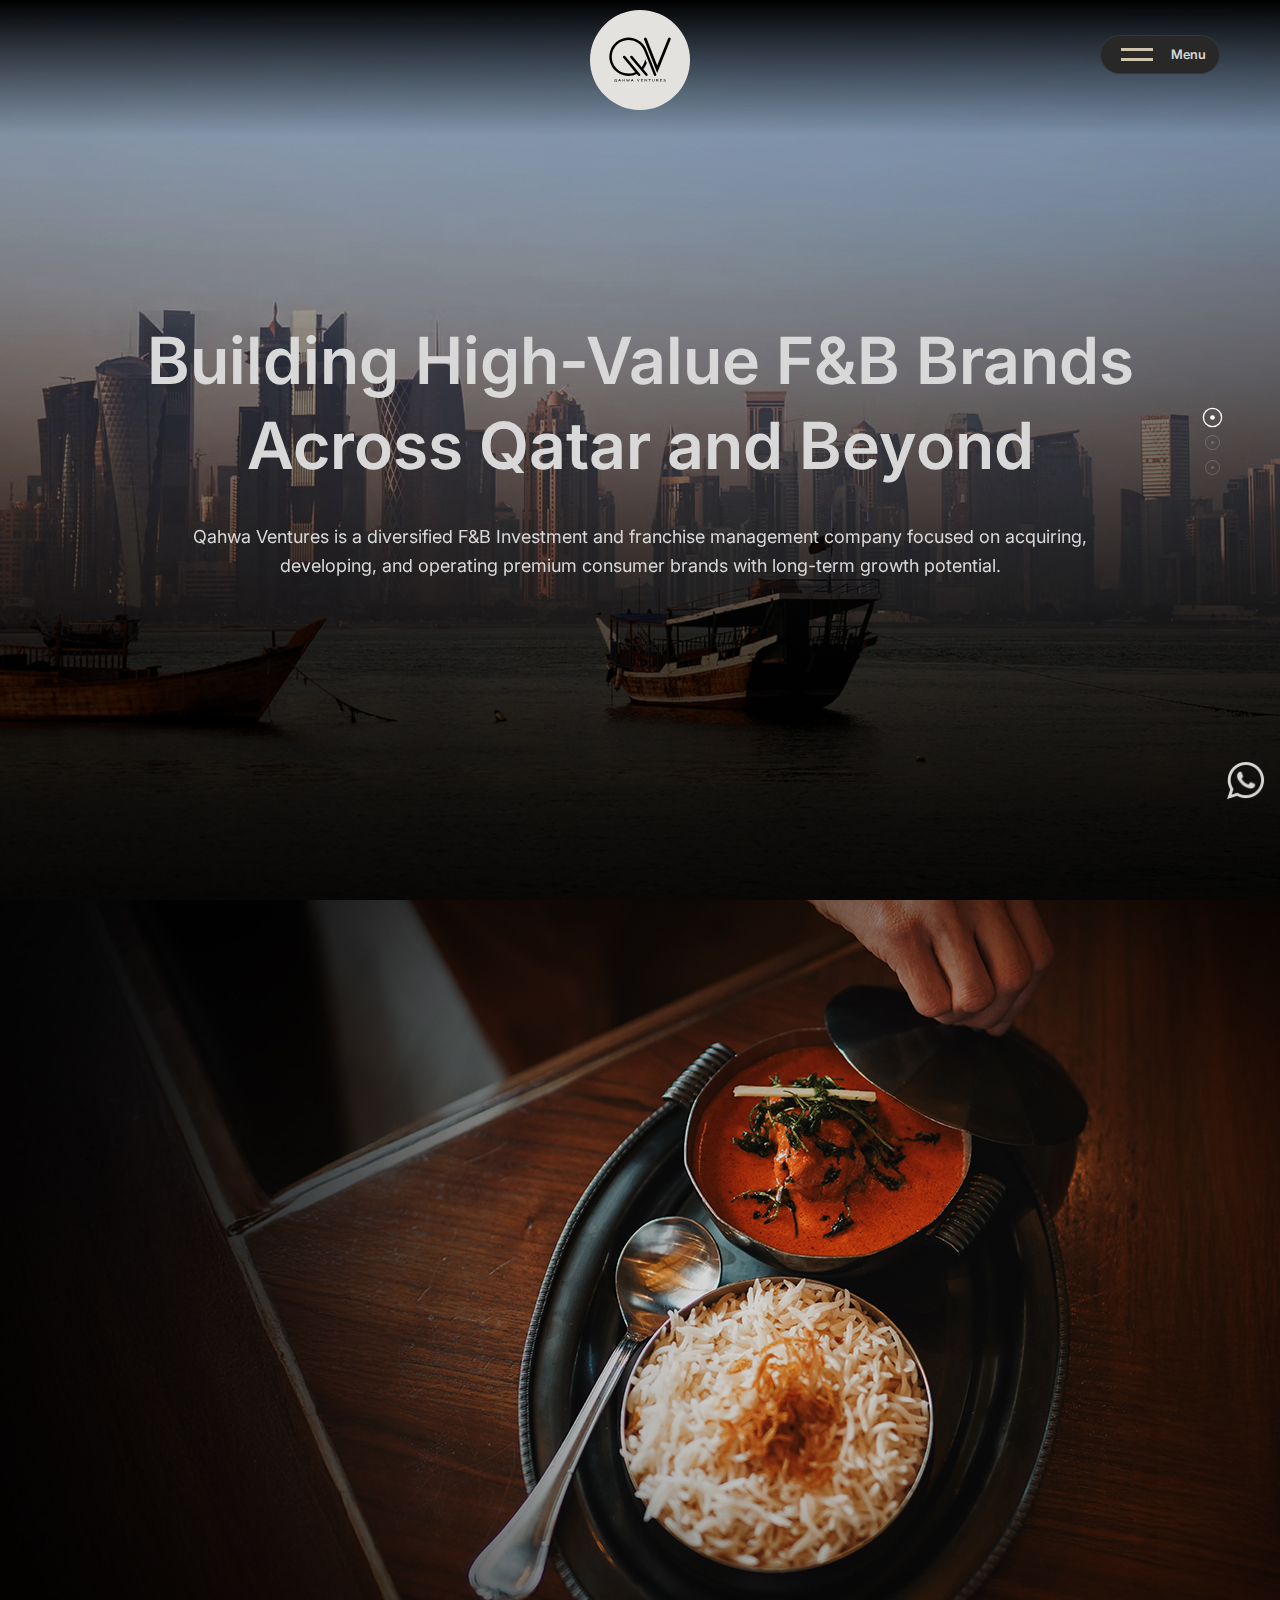
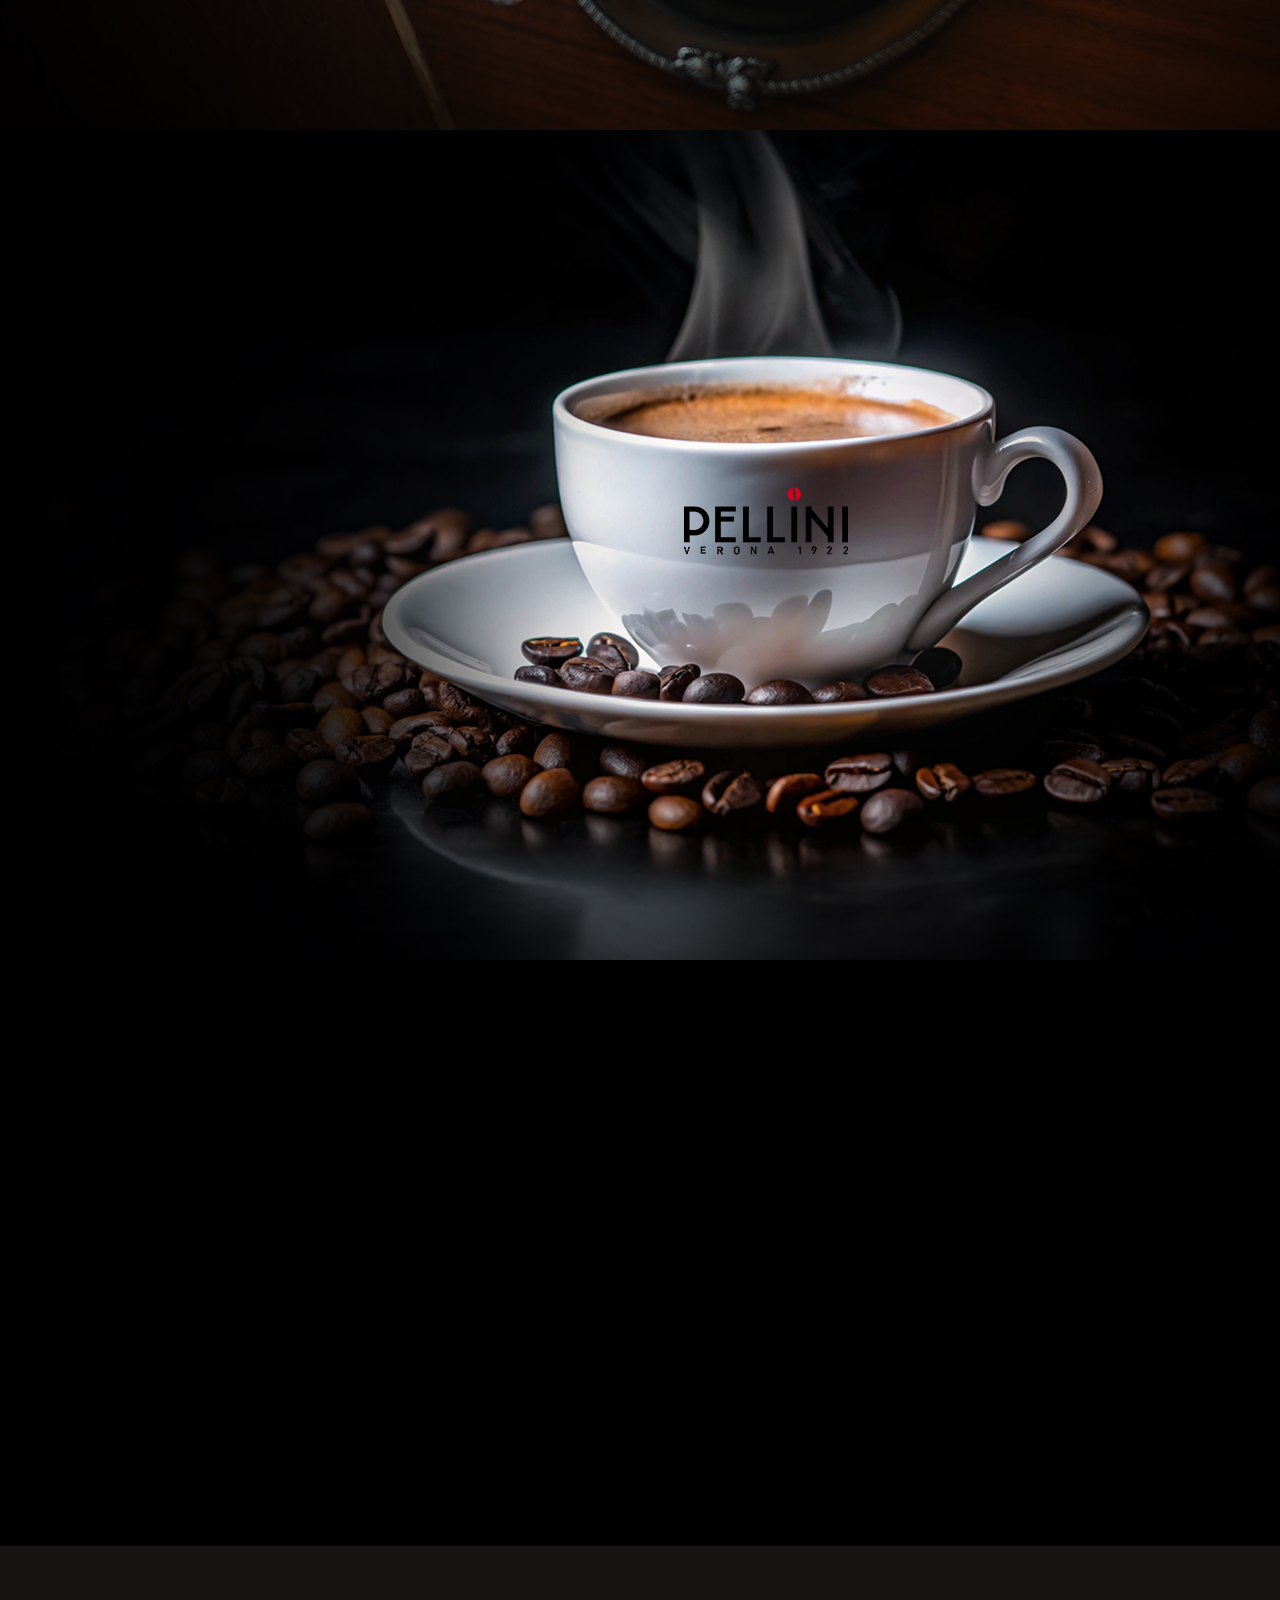
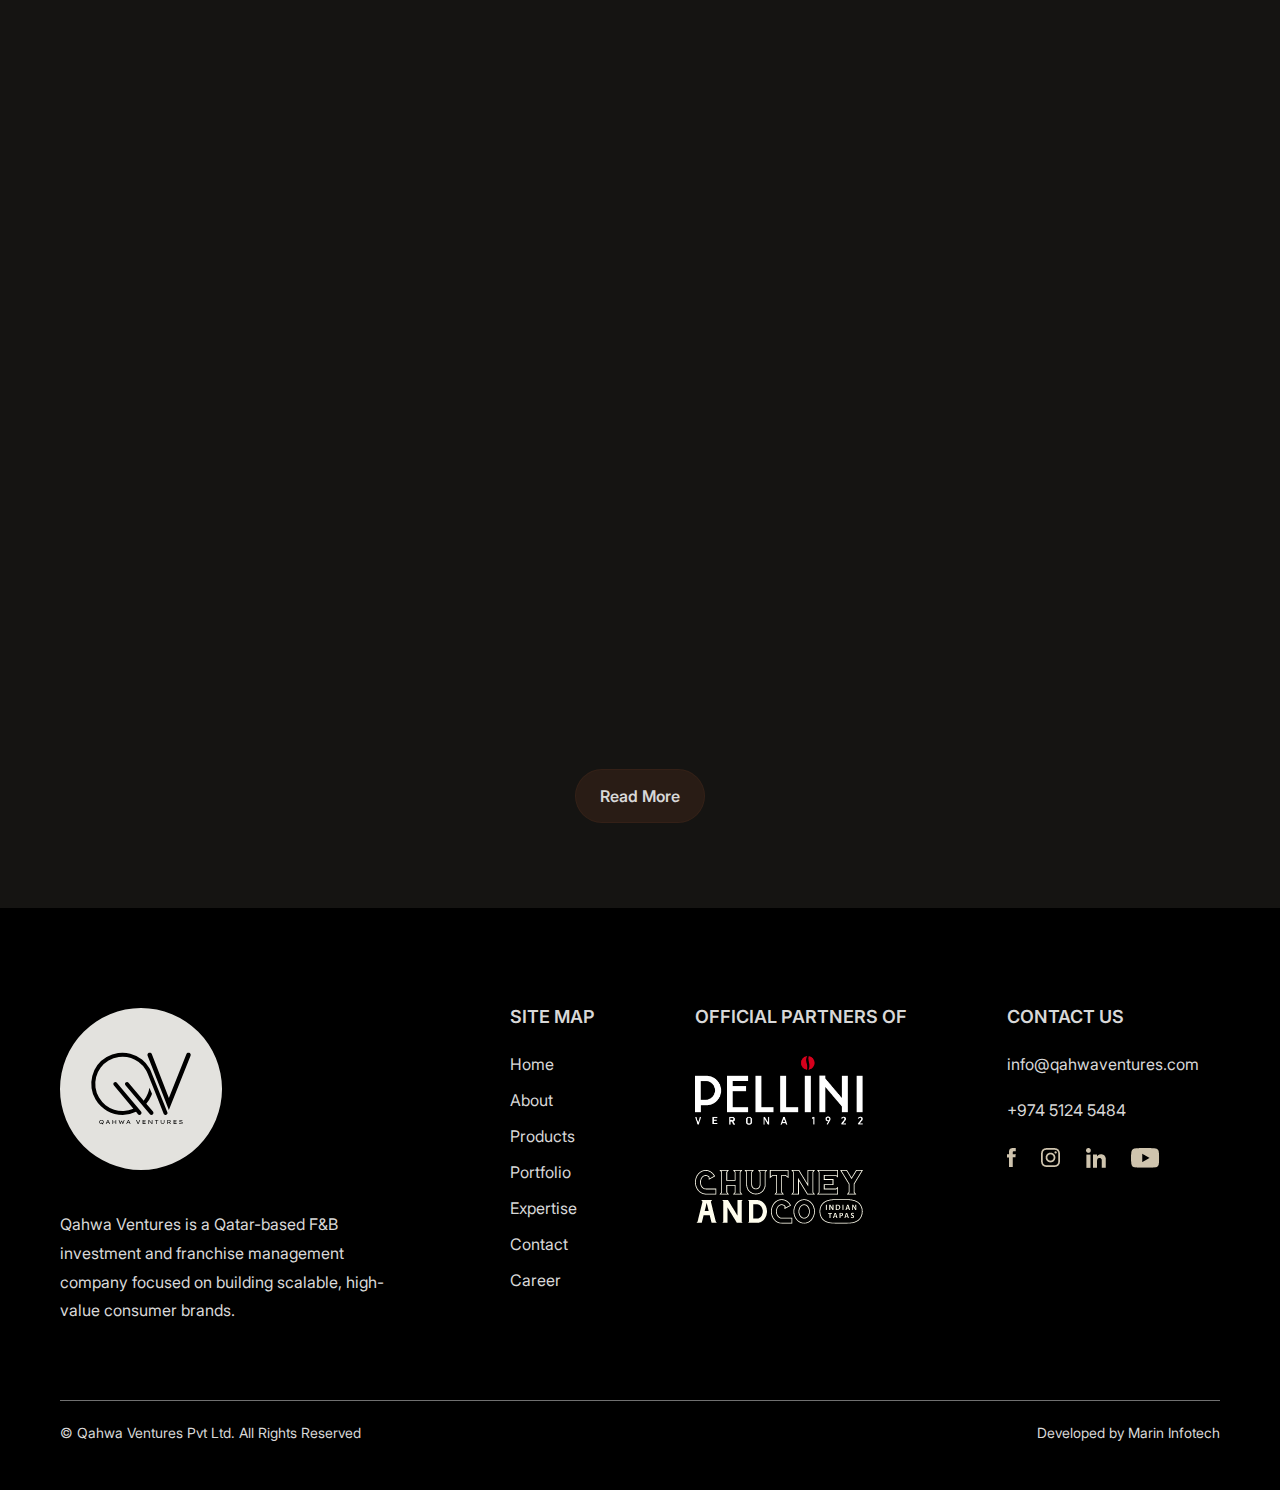
<file: index.html>
<!DOCTYPE html>
<html lang="en">

<head>
    <meta charset="UTF-8">
    <meta name="viewport" content="width=device-width, initial-scale=1.0">
    <meta name="description"
        content="Qahwa Ventures is a diversified F&B Investment and franchise management company focused on acquiring, developing, and operating premium consumer brands with long-term growth potential.">
    <title>Qahwa Ventures</title>
    <link rel="icon" type="image/svg+xml" href="assets/images/common/logo.svg">
    <link rel="stylesheet" href="assets/css/mainstyle.css">
    <link rel="stylesheet" href="assets/css/mainbreaks.css">
    <link rel="stylesheet" href="assets/css/aos.css">
    <link rel="stylesheet" href="assets/css/swiper-bundle.min.css" />
    <!-- Preload critical image -->
    <link rel="preload" as="image" href="assets/images/home/banner.png">
</head>

<body>

    <!-- Header -->
    <header class="headerWrap" id="header">
        <div class="container">
            <div class="headerSec">

                <!-- Hamburger -->
                <div class="hamburger" id="hamburger">
                    <img src="assets/images/common/hamburger.svg" width="32" loading="lazy" />
                    <span>Menu</span>
                </div>

                <!-- Logo -->
                <div class="headerNavLinks">
                    <ul class="navLinksList">
                        <li class="headerLogoSec">
                            <a href="/">
                                <img src="assets/images/common/logo.svg" width="162" height="162" class="headerLogoImg"
                                    loading="lazy" />
                            </a>
                        </li>
                        <li class="headerMenuItem"><a href="/">Home</a></li>
                        <li class="headerMenuItem"><a href="/about-us.html">About</a></li>
                        <li class="headerMenuItem"><a href="/products.html">Products</a></li>
                        <li class="headerMenuItem"><a href="/portfolio.html">Portfolio</a></li>
                        <li class="headerMenuItem"><a href="javascript://" class="expertiseLink">Expertise</a></li>
                        <li class="headerMenuItem"><a href="/contact-us.html">Contact</a></li>
                        <li class="headerMenuItem"><a href="/career.html">Career</a></li>
                    </ul>
                </div>

            </div>
        </div>
    </header>

    <!-- Mobile Sidebar -->
    <div class="mobileSidebar" id="mobileSidebar">
        <div class="sidebarOverlay" id="sidebarOverlay"></div>

        <div class="sidebarContent">
            <div class="hamburger" id="closeSidebar">
                <img src="assets/images/common/hamburger.svg" width="32" loading="lazy" />
                <span>Menu</span>
            </div>

            <nav class="sidebarNav">
                <ul class="sidebarNavList">
                    <li><a href="/">Home</a></li>
                    <li><a href="/about-us.html">About</a></li>
                    <li><a href="/products.html">Products</a></li>
                    <li><a href="/portfolio.html">Portfolio</a></li>
                    <li><a href="javascript://" class="expertiseLink">Expertise</a></li>
                    <li><a href="/contact-us.html">Contact</a></li>
                    <li><a href="/career.html">Career</a></li>
                </ul>
            </nav>
        </div>
    </div>

    <!-- WhatsApp -->
    <div class="whatsappBtnWrap">
        <a href="https://api.whatsapp.com/send?phone=97455042150" target="_blank" class="whatsappBtn">
            <img src="assets/images/common/whatsapp.png" width="38" loading="lazy" />
        </a>
    </div>

    <main>

        <!-- Banner -->
        <section class="bannerWrapper">
            <div class="bannerSwiper swiper">
                <div class="swiper-wrapper">

                    <!-- Slide 1 -->
                    <div class="bannerSlide swiper-slide"
                        style="background-image:url('assets/images/home/banner.png');">
                        <div class="bannerOverlay"></div>
                        <div class="bannerContent">
                            <h1 data-aos="fade-up">Building High-Value F&B Brands Across Qatar and Beyond</h1>
                            <p data-aos="fade-up" data-aos-delay="200">Qahwa Ventures is a diversified F&B Investment
                                and franchise management company focused
                                on
                                acquiring, developing, and operating premium consumer brands with long-term growth
                                potential.
                            </p>
                        </div>
                    </div>

                    <!-- Slide 2 -->
                    <div class="bannerSlide swiper-slide"
                        style="background-image:url('assets/images/home/banner.png');">
                        <div class="bannerOverlay"></div>
                        <div class="bannerContent">
                            <h1 data-aos="fade-up">Building High-Value F&B Brands Across Qatar and Beyond</h1>
                            <p data-aos="fade-up" data-aos-delay="200">Qahwa Ventures is a diversified F&B Investment
                                and franchise management company focused
                                on
                                acquiring, developing, and operating premium consumer brands with long-term growth
                                potential.
                            </p>
                        </div>
                    </div>

                    <!-- Slide 3 -->
                    <div class="bannerSlide swiper-slide"
                        style="background-image:url('assets/images/home/banner.png');">
                        <div class="bannerOverlay"></div>
                        <div class="bannerContent">
                            <h1 data-aos="fade-up">Building High-Value F&B Brands Across Qatar and Beyond</h1>
                            <p data-aos="fade-up" data-aos-delay="200">Qahwa Ventures is a diversified F&B Investment
                                and franchise management company focused
                                on
                                acquiring, developing, and operating premium consumer brands with long-term growth
                                potential.
                            </p>
                        </div>
                    </div>

                </div>

                <!-- Pagination (if using Swiper JS) -->
                <div class="swiper-pagination"></div>
            </div>
        </section>

        <!-- brand legacy -->
        <section class="brandLegacyWrapper">

            <div class="container">
                <div class="brandLegacyContent" data-aos="fade-up">
                    <img src="assets/images/home/Chutney-and-co-logo.svg" alt="Chutney and Co Logo" width="330"
                        height="106" class="brandLegacyImg" loading="lazy" />
                    <h2>Contemporary Indian,
                        <em></em>
                        Extraordinary Heritage
                    </h2>
                    <p>Chutney & Co. redefines modern Indian cuisine by pioneering an elevated Indian Tapas concept that
                        blends
                        rich cultural heritage with contemporary, shareable innovation.</p>
                    <div class="brandLegacyBtns">
                        <a href="https://www.socialeats.com/" target="_blank" class="brandLegacyBtn">
                            Visit Brand Legacy
                        </a>
                        <a href="/chutney-and-co.html" class="discoverBtn">
                            Discover
                        </a>
                    </div>

                </div>
            </div>

            <div class="brandLegacyRightText" data-aos="fade-up">
                <p>Under development – A flagship launch is planned for July 2026.</p>
            </div>
        </section>

        <!-- pellini -->
        <section class="pelliniSecWrap">

            <div class="container">
                <div class="pelliniSecContent" data-aos="fade-up">
                    <img src="assets/images/home/Pellini-Logo.png" alt="Pellini Logo" width="330" height="106"
                        class="pelliniSecImg" loading="lazy" />
                    <h2>Authentic Italian, Timeless Taste</h2>
                    <p>An iconic Italian coffee brand with deep heritage of over a century, globally recognised for
                        premium
                        blends and authentic café culture.</p>
                    <div class="pelliniBtns">
                        <a href="https://www.pellinicaffe.com/en/" target="_blank" class="pelliniBtn">
                            Explore Italian Heritage
                        </a>
                        <a href="/products.html" class="discoverBtn">
                            Discover
                        </a>
                    </div>
                </div>
            </div>

            <div class="pelliniSecRightText" data-aos="fade-up">
                <p>First Pellini Caffe Outlet in Abu Sidra Mall and retail sales through
                    <em></em>
                    all major hypermarkets & Supermarkets.
                </p>
            </div>
        </section>

        <!-- FAQ -->
        <section class="faqWrap">
            <div class="container">
                <div class="faqBody">

                    <!-- FAQ Item 1 -->
                    <div class="faqItem" data-aos="fade-up" data-aos-delay="0">
                        <input type="radio" name="faq" id="faq-1" class="faqInput" checked>
                        <label for="faq-1" class="faqTitle">
                            <h2>
                                Explore Our Portfolio
                                <span class="faqToggle">
                                    <img src="assets/images/home/plus-circle.svg" alt="Expand" width="38" height="38"
                                        class="faq-icon-plus" loading="lazy">
                                    <img src="assets/images/home/minus-circle.svg" alt="Collapse" width="38" height="38"
                                        class="faq-icon-minus" loading="lazy">
                                </span>
                            </h2>
                            <em></em>
                        </label>
                        <div class="faqContent">
                            <p class="faqDesc">
                                At Qahwa Ventures, our portfolio represents a curated selection of premium food &
                                beverage
                                brands, each chosen for strong brand equity, proven operating models, and regional
                                scalability.
                                We partner with globally recognized and high-growth concepts to deliver consistent
                                quality,
                                authentic experiences, and sustainable returns across our markets.
                            </p>
                            <a href="/portfolio.html" class="faqLink">Explore More +</a>
                        </div>
                    </div>

                    <!-- FAQ Item 2 -->
                    <div class="faqItem" data-aos="fade-up" data-aos-delay="100">
                        <input type="radio" name="faq" id="faq-2" class="faqInput">
                        <label for="faq-2" class="faqTitle">
                            <h2>
                                Partner With Us
                                <span class="faqToggle">
                                    <img src="assets/images/home/plus-circle.svg" alt="Expand" width="38" height="38"
                                        class="faq-icon-plus" loading="lazy">
                                    <img src="assets/images/home/minus-circle.svg" alt="Collapse" width="38" height="38"
                                        class="faq-icon-minus" loading="lazy">
                                </span>
                            </h2>
                            <em></em>
                        </label>
                        <div class="faqContent">
                            <p class="faqDesc">
                                At Qahwa Ventures, we offer strategic franchise partnership capabilities that drive
                                brand
                                expansion, operational excellence, and sustainable market penetration across Qatar
                                and
                                the GCC.
                                With deep local market expertise, strong operational infrastructure, and a
                                commitment to
                                quality
                                execution, we empower global and regional brands to scale with confidence.
                            </p>
                            <a href="/contact-us.html" class="faqLink">Explore More +</a>
                        </div>
                    </div>

                </div>
            </div>
        </section>

        <!-- news and updates -->
        <section class="blogsWrap">
            <div class="container">
                <div class="blogsHead" data-aos="fade-up">
                    <h2>News & Updates</h2>
                </div>

                <div class="blogsBody">

                    <!-- Blog Item 1 -->
                    <a href="wordress/inner.html" class="blogItemLink">
                        <div class="blogItem" data-aos="fade-up" data-aos-delay="0">
                            <div class="blogImg">
                                <img src="assets/images/home/blog-img1.png" width="410" height="258" alt="blog"
                                    loading="lazy">
                            </div>
                            <span>Sep 20, 2025</span>
                            <h5>A coffee maker is more than a gadget</h5>
                            <p>A coffee maker is a precision-designed appliance created to brew coffee with consistency,
                                convenience, and exceptional
                                flavor.</p>
                            <div class="blogLink">
                                Learn More
                                <img src="assets/images/home/arrow-right.svg" alt="arrow" width="18" height="10"
                                    loading="lazy">
                            </div>
                        </div>
                    </a>

                    <!-- Blog Item 2 -->
                    <a href="wordress/inner.html" class="blogItemLink">
                        <div class="blogItem" data-aos="fade-up" data-aos-delay="100">
                            <div class="blogImg">
                                <img src="assets/images/home/blog-img2.png" width="410" height="258" alt="blog"
                                    loading="lazy">
                            </div>
                            <span>Sep 15, 2025</span>
                            <h5>Importance of Coffee in Qatar</h5>
                            <p>Coffee holds a deep cultural, social, and economic significance in Qatar. It is more than
                                just a beverage—it is a symbol
                                of hospitality, heritage, and connection.</p>
                            <div class="blogLink">
                                Learn More
                                <img src="assets/images/home/arrow-right.svg" alt="arrow" width="18" height="10"
                                    loading="lazy">
                            </div>
                        </div>
                    </a>

                    <!-- Blog Item 3 -->
                    <a href="wordress/inner.html" class="blogItemLink">
                        <div class="blogItem" data-aos="fade-up" data-aos-delay="200">
                            <div class="blogImg">
                                <img src="assets/images/home/blog-img3.png" width="410" height="258" alt="blog"
                                    loading="lazy">
                            </div>
                            <span>Sep 10, 2025</span>
                            <h5>Qatar World Coffee Expo 2025</h5>
                            <p>While Arabic coffee remains a cultural staple, Qatar has also embraced Italian and
                                international coffee trends, making
                                cafés an integral part of modern social life. Coffee shops are now</p>
                            <div class="blogLink">
                                Learn More
                                <img src="assets/images/home/arrow-right.svg" alt="arrow" width="18" height="10"
                                    loading="lazy">
                            </div>
                        </div>
                    </a>

                    <!-- Blog Item 4 -->
                    <a href="wordress/inner.html" class="blogItemLink">
                        <div class="blogItem" data-aos="fade-up" data-aos-delay="300">
                            <div class="blogImg">
                                <img src="assets/images/home/blog-img4.png" width="410" height="258" alt="blog"
                                    loading="lazy">
                            </div>
                            <span>Sep 10, 2025</span>
                            <h5>Why is Lusail the City of the Future in Qatar?</h5>
                            <p>Qatar’s booming economy and cosmopolitan population have created a strong demand for
                                premium coffee experiences. Luxury
                                coffee brands and specialty cafés contribute</p>
                            <div class="blogLink">
                                Learn More
                                <img src="assets/images/home/arrow-right.svg" alt="arrow" width="18" height="10"
                                    loading="lazy">
                            </div>
                        </div>
                    </a>

                </div>
                <div class="blogfooter">
                    <a href="wordress/index.html" class="blogfooterLink">
                        Read More
                    </a>
                </div>
            </div>
        </section>

    </main>

    <!-- Footer Placeholder -->
    <div id="footer-placeholder"></div>

    <!-- jQuery JS -->
    <script src="assets/js/jquery.min.js"></script>
    <!-- matchHeight JS -->
    <script src="assets/js/jquery.matchHeight.js"></script>
    <!-- Swiper JS -->
    <script src="assets/js/swiper-bundle.min.js" defer></script>
    <!-- AOS JS -->
    <script src="assets/js/aos.js" defer></script>
    <!-- Main JS -->
    <script src="assets/js/header.js" defer></script>
    <script src="assets/js/main.js" defer></script>
</body>

</html>
</file>
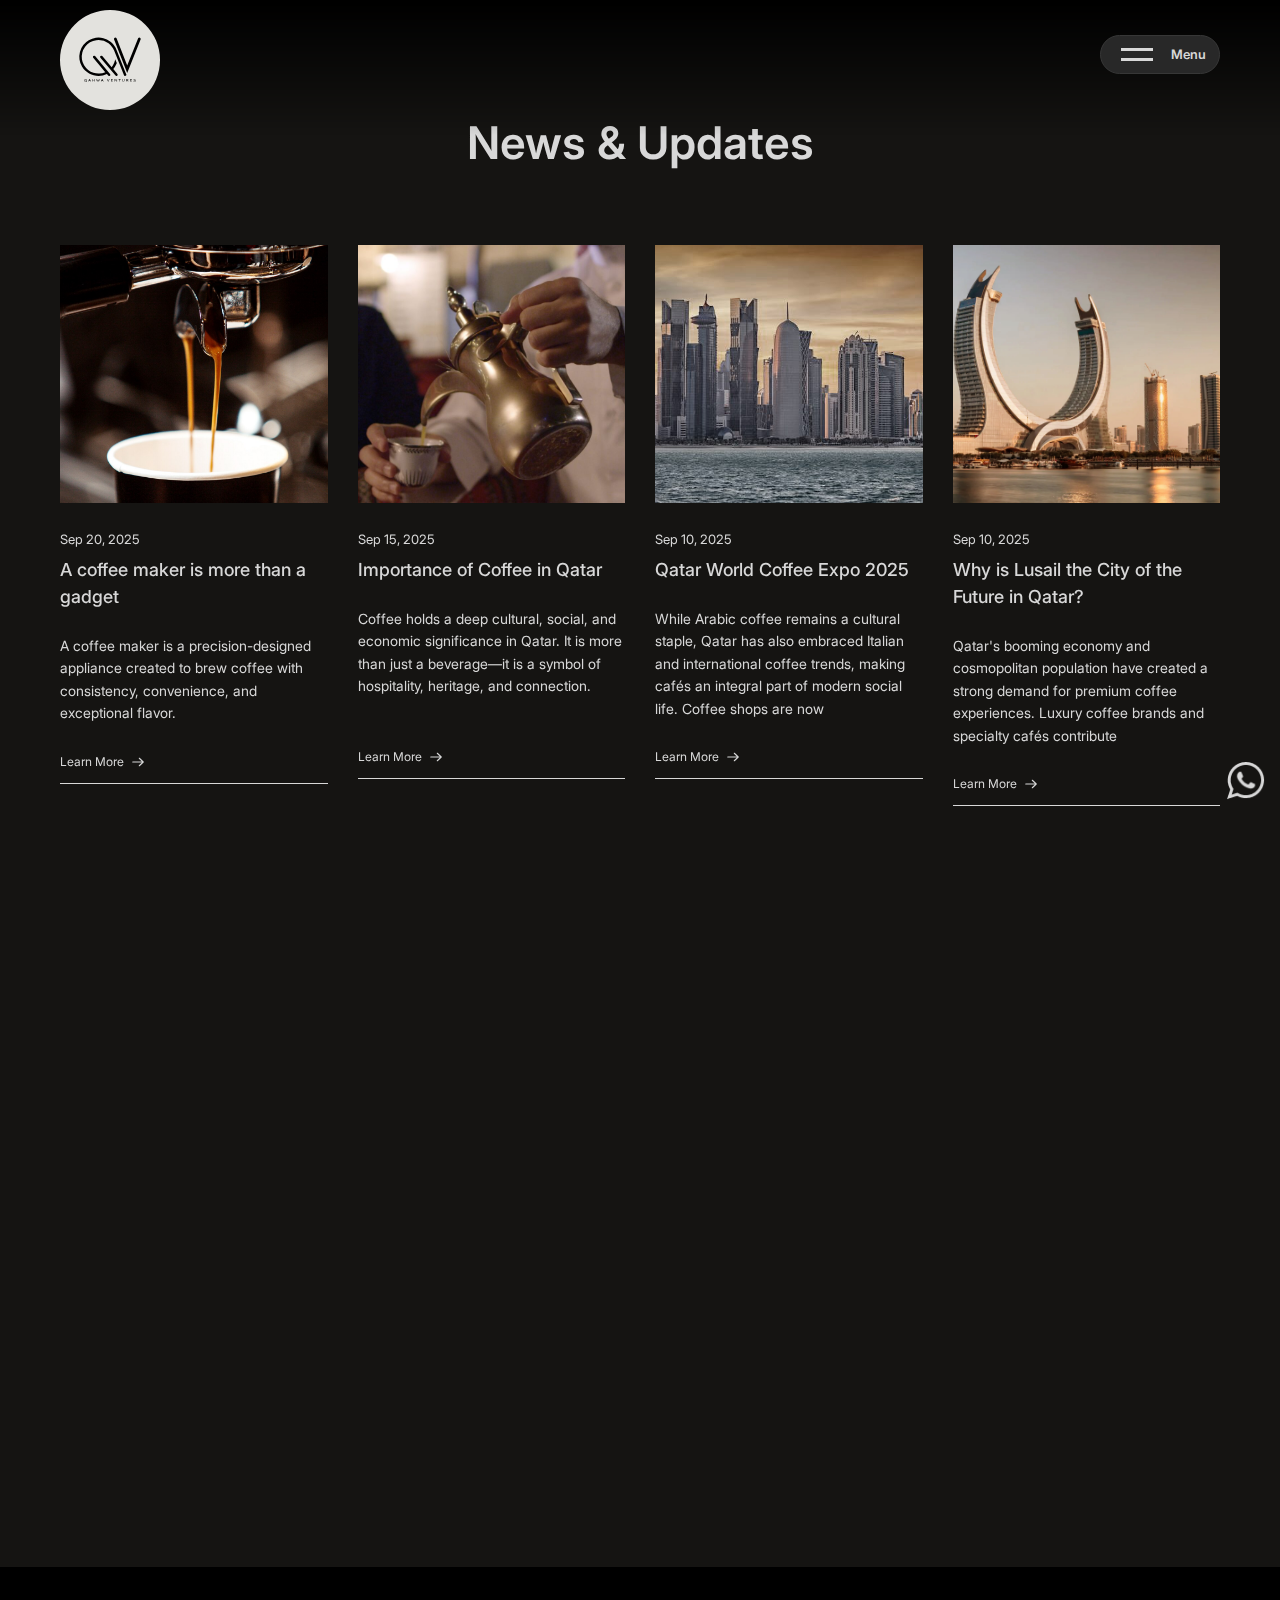
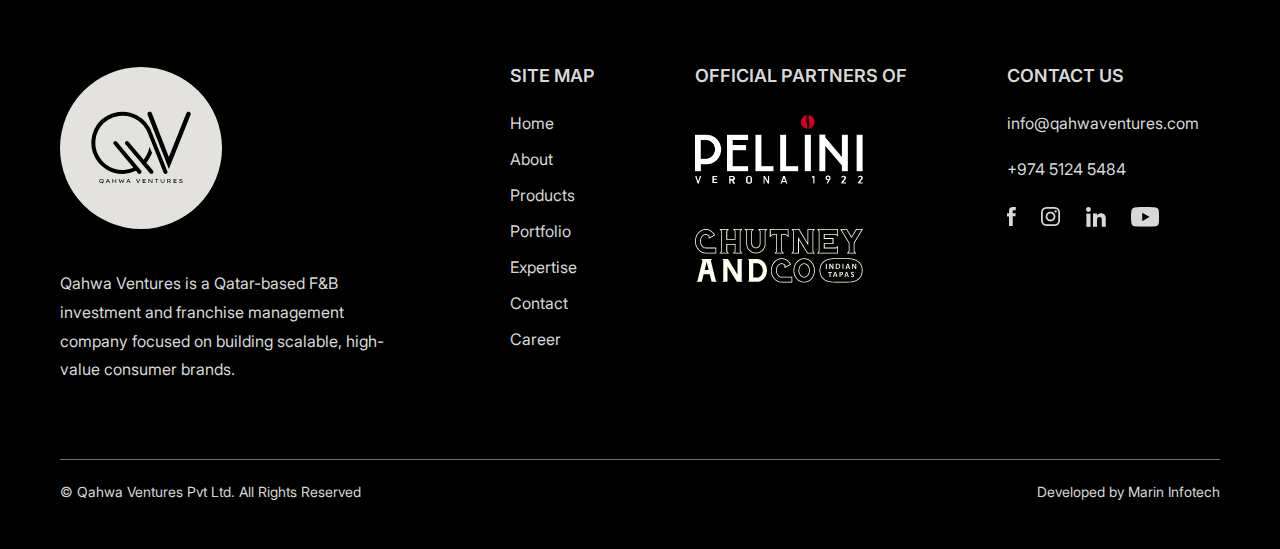
<file: wordress/index.html>
<!DOCTYPE html>
<html lang="en">

<head>
    <meta charset="UTF-8">
    <meta name="viewport" content="width=device-width, initial-scale=1.0">
    <meta name="description"
        content="Qahwa Ventures is a diversified F&B Investment and franchise management company focused on acquiring, developing, and operating premium consumer brands with long-term growth potential.">
    <title>Qahwa Ventures</title>
    <link rel="icon" type="image/svg+xml" href="assets/images/common/logo.svg">
    <!-- CSS -->
    <link rel="stylesheet" href="assets/css/header.css">
    <link rel="stylesheet" href="assets/css/footer.css">
    <link rel="stylesheet" href="assets/css/aos.css">
    <link rel="stylesheet" href="assets/css/mainstyle.css">
    <link rel="stylesheet" href="assets/css/mainbreaks.css">
</head>

<body>

    <!-- Header -->
    <header class="headerWrap staticHeaderWrap" id="header">
        <div class="container">
            <div class="headerSec">

                <!-- Hamburger -->
                <div class="hamburger" id="hamburger">
                    <img src="assets/images/common/hamburger.svg" width="32" loading="lazy" alt="Menu" />
                    <span>Menu</span>
                </div>

                <!-- Logo -->
                <div class="headerNavLinks">
                    <ul class="navLinksList">
                        <li class="headerLogoSec">
                            <a href="/">
                                <img src="assets/images/common/logo.svg" width="162" height="162" class="headerLogoImg"
                                    loading="lazy" alt="Qahwa Ventures" />
                            </a>
                        </li>
                        <li class="headerMenuItem"><a href="/">Home</a></li>
                        <li class="headerMenuItem"><a href="/about-us.html">About</a></li>
                        <li class="headerMenuItem"><a href="/portfolio.html">Portfolio</a></li>
                        <li class="headerMenuItem"><a href="javascript://" class="expertiseLink">Expertise</a></li>
                        <li class="headerMenuItem"><a href="/contact-us.html">Contact</a></li>
                        <li class="headerMenuItem"><a href="/career.html">Career</a></li>
                    </ul>
                </div>

            </div>
        </div>
    </header>

    <!-- Mobile Sidebar -->
    <div class="mobileSidebar staticMobileSidebar" id="mobileSidebar">
        <div class="sidebarOverlay" id="sidebarOverlay"></div>

        <div class="sidebarContent">
            <div class="hamburger" id="closeSidebar">
                <img src="assets/images/common/hamburger.svg" width="32" loading="lazy" alt="Close Menu" />
                <span>Menu</span>
            </div>

            <nav class="sidebarNav">
                <ul class="sidebarNavList">
                    <li><a href="/">Home</a></li>
                    <li><a href="/about-us.html">About</a></li>
                    <li><a href="/portfolio.html">Portfolio</a></li>
                    <li><a href="javascript://" class="expertiseLink">Expertise</a></li>
                    <li><a href="/contact-us.html">Contact</a></li>
                    <li><a href="/career.html">Career</a></li>
                </ul>
            </nav>
        </div>
    </div>

    <!-- WhatsApp -->
    <div class="whatsappBtnWrap">
        <a href="https://api.whatsapp.com/send?phone=97455042150&text=Hello%20Qahwa%20Ventures%20Team%2C%0AI%20recently%20visited%20your%20website%20and%20am%20interested%20in%20learning%20more%20about%20your%20F%26B%20investment%20opportunities%20and%20franchise%20development%20and%20management%20services." target="_blank" class="whatsappBtn">
            <img src="assets/images/common/whatsapp.png" width="38" loading="lazy" alt="WhatsApp" />
        </a>
    </div>
    <!-- Header -->

    <!-- Main Content -->
    <main>
        <!-- news and updates -->
        <section class="blogsWrap">
            <div class="container">
                <div class="blogsHead" data-aos="fade-up">
                    <h2>News &amp; Updates</h2>
                </div>

                <div class="blogsBody">

                    <!-- Blog Item 1 -->
                    <a href="inner.html" class="blogItemLink">
                        <div class="blogItem" data-aos="fade-up" data-aos-delay="0">
                            <div class="blogImg">
                                <img src="assets/images/home/blog-img1.png" width="410" height="258" alt="blog"
                                    loading="lazy">
                            </div>
                            <span>Sep 20, 2025</span>
                            <h5>A coffee maker is more than a gadget</h5>
                            <p>A coffee maker is a precision-designed appliance created to brew coffee with consistency,
                                convenience, and exceptional
                                flavor.</p>
                            <div class="blogLink">
                                Learn More
                                <img src="assets/images/home/arrow-right.svg" alt="arrow" width="18" height="10"
                                    loading="lazy">
                            </div>
                        </div>
                    </a>

                    <!-- Blog Item 2 -->
                    <a href="inner.html" class="blogItemLink">
                        <div class="blogItem" data-aos="fade-up" data-aos-delay="100">
                            <div class="blogImg">
                                <img src="assets/images/home/blog-img2.png" width="410" height="258" alt="blog"
                                    loading="lazy">
                            </div>
                            <span>Sep 15, 2025</span>
                            <h5>Importance of Coffee in Qatar</h5>
                            <p>Coffee holds a deep cultural, social, and economic significance in Qatar. It is more than
                                just a beverage—it is a symbol
                                of hospitality, heritage, and connection.</p>
                            <div class="blogLink">
                                Learn More
                                <img src="assets/images/home/arrow-right.svg" alt="arrow" width="18" height="10"
                                    loading="lazy">
                            </div>
                        </div>
                    </a>

                    <!-- Blog Item 3 -->
                    <a href="inner.html" class="blogItemLink">
                        <div class="blogItem" data-aos="fade-up" data-aos-delay="200">
                            <div class="blogImg">
                                <img src="assets/images/home/blog-img3.png" width="410" height="258" alt="blog"
                                    loading="lazy">
                            </div>
                            <span>Sep 10, 2025</span>
                            <h5>Qatar World Coffee Expo 2025</h5>
                            <p>While Arabic coffee remains a cultural staple, Qatar has also embraced Italian and
                                international coffee trends, making
                                cafés an integral part of modern social life. Coffee shops are now</p>
                            <div class="blogLink">
                                Learn More
                                <img src="assets/images/home/arrow-right.svg" alt="arrow" width="18" height="10"
                                    loading="lazy">
                            </div>
                        </div>
                    </a>

                    <!-- Blog Item 4 -->
                    <a href="inner.html" class="blogItemLink">
                        <div class="blogItem" data-aos="fade-up" data-aos-delay="300">
                            <div class="blogImg">
                                <img src="assets/images/home/blog-img4.png" width="410" height="258" alt="blog"
                                    loading="lazy">
                            </div>
                            <span>Sep 10, 2025</span>
                            <h5>Why is Lusail the City of the Future in Qatar?</h5>
                            <p>Qatar's booming economy and cosmopolitan population have created a strong demand for
                                premium coffee experiences. Luxury
                                coffee brands and specialty cafés contribute</p>
                            <div class="blogLink">
                                Learn More
                                <img src="assets/images/home/arrow-right.svg" alt="arrow" width="18" height="10"
                                    loading="lazy">
                            </div>
                        </div>
                    </a>

                    <!-- Blog Item 5 (row 2) -->
                    <a href="inner.html" class="blogItemLink">
                        <div class="blogItem" data-aos="fade-up" data-aos-delay="400">
                            <div class="blogImg">
                                <img src="assets/images/home/blog-img1.png" width="410" height="258" alt="blog"
                                    loading="lazy">
                            </div>
                            <span>Sep 20, 2025</span>
                            <h5>A coffee maker is more than a gadget</h5>
                            <p>A coffee maker is a precision-designed appliance created to brew coffee with consistency,
                                convenience, and exceptional
                                flavor.</p>
                            <div class="blogLink">
                                Learn More
                                <img src="assets/images/home/arrow-right.svg" alt="arrow" width="18" height="10"
                                    loading="lazy">
                            </div>
                        </div>
                    </a>

                    <!-- Blog Item 6 (row 2) -->
                    <a href="inner.html" class="blogItemLink">
                        <div class="blogItem" data-aos="fade-up" data-aos-delay="500">
                            <div class="blogImg">
                                <img src="assets/images/home/blog-img2.png" width="410" height="258" alt="blog"
                                    loading="lazy">
                            </div>
                            <span>Sep 15, 2025</span>
                            <h5>Importance of Coffee in Qatar</h5>
                            <p>Coffee holds a deep cultural, social, and economic significance in Qatar. It is more than
                                just a beverage—it is a symbol
                                of hospitality, heritage, and connection.</p>
                            <div class="blogLink">
                                Learn More
                                <img src="assets/images/home/arrow-right.svg" alt="arrow" width="18" height="10"
                                    loading="lazy">
                            </div>
                        </div>
                    </a>

                    <!-- Blog Item 7 (row 2) -->
                    <a href="inner.html" class="blogItemLink">
                        <div class="blogItem" data-aos="fade-up" data-aos-delay="600">
                            <div class="blogImg">
                                <img src="assets/images/home/blog-img3.png" width="410" height="258" alt="blog"
                                    loading="lazy">
                            </div>
                            <span>Sep 10, 2025</span>
                            <h5>Qatar World Coffee Expo 2025</h5>
                            <p>While Arabic coffee remains a cultural staple, Qatar has also embraced Italian and
                                international coffee trends, making
                                cafés an integral part of modern social life. Coffee shops are now</p>
                            <div class="blogLink">
                                Learn More
                                <img src="assets/images/home/arrow-right.svg" alt="arrow" width="18" height="10"
                                    loading="lazy">
                            </div>
                        </div>
                    </a>

                    <!-- Blog Item 8 (row 2) -->
                    <a href="inner.html" class="blogItemLink">
                        <div class="blogItem" data-aos="fade-up" data-aos-delay="700">
                            <div class="blogImg">
                                <img src="assets/images/home/blog-img4.png" width="410" height="258" alt="blog"
                                    loading="lazy">
                            </div>
                            <span>Sep 10, 2025</span>
                            <h5>Why is Lusail the City of the Future in Qatar?</h5>
                            <p>Qatar's booming economy and cosmopolitan population have created a strong demand for
                                premium coffee experiences. Luxury
                                coffee brands and specialty cafés contribute</p>
                            <div class="blogLink">
                                Learn More
                                <img src="assets/images/home/arrow-right.svg" alt="arrow" width="18" height="10"
                                    loading="lazy">
                            </div>
                        </div>
                    </a>

                </div>
            </div>
        </section>
    </main>

    <!-- Footer -->
    <footer class="footerWrap">
        <div class="container">

            <div class="footerContent">

                <!-- Logo Section -->
                <div class="footerLogoSec">

                    <img src="assets/images/common/logo.svg" alt="Qahwa Ventures" class="mainLogo" width="162"
                        height='162'>

                    <p>
                        Qahwa Ventures is a Qatar-based F&amp;B investment and franchise management
                        company focused on building scalable, high-value consumer brands.
                    </p>

                </div>

                <!-- Links & Contact -->
                <div class="footerContactSec">

                    <!-- Navigation -->
                    <div class="sitemapSec">
                        <h4>Site Map</h4>
                        <ul class="footerLinkNav">
                            <li><a href="/">Home</a></li>
                            <li><a href="/about-us.html">About</a></li>
                            <li><a href="/products.html">Products</a></li>
                            <li><a href="/portfolio.html">Portfolio</a></li>
                            <li><a href="javascript://" class="expertiseLink">Expertise</a></li>
                            <li><a href="/contact-us.html">Contact</a></li>
                            <li><a href="/career.html">Career</a></li>
                        </ul>
                    </div>

                    <div class="officialPartnerSec">
                        <h4>official partners of</h4>
                        <div class="officialPartnerImgSec">
                            <a href="https://www.pellinicaffe.com/en/" target="_blank">
                                <img src="assets/images/common/Pellini-Logo.png" alt="Official Partner" width="168"
                                    height="53" />
                            </a>
                            <a href="https://www.socialeats.com/" target="_blank">
                                <img src="assets/images/common/chutney-co-logo.png" alt="Official Partner" width="168"
                                    height="53" />
                            </a>
                        </div>
                    </div>

                    <!-- Contact us -->
                    <div class="footerContact">
                        <h4 class="footerTitle">Contact Us</h4>
                        <div class="phoneSec">
                            <a href="mailto:info@qahwaventures.com">info@qahwaventures.com</a>
                            <a href="tel:+97451245484">+974 5124 5484</a>
                        </div>
                        <div class="socialMediaLinks">
                            <a href="javascript://"><img src="assets/images/common/facebook.png" alt="Facebook"
                                    class="socialMediaLogo"></a>
                            <a href="javascript://"><img src="assets/images/common/instagram.png" alt="Instagram"
                                    class="socialMediaLogo"></a>
                            <a href="javascript://"><img src="assets/images/common/linkedin.png" alt="LinkedIn"
                                    class="socialMediaLogo"></a>
                            <a href="javascript://"><img src="assets/images/common/youtube.png" alt="YouTube"
                                    class="socialMediaLogo"></a>
                        </div>
                    </div>

                </div>
            </div>

            <!-- Bottom Bar -->
            <div class="footerBottomSec">
                <span>&copy; Qahwa Ventures Pvt Ltd. All Rights Reserved</span>
                <span>
                    Developed by
                    <a href="https://marininfotech.in/" target="_blank">Marin Infotech</a>
                </span>
            </div>

        </div>
    </footer>
    <!-- Footer -->

    <!-- jQuery -->
    <script src="assets/js/jquery.min.js"></script>
    <!-- matchHeight -->
    <script src="assets/js/jquery.matchHeight.js"></script>
    <!-- AOS -->
    <script src="assets/js/aos.js"></script>
    <!-- Page JS (component loader + header logic + page logic) -->
    <script src="assets/js/main.js"></script>
</body>

</html>
</file>
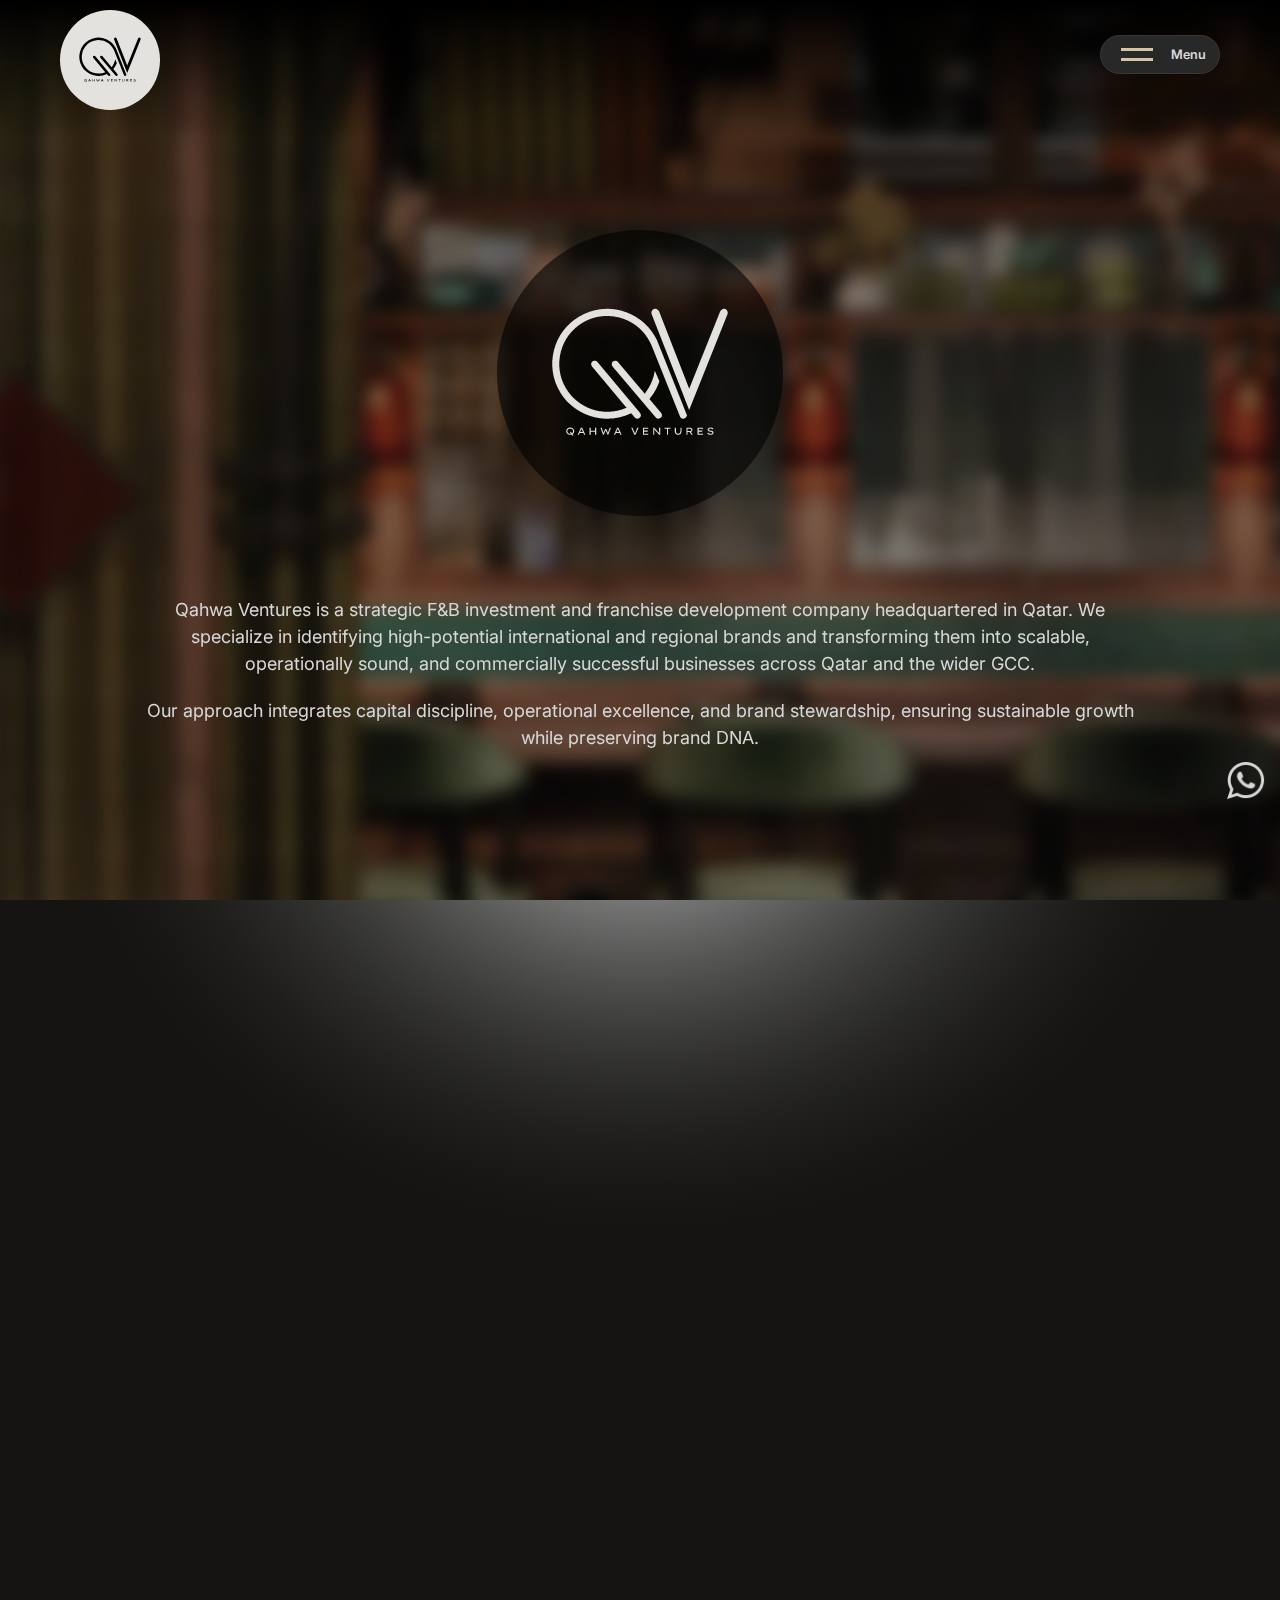
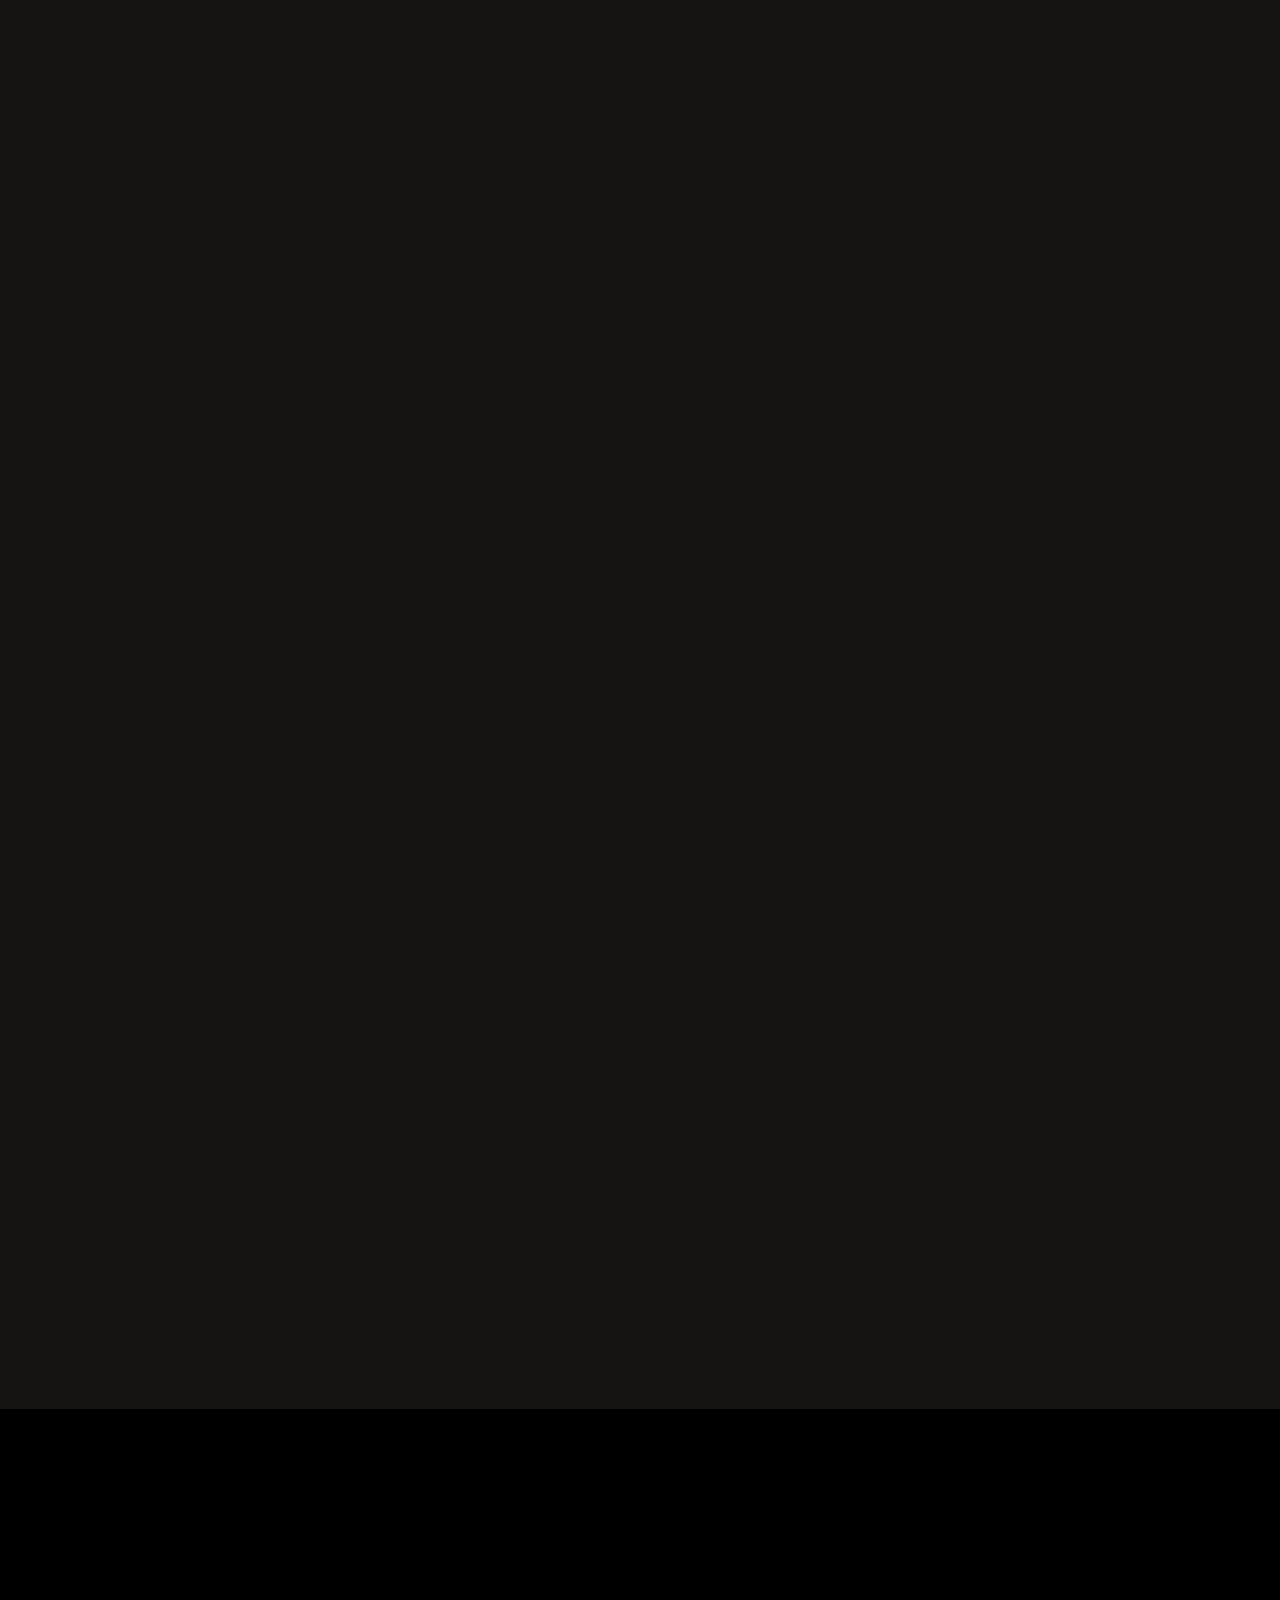
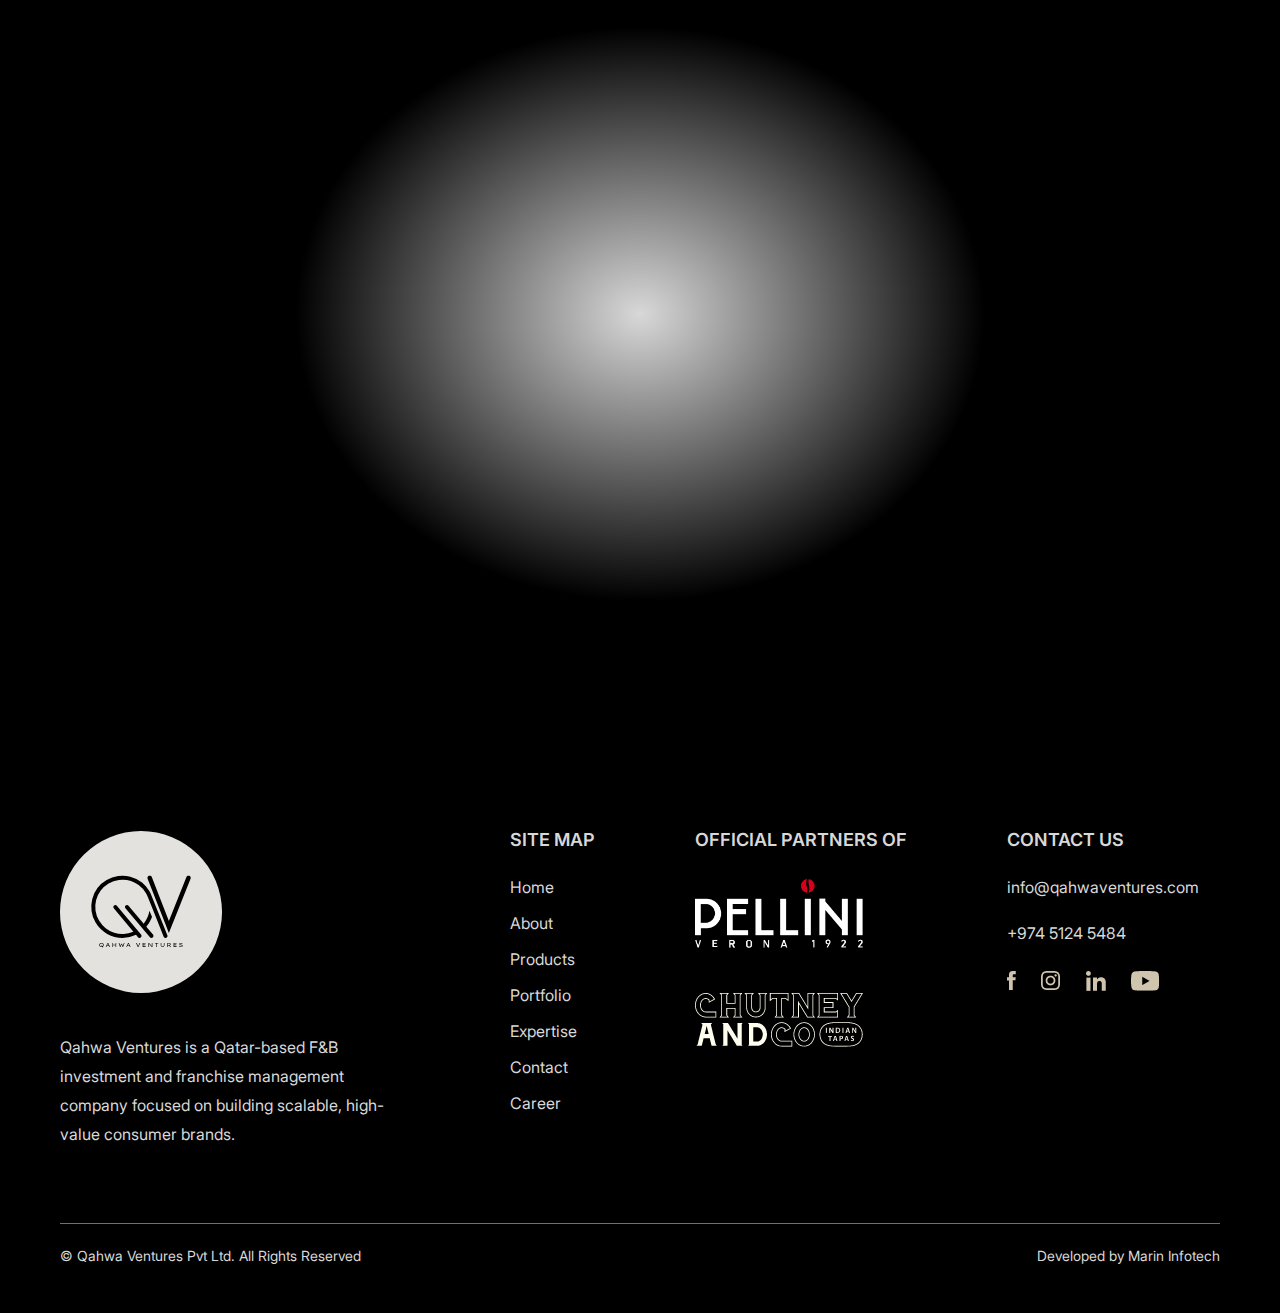
<file: about-us.html>
<!DOCTYPE html>
<html lang="en">

<head>
    <meta charset="UTF-8">
    <meta name="viewport" content="width=device-width, initial-scale=1.0">
    <meta name="description"
        content="Learn more about Qahwa Ventures, a diversified F&B Investment and franchise management company.">
    <title>About Us - Qahwa Ventures</title>
    <link rel="icon" type="image/svg+xml" href="assets/images/common/logo.svg">
    <link rel="stylesheet" href="assets/css/mainstyle.css">
    <link rel="stylesheet" href="assets/css/mainbreaks.css">
    <link rel="stylesheet" href="assets/css/static.css">
    <link rel="stylesheet" href="assets/css/staticbreaks.css">
    <link rel="stylesheet" href="assets/css/aos.css">
</head>

<body>

    <!-- Header -->
    <header class="headerWrap staticHeaderWrap" id="header">
        <div class="container">
            <div class="headerSec">

                <!-- Hamburger -->
                <div class="hamburger" id="hamburger">
                    <img src="assets/images/common/hamburger.svg" width="32" loading="lazy" />
                    <span>Menu</span>
                </div>

                <!-- Logo -->
                <div class="headerNavLinks">
                    <ul class="navLinksList">
                        <li class="headerLogoSec">
                            <a href="/">
                                <img src="assets/images/common/logo.svg" width="162" height="162" class="headerLogoImg"
                                    loading="lazy" />
                            </a>
                        </li>
                        <li class="headerMenuItem"><a href="/">Home</a></li>
                        <li class="headerMenuItem"><a href="/about-us.html" class="active">About</a></li>
                        <li class="headerMenuItem"><a href="/products.html">Products</a></li>
                        <li class="headerMenuItem"><a href="/portfolio.html">Portfolio</a></li>
                        <li class="headerMenuItem"><a href="javascript://" class="expertiseLink">Expertise</a></li>
                        <li class="headerMenuItem"><a href="/contact-us.html">Contact</a></li>
                        <li class="headerMenuItem"><a href="/career.html">Career</a></li>
                    </ul>
                </div>

            </div>
        </div>
    </header>

    <!-- Mobile Sidebar -->
    <div class="mobileSidebar staticMobileSidebar" id="mobileSidebar">
        <div class="sidebarOverlay" id="sidebarOverlay"></div>

        <div class="sidebarContent">
            <div class="hamburger" id="closeSidebar">
                <img src="assets/images/common/hamburger.svg" width="32" loading="lazy" />
                <span>Menu</span>
            </div>

            <nav class="sidebarNav">
                <ul class="sidebarNavList">
                    <li><a href="/">Home</a></li>
                    <li><a href="/about-us.html" class="active">About</a></li>
                    <li><a href="/products.html">Products</a></li>
                    <li><a href="/portfolio.html">Portfolio</a></li>
                    <li><a href="javascript://" class="expertiseLink">Expertise</a></li>
                    <li><a href="/contact-us.html">Contact</a></li>
                    <li><a href="/career.html">Career</a></li>
                </ul>
            </nav>
        </div>
    </div>

    <!-- WhatsApp -->
    <div class="whatsappBtnWrap">
        <a href="https://api.whatsapp.com/send?phone=97455042150&text=Hello%20Qahwa%20Ventures%20Team%2C%0AI%20recently%20visited%20your%20website%20and%20am%20interested%20in%20learning%20more%20about%20your%20F%26B%20investment%20opportunities%20and%20franchise%20development%20and%20management%20services." target="_blank" class="whatsappBtn">
            <img src="assets/images/common/whatsapp.png" width="38" loading="lazy" />
        </a>
    </div>

    <main>

        <!-- Banner -->
        <section class="aboutBannerwrap">
            <div class="container">
                <div class="aboutBannerContent">
                    <h1 data-aos="fade-up">
                        <img src="assets/images/about/Qv-logo.png" alt="About Us" width="286" height="286">
                    </h1>
                    <p data-aos="fade-up" data-aos-delay="100">
                        Qahwa Ventures is a strategic F&B investment and franchise development company headquartered
                        in Qatar. We specialize in
                        identifying high-potential international and regional brands and transforming them into
                        scalable, operationally sound,
                        and commercially successful businesses across Qatar and the wider GCC.
                    </p>
                    <p data-aos="fade-up" data-aos-delay="200">
                        Our approach integrates capital discipline, operational excellence, and brand stewardship,
                        ensuring sustainable growth
                        while preserving brand DNA.
                    </p>
                </div>
            </div>
        </section>

        <!-- Our Expertise -->
        <section class="ourExpertiseWrap" id="our-expertise">
            <div class="expertiseLine line1">
                <!-- <img src="assets/images/about/expertise-line1.svg" width="486" height="750"> -->
                <svg xmlns="http://www.w3.org/2000/svg" width="486" height="750" viewBox="0 0 638 953.549">
                    <g id="Group_3640" data-name="Group 3640" transform="translate(-584 -1278)">
                        <path id="Path_3591" data-name="Path 3591"
                            d="M-14084-493s503.664,107.019,314.314,516.669,74.646,473.373,289.485,384.16"
                            transform="translate(14685 1788)" fill="none" stroke="#707070" stroke-width="1" />
                        <g id="Ellipse_26" data-name="Ellipse 26" transform="translate(584 1278)" fill="#424241"
                            stroke="#707070" stroke-width="1">
                            <circle cx="17.5" cy="17.5" r="17.5" stroke="none" />
                            <circle cx="17.5" cy="17.5" r="17" fill="none" />
                        </g>
                        <g id="Ellipse_27" data-name="Ellipse 27" transform="translate(1187 2180)" fill="#424241"
                            stroke="#707070" stroke-width="1">
                            <circle cx="17.5" cy="17.5" r="17.5" stroke="none" />
                            <circle cx="17.5" cy="17.5" r="17" fill="none" />
                        </g>
                    </g>
                </svg>

            </div>
            <div class="expertiseLine line2">
                <!-- <img src="assets/images/about/expertise-line2.svg" width="486" height="750"> -->
                <svg xmlns="http://www.w3.org/2000/svg" width="486" height="750" viewBox="0 0 660 860.729">
                    <g id="Group_3641" data-name="Group 3641" transform="translate(-584 -2225)">
                        <path id="Path_3592" data-name="Path 3592"
                            d="M-13445.8-493s-532.359,97.062-332.223,468.6-78.9,429.33-305.978,348.418"
                            transform="translate(14678.8 2729.271)" fill="none" stroke="#707070" stroke-width="1" />
                        <g id="Ellipse_29" data-name="Ellipse 29" transform="translate(1209 2225)" fill="#424241"
                            stroke="#707070" stroke-width="1">
                            <circle cx="17.5" cy="17.5" r="17.5" stroke="none" />
                            <circle cx="17.5" cy="17.5" r="17" fill="none" />
                        </g>
                        <g id="Ellipse_28" data-name="Ellipse 28" transform="translate(584 3038)" fill="#424241"
                            stroke="#707070" stroke-width="1">
                            <circle cx="17.5" cy="17.5" r="17.5" stroke="none" />
                            <circle cx="17.5" cy="17.5" r="17" fill="none" />
                        </g>
                    </g>
                </svg>

            </div>
            <div class="container">
                <div class="ourExpertiseTitle">
                    <h2 data-aos="fade-up">Our Expertise</h2>
                </div>
                <div class="ourExpertiseContent">
                    <!-- item 1 -->
                    <div class="ourExpertiseContentItem item1">
                        <h3 data-aos="fade-up">Franchise Acquisition <em></em>& Development</h3>
                        <p data-aos="fade-up" data-aos-delay="100">We partner with established brands to manage market
                            entry, localization,
                            <em></em> regulatory
                            approvals, and full franchise
                            rollout.
                        </p>
                        <div class="ourExpertiseImgGrid">
                            <div class="ourExpertiseImgGridItem" data-aos="fade-up" data-aos-delay="0">
                                <div class="ourExpertiseImgGridItemImg">
                                    <img src="assets/images/about/Market-analysis.png" alt="Our Expertise" width="55"
                                        height="55">
                                </div>
                                <div class="ourExpertiseImgGridItemContent">
                                    <h4>Market analysis</h4>
                                </div>
                            </div>
                            <div class="ourExpertiseImgGridItem" data-aos="fade-up" data-aos-delay="100">
                                <div class="ourExpertiseImgGridItemImg">
                                    <img src="assets/images/about/Site-Selection.png" alt="Our Expertise" width="55"
                                        height="55">
                                </div>
                                <div class="ourExpertiseImgGridItemContent">
                                    <h4>Site Selection</h4>
                                </div>
                            </div>
                            <div class="ourExpertiseImgGridItem" data-aos="fade-up" data-aos-delay="200">
                                <div class="ourExpertiseImgGridItemImg">
                                    <img src="assets/images/about/Approvals-&-Fit-out.png" alt="Our Expertise"
                                        width="55" height="55">
                                </div>
                                <div class="ourExpertiseImgGridItemContent">
                                    <h4>Approvals & Fit out</h4>
                                </div>
                            </div>
                            <div class="ourExpertiseImgGridItem" data-aos="fade-up" data-aos-delay="300">
                                <div class="ourExpertiseImgGridItemImg">
                                    <img src="assets/images/about/Launch-&-Stabilization.png" alt="Our Expertise"
                                        width="55" height="55">
                                </div>
                                <div class="ourExpertiseImgGridItemContent">
                                    <h4>Launch & Stabilization</h4>
                                </div>
                            </div>
                        </div>
                    </div>

                    <!-- item 2 -->
                    <div class="ourExpertiseContentItem item2">
                        <span data-aos="fade-up">Our Development Model</span>
                        <p data-aos="fade-up" data-aos-delay="100">We manage the complete franchise lifecycle:</p>
                        <ul>
                            <li data-aos="fade-up" data-aos-delay="200"><span><img src="assets/images/about/qv-icon.png"
                                        width="20" height="12"></span>Market &
                                feasibility analysis</li>
                            <li data-aos="fade-up" data-aos-delay="300"><span><img src="assets/images/about/qv-icon.png"
                                        width="20" height="12"></span>Site
                                selection and commercial evaluation</li>
                            <li data-aos="fade-up" data-aos-delay="400"><span><img src="assets/images/about/qv-icon.png"
                                        width="20" height="12"></span>Concept
                                localization and authority approvals</li>
                            <li data-aos="fade-up" data-aos-delay="500"><span><img src="assets/images/about/qv-icon.png"
                                        width="20" height="12"></span>Design
                                coordination and fit-out oversight</li>
                            <li data-aos="fade-up" data-aos-delay="600"><span><img src="assets/images/about/qv-icon.png"
                                        width="20" height="12"></span>Pre-opening recruitment and training</li>
                            <li data-aos="fade-up" data-aos-delay="700"><span><img src="assets/images/about/qv-icon.png"
                                        width="20" height="12"></span>Launch
                                execution and stabilization</li>
                        </ul>
                        <em data-aos="fade-up" data-aos-delay="800">Our objective is to ensure speed-to-market without
                            compromising brand standards or financial
                            discipline.</em>
                    </div>

                    <!-- item 3 -->
                    <div class="ourExpertiseContentItem item3">
                        <span data-aos="fade-up">Operational Excellence Framework</span>
                        <p data-aos="fade-up" data-aos-delay="100">Qahwa Ventures operates as an active operator, not a
                            passive investor.</p>
                        <ul>
                            <li data-aos="fade-up" data-aos-delay="200"><span><img src="assets/images/about/qv-icon.png"
                                        width="20" height="12"></span>SOP
                                development and enforcement</li>
                            <li data-aos="fade-up" data-aos-delay="300"><span><img src="assets/images/about/qv-icon.png"
                                        width="20" height="12"></span>Centralized procurement and vendor control</li>
                            <li data-aos="fade-up" data-aos-delay="400"><span><img src="assets/images/about/qv-icon.png"
                                        width="20" height="12"></span>Cost
                                management and margin optimization</li>
                            <li data-aos="fade-up" data-aos-delay="500"><span><img src="assets/images/about/qv-icon.png"
                                        width="20" height="12"></span>Quality
                                assurance and compliance</li>
                            <li data-aos="fade-up" data-aos-delay="600"><span><img src="assets/images/about/qv-icon.png"
                                        width="20" height="12"></span>Performance dashboards and KPI tracking</li>
                        </ul>
                        <em data-aos="fade-up" data-aos-delay="700">Our objective is to ensure speed-to-market without
                            compromising brand standards or financial
                            discipline.</em>
                    </div>

                    <!-- item 4 -->
                    <div class="ourExpertiseContentItem item4">
                        <h3 data-aos="fade-up">Operations & Governance</h3>
                        <p data-aos="fade-up">We provide end-to-end operational control, ensuring consistency,
                            quality,<em></em>
                            compliance, and
                            profitability across all
                            touchpoints.</p>
                        <div class="ourExpertiseImgGrid">
                            <div class="ourExpertiseImgGridItem" data-aos="fade-up" data-aos-delay="0">
                                <div class="ourExpertiseImgGridItemImg">
                                    <img src="assets/images/about/SOP's-Quality-Control.png" alt="SOP's Quality Control"
                                        width="55" height="55">
                                </div>
                                <div class="ourExpertiseImgGridItemContent">
                                    <h4>SOP's Quality Control</h4>
                                </div>
                            </div>
                            <div class="ourExpertiseImgGridItem" data-aos="fade-up" data-aos-delay="100">
                                <div class="ourExpertiseImgGridItemImg">
                                    <img src="assets/images/about/Supply-Chain-Management.png"
                                        alt="Supply Chain Management" width="55" height="55">
                                </div>
                                <div class="ourExpertiseImgGridItemContent">
                                    <h4>Supply Chain Management</h4>
                                </div>
                            </div>
                            <div class="ourExpertiseImgGridItem" data-aos="fade-up" data-aos-delay="200">
                                <div class="ourExpertiseImgGridItemImg">
                                    <img src="assets/images/about/Cost-Optimization.png" alt="Cost Optimization"
                                        width="55" height="55">
                                </div>
                                <div class="ourExpertiseImgGridItemContent">
                                    <h4>Cost Optimization</h4>
                                </div>
                            </div>
                            <div class="ourExpertiseImgGridItem" data-aos="fade-up" data-aos-delay="300">
                                <div class="ourExpertiseImgGridItemImg">
                                    <img src="assets/images/about/Performance-Monitoring.png"
                                        alt="Performance Monitoring" width="55" height="55">
                                </div>
                                <div class="ourExpertiseImgGridItemContent">
                                    <h4>Performance Monitoring</h4>
                                </div>
                            </div>
                        </div>
                    </div>

                    <!-- item 5 -->
                    <div class="ourExpertiseContentItem item5">
                        <h3 data-aos="fade-up">Strategic Investment & <em></em> Growth</h3>
                        <p data-aos="fade-up">We structure investments to maximize long-term value through disciplined
                            <em></em> expansion,
                            performance optimization, and scalable systems.
                        </p>
                        <div class="ourExpertiseImgGrid threeItem">
                            <div class="ourExpertiseImgGridItem" data-aos="fade-up" data-aos-delay="0">
                                <div class="ourExpertiseImgGridItemImg">
                                    <img src="assets/images/about/Joint-ventures.png" alt="Joint ventures" width="55"
                                        height="55">
                                </div>
                                <div class="ourExpertiseImgGridItemContent">
                                    <h4>Joint ventures</h4>
                                </div>
                            </div>
                            <div class="ourExpertiseImgGridItem" data-aos="fade-up" data-aos-delay="100">
                                <div class="ourExpertiseImgGridItemImg">
                                    <img src="assets/images/about/Master-franchise-agreements.png"
                                        alt="Master franchise agreements" width="55" height="55">
                                </div>
                                <div class="ourExpertiseImgGridItemContent">
                                    <h4>Master franchise agreements</h4>
                                </div>
                            </div>
                            <div class="ourExpertiseImgGridItem" data-aos="fade-up" data-aos-delay="200">
                                <div class="ourExpertiseImgGridItemImg">
                                    <img src="assets/images/about/Strategic-equity-participation.png"
                                        alt="Strategic equity participation" width="55" height="55">
                                </div>
                                <div class="ourExpertiseImgGridItemContent">
                                    <h4>Strategic equity participation</h4>
                                </div>
                            </div>
                        </div>
                    </div>

                    <!-- item 6 -->
                    <div class="ourExpertiseContentItem item6">
                        <span data-aos="fade-up">Value Creation Levers</span>
                        <p data-aos="fade-up" data-aos-delay="100">Qahwa Ventures operates as an active operator, not a
                            passive investor.</p>
                        <ul>
                            <li data-aos="fade-up" data-aos-delay="200"><span><img src="assets/images/about/qv-icon.png"
                                        width="20" height="12"></span>Controlled expansion</li>
                            <li data-aos="fade-up" data-aos-delay="300"><span><img src="assets/images/about/qv-icon.png"
                                        width="20" height="12"></span>Operational
                                efficiency</li>
                            <li data-aos="fade-up" data-aos-delay="400"><span><img src="assets/images/about/qv-icon.png"
                                        width="20" height="12"></span>Brand
                                equity growth</li>
                            <li data-aos="fade-up" data-aos-delay="500"><span><img src="assets/images/about/qv-icon.png"
                                        width="20" height="12"></span>Long-term
                                asset value appreciation</li>
                        </ul>
                        <em data-aos="fade-up" data-aos-delay="600">Our objective is to ensure speed-to-market without
                            compromising brand standards or financial
                            discipline.</em>
                    </div>

                </div>
            </div>
        </section>

        <!-- Map -->
        <section class="aboutMapWrap">
            <div class="container">
                <div class="aboutMapContent">
                    <h2 data-aos="fade-up">Geographic Focus</h2>
                    <div class="aboutMapImg" data-aos="fade-up" data-aos-delay="200">
                        <img src="assets/images/static/map.png" alt="About Map" width="100%" height="100%">
                    </div>
                    <div class="aboutMapContentLft" data-aos="fade-up">
                        <span>Expansion Strategy:</span>
                        <p>GCC & select regional markets</p>
                    </div>
                    <div class="aboutMapContentRgt" data-aos="fade-up">
                        <span>Primary Market:</span>
                        <p>Qatar</p>
                    </div>
                    <div class="aboutMapContentFull" data-aos="fade-up">
                        <span>Our expansion roadmap is data-driven, paced, and aligned with operational readiness rather
                            than aggressive footprint
                            growth.</span>
                    </div>
                </div>

            </div>
        </section>

    </main>

    <!-- Footer Placeholder -->
    <div id="footer-placeholder"></div>

    <!-- jQuery JS -->
    <script src="assets/js/jquery.min.js"></script>
    <!-- matchHeight JS -->
    <script src="assets/js/jquery.matchHeight.js"></script>
    <!-- AOS JS -->
    <script src="assets/js/aos.js" defer></script>
    <!-- Main JS -->
    <script src="assets/js/header.js" defer></script>
    <script src="assets/js/main.js" defer></script>
</body>

</html>
</file>
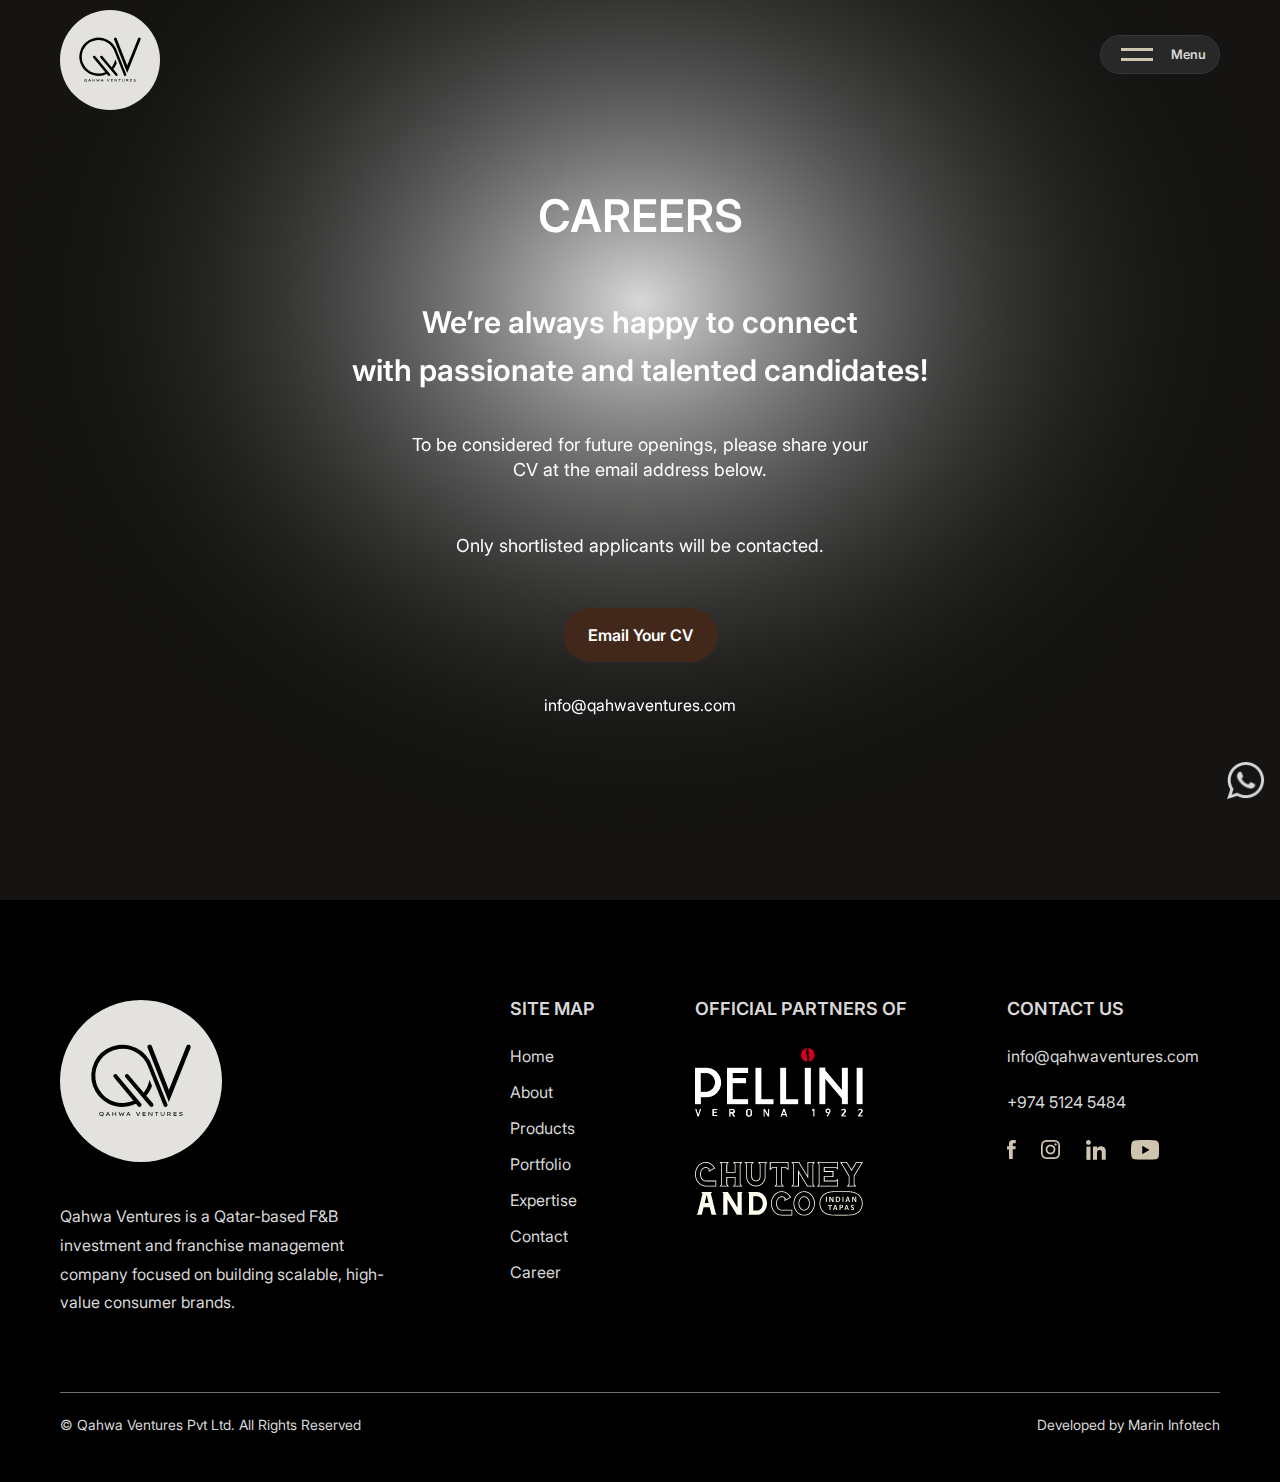
<file: career.html>
<!DOCTYPE html>
<html lang="en">

<head>
    <meta charset="UTF-8">
    <meta name="viewport" content="width=device-width, initial-scale=1.0">
    <meta name="description"
        content="Qahwa Ventures is a diversified F&B Investment and franchise management company focused on acquiring, developing, and operating premium consumer brands with long-term growth potential.">
    <title>Career - Qahwa Ventures</title>
    <link rel="icon" type="image/svg+xml" href="assets/images/common/logo.svg">
    <link rel="stylesheet" href="assets/css/mainstyle.css">
    <link rel="stylesheet" href="assets/css/mainbreaks.css">
    <link rel="stylesheet" href="assets/css/static.css">
    <link rel="stylesheet" href="assets/css/staticbreaks.css">
    <link rel="stylesheet" href="assets/css/aos.css">
</head>

<body>

    <!-- Header -->
    <header class="headerWrap staticHeaderWrap careerHeader" id="header">
        <div class="container">
            <div class="headerSec">

                <!-- Hamburger -->
                <div class="hamburger" id="hamburger">
                    <img src="assets/images/common/hamburger.svg" width="32" loading="lazy" />
                    <span>Menu</span>
                </div>

                <!-- Logo -->
                <div class="headerNavLinks">
                    <ul class="navLinksList">
                        <li class="headerLogoSec">
                            <a href="/">
                                <img src="assets/images/common/logo.svg" width="162" height="162" class="headerLogoImg"
                                    loading="lazy" />
                            </a>
                        </li>
                        <li class="headerMenuItem"><a href="/">Home</a></li>
                        <li class="headerMenuItem"><a href="/about-us.html">About</a></li>
                        <li class="headerMenuItem"><a href="/products.html">Products</a></li>
                        <li class="headerMenuItem"><a href="/portfolio.html">Portfolio</a></li>
                        <li class="headerMenuItem"><a href="javascript://" class="expertiseLink">Expertise</a></li>
                        <li class="headerMenuItem"><a href="/contact-us.html">Contact</a></li>
                        <li class="headerMenuItem"><a href="/career.html">Career</a></li>
                    </ul>
                </div>

            </div>
        </div>
    </header>

    <!-- Mobile Sidebar -->
    <div class="mobileSidebar staticMobileSidebar" id="mobileSidebar">
        <div class="sidebarOverlay" id="sidebarOverlay"></div>

        <div class="sidebarContent">
            <div class="hamburger" id="closeSidebar">
                <img src="assets/images/common/hamburger.svg" width="32" loading="lazy" />
                <span>Menu</span>
            </div>

            <nav class="sidebarNav">
                <ul class="sidebarNavList">
                    <li><a href="/">Home</a></li>
                    <li><a href="/about-us.html">About</a></li>
                    <li><a href="/products.html">Products</a></li>
                    <li><a href="/portfolio.html">Portfolio</a></li>
                    <li><a href="javascript://" class="expertiseLink">Expertise</a></li>
                    <li><a href="/contact-us.html">Contact</a></li>
                    <li><a href="/career.html">Career</a></li>
                </ul>
            </nav>
        </div>
    </div>

    <!-- WhatsApp -->
    <div class="whatsappBtnWrap">
        <a href="https://api.whatsapp.com/send?phone=97455042150&text=Hello%20Qahwa%20Ventures%20Team%2C%0AI%20recently%20visited%20your%20website%20and%20am%20interested%20in%20learning%20more%20about%20your%20F%26B%20investment%20opportunities%20and%20franchise%20development%20and%20management%20services." target="_blank" class="whatsappBtn">
            <img src="assets/images/common/whatsapp.png" width="38" loading="lazy" />
        </a>
    </div>

    <main>
        <!-- Career Banner -->
        <section class="careerBannerWrapper">
            <div class="container">
                <div class="careerBannerSec">
                    <h1 data-aos="fade-up">Careers</h1>
                    <span data-aos="fade-up" data-aos-delay="100">We’re always happy to connect
                        <em></em>
                        with passionate and talented candidates!</span>
                    <p data-aos="fade-up" data-aos-delay="200">
                        To be considered for future openings, please share your
                        <em></em>
                        CV at the email address below.
                    </p>
                    <p data-aos="fade-up" data-aos-delay="300">Only shortlisted applicants will be contacted.</p>
                    <a href="mailto:info@qahwaventures.com " data-aos="fade-up" data-aos-delay="400">Email Your CV</a>
                    <p data-aos="fade-up" data-aos-delay="500">
                        <a href="mailto:info@qahwaventures.com ">info@qahwaventures.com</a>
                    </p>
                </div>
            </div>
        </section>


    </main>

    <!-- Footer Placeholder -->
    <div id="footer-placeholder"></div>

    <!-- jQuery JS -->
    <script src="assets/js/jquery.min.js"></script>
    <!-- matchHeight JS -->
    <script src="assets/js/jquery.matchHeight.js"></script>
    <!-- AOS JS -->
    <script src="assets/js/aos.js" defer></script>
    <!-- Main JS -->
    <script src="assets/js/header.js" defer></script>
    <script src="assets/js/main.js" defer></script>
</body>

</html>
</file>
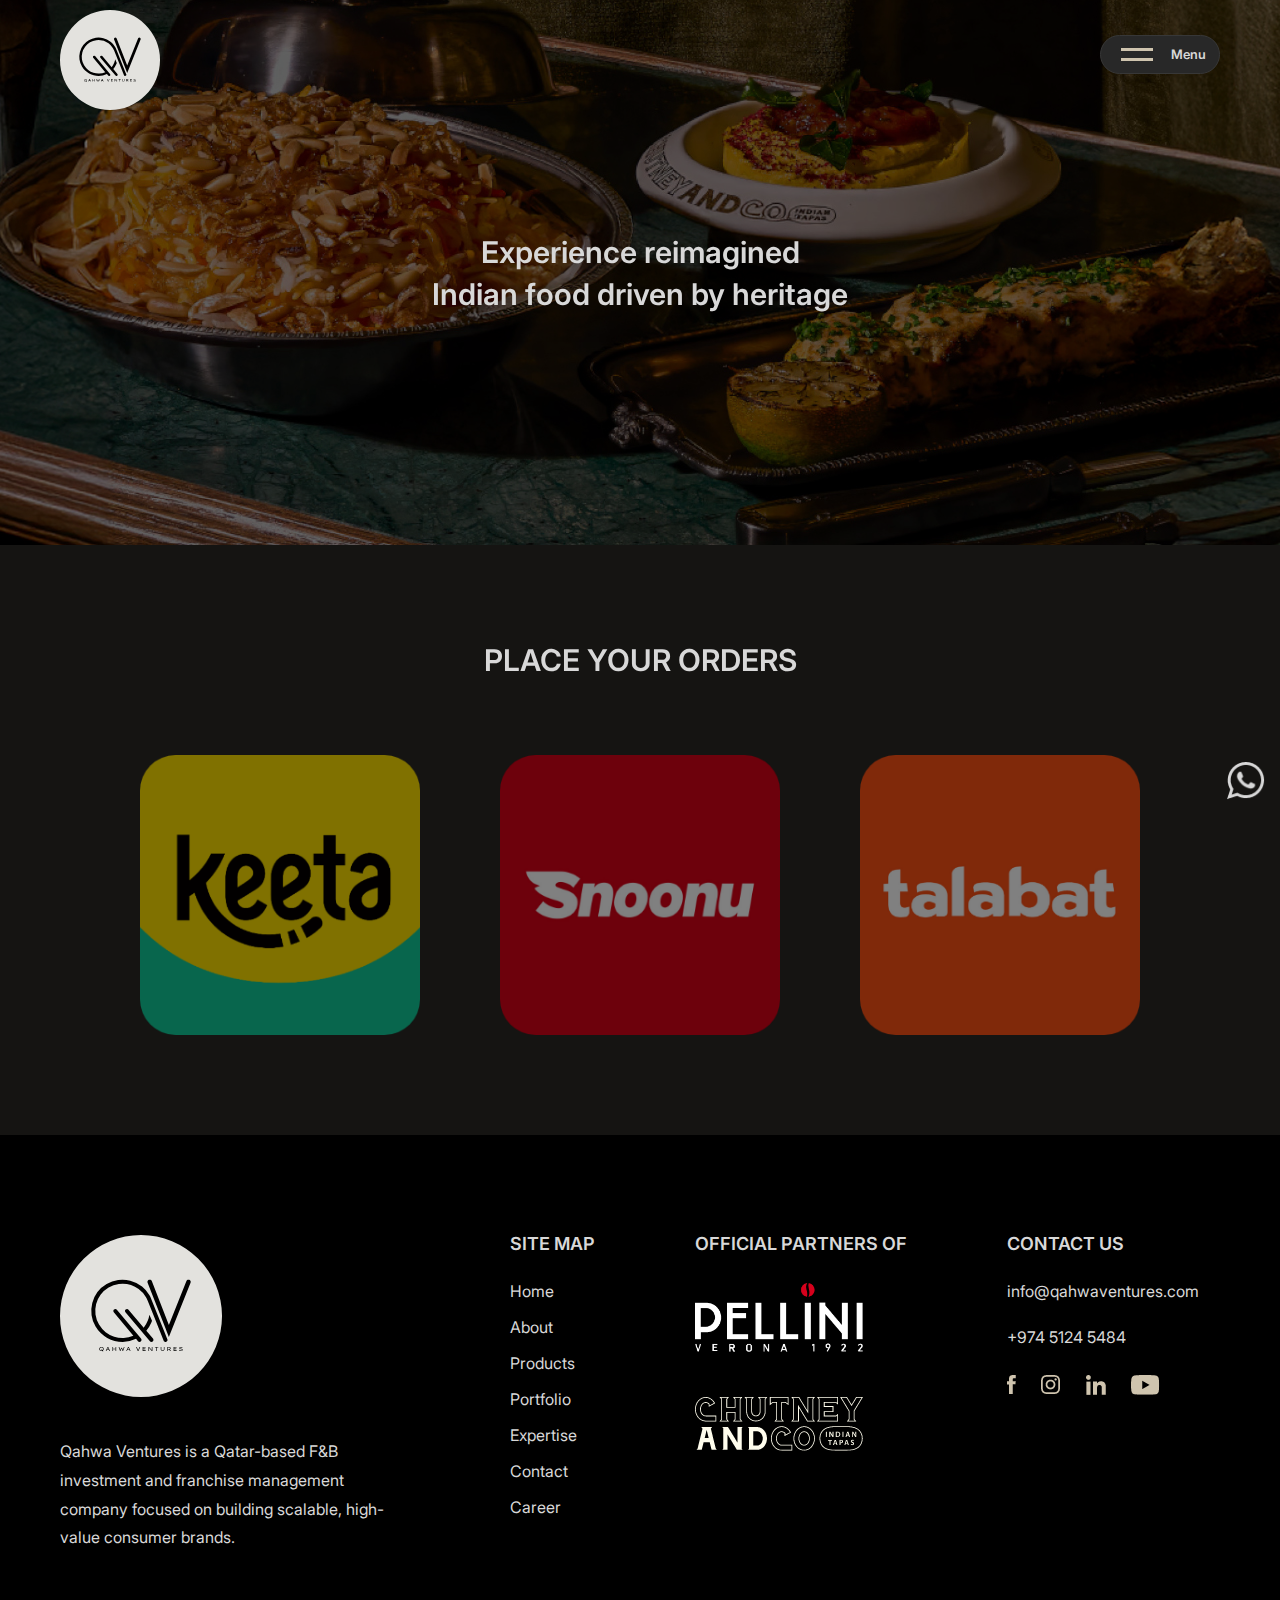
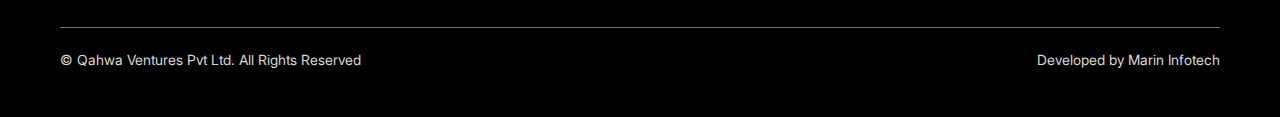
<file: chutney-and-co.html>
<!DOCTYPE html>
<html lang="en">

<head>
    <meta charset="UTF-8">
    <meta name="viewport" content="width=device-width, initial-scale=1.0">
    <meta name="description"
        content="Chutney & Co. redefines modern Indian cuisine by pioneering an elevated Indian Tapas concept that blends rich cultural heritage with contemporary, shareable innovation.">
    <title>Chutney & Co - Qahwa Ventures</title>
    <link rel="icon" type="image/svg+xml" href="assets/images/common/logo.svg">
    <link rel="stylesheet" href="assets/css/mainstyle.css">
    <link rel="stylesheet" href="assets/css/mainbreaks.css">
    <link rel="stylesheet" href="assets/css/static.css">
    <link rel="stylesheet" href="assets/css/staticbreaks.css">
    <link rel="stylesheet" href="assets/css/aos.css">
</head>

<body>

    <!-- Header -->
    <header class="headerWrap staticHeaderWrap careerHeader" id="header">
        <div class="container">
            <div class="headerSec">

                <!-- Hamburger -->
                <div class="hamburger" id="hamburger">
                    <img src="assets/images/common/hamburger.svg" width="32" loading="lazy" />
                    <span>Menu</span>
                </div>

                <!-- Logo -->
                <div class="headerNavLinks">
                    <ul class="navLinksList">
                        <li class="headerLogoSec">
                            <a href="/">
                                <img src="assets/images/common/logo.svg" width="162" height="162" class="headerLogoImg"
                                    loading="lazy" />
                            </a>
                        </li>
                        <li class="headerMenuItem"><a href="/">Home</a></li>
                        <li class="headerMenuItem"><a href="/about-us.html">About</a></li>
                        <li class="headerMenuItem"><a href="/products.html">Products</a></li>
                        <li class="headerMenuItem"><a href="/portfolio.html">Portfolio</a></li>
                        <li class="headerMenuItem"><a href="javascript://" class="expertiseLink">Expertise</a></li>
                        <li class="headerMenuItem"><a href="/contact-us.html">Contact</a></li>
                        <li class="headerMenuItem"><a href="/career.html">Career</a></li>
                    </ul>
                </div>

            </div>
        </div>
    </header>

    <!-- Mobile Sidebar -->
    <div class="mobileSidebar staticMobileSidebar" id="mobileSidebar">
        <div class="sidebarOverlay" id="sidebarOverlay"></div>

        <div class="sidebarContent">
            <div class="hamburger" id="closeSidebar">
                <img src="assets/images/common/hamburger.svg" width="32" loading="lazy" />
                <span>Menu</span>
            </div>

            <nav class="sidebarNav">
                <ul class="sidebarNavList">
                    <li><a href="/">Home</a></li>
                    <li><a href="/about-us.html">About</a></li>
                    <li><a href="/products.html">Products</a></li>
                    <li><a href="/portfolio.html">Portfolio</a></li>
                    <li><a href="javascript://" class="expertiseLink">Expertise</a></li>
                    <li><a href="/contact-us.html">Contact</a></li>
                    <li><a href="/career.html">Career</a></li>
                </ul>
            </nav>
        </div>
    </div>

    <!-- WhatsApp -->
    <div class="whatsappBtnWrap">
        <a href="https://api.whatsapp.com/send?phone=97455042150" target="_blank" class="whatsappBtn">
            <img src="assets/images/common/whatsapp.png" width="38" loading="lazy" />
        </a>
    </div>

    <main>

        <!-- Banner -->
        <section class="chutneyBannerWrap">
            <div class="container">
                <div class="chutneyBannerContent">
                    <p data-aos="fade-up">
                        Experience reimagined
                        <em></em>
                        Indian food driven by heritage
                    </p>
                </div>
            </div>
        </section>

        <!-- Order -->
        <section class="orderWrap">
            <div class="container">
                <div class="orderHeading">
                    <h2 data-aos="fade-up">Place Your Orders</h2>
                </div>
                <div class="orderGrid">
                    <a href="https://www.keeta-global.com/QA/en" target="_blank" class="orderGridItem"
                        data-aos="fade-up" data-aos-delay="0">
                        <img src="assets/images/static/order1.png" alt="Order">
                    </a>
                    <a href="https://snoonu.com/" target="_blank" class="orderGridItem" data-aos="fade-up"
                        data-aos-delay="100">
                        <img src="assets/images/static/order2.png" alt="Order">
                    </a>
                    <a href="https://www.talabat.com/qatar/" target="_blank" class="orderGridItem" data-aos="fade-up"
                        data-aos-delay="200">
                        <img src="assets/images/static/order3.png" alt="Order">
                    </a>
                </div>
            </div>
        </section>


    </main>

    <!-- Footer Placeholder -->
    <div id="footer-placeholder"></div>

    <!-- jQuery JS -->
    <script src="assets/js/jquery.min.js"></script>
    <!-- matchHeight JS -->
    <script src="assets/js/jquery.matchHeight.js"></script>
    <!-- AOS JS -->
    <script src="assets/js/aos.js" defer></script>
    <!-- Main JS -->
    <script src="assets/js/header.js" defer></script>
    <script src="assets/js/main.js" defer></script>
</body>

</html>
</file>
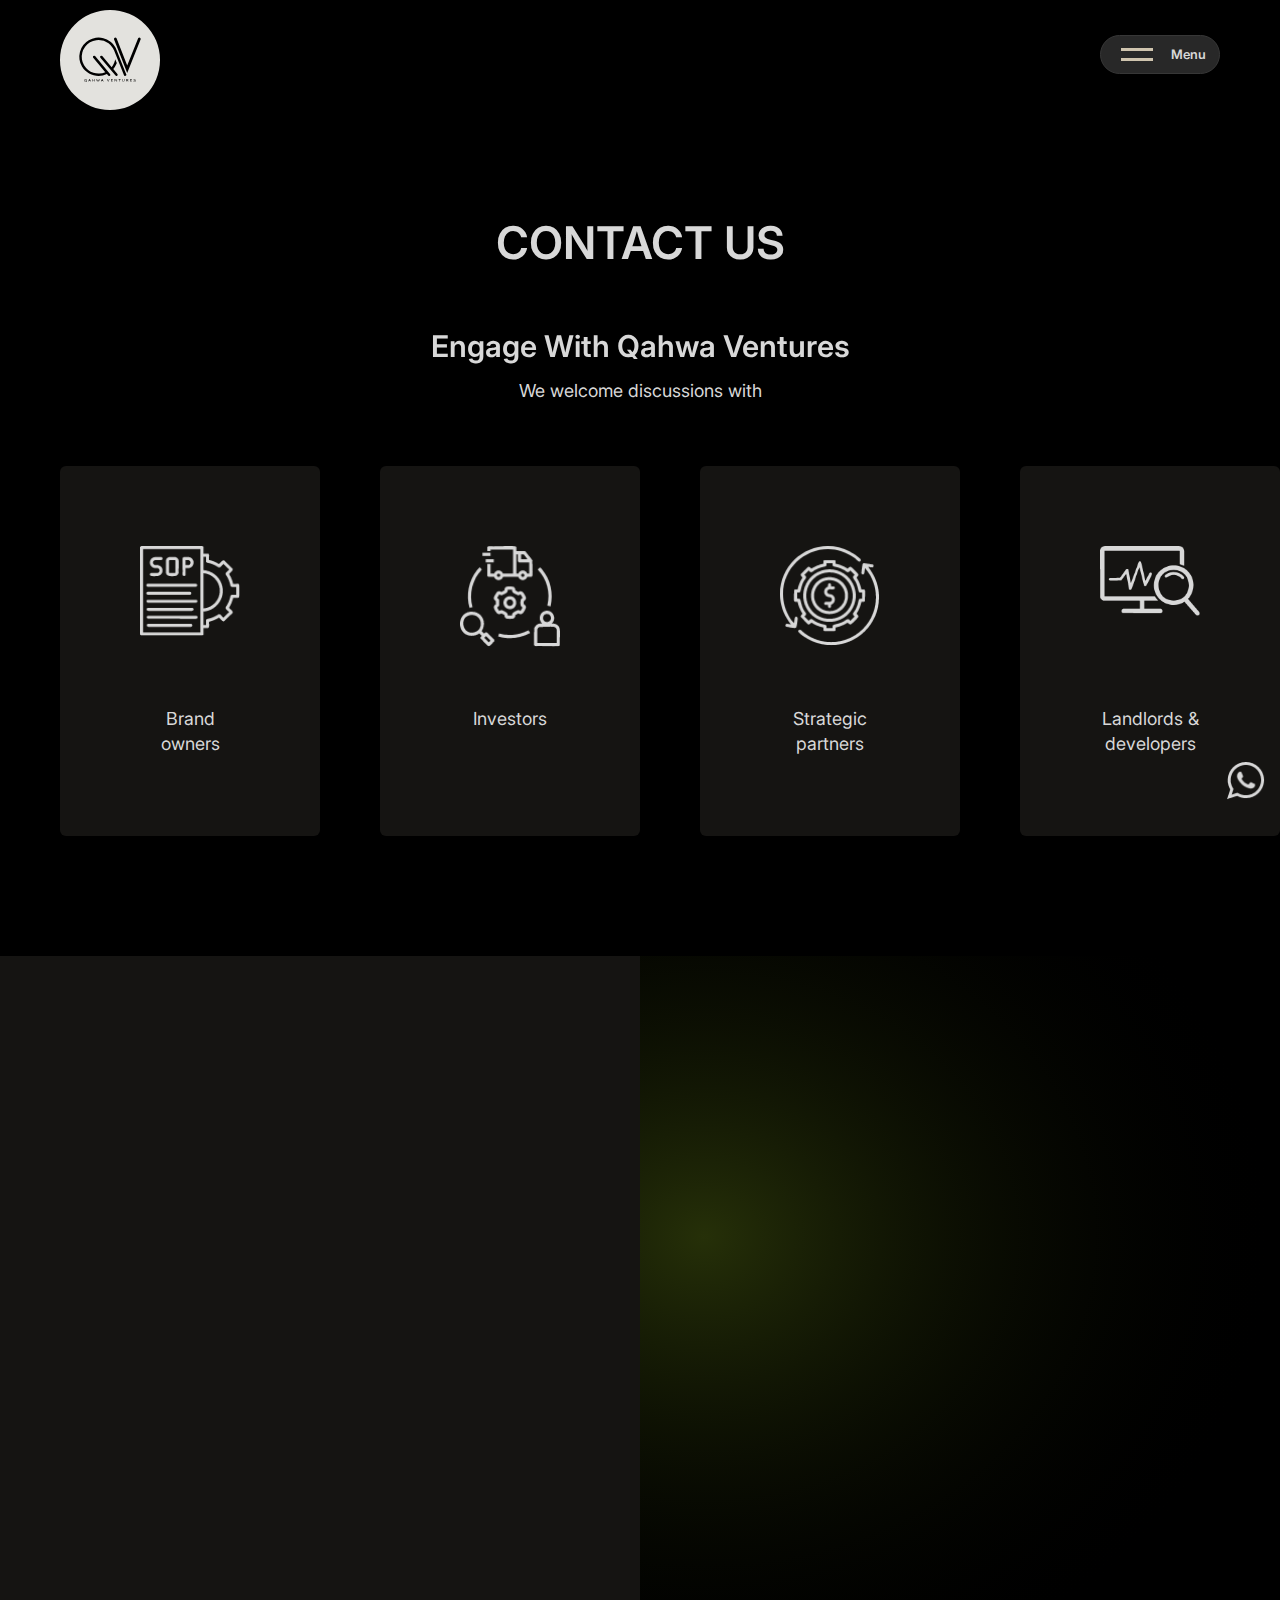
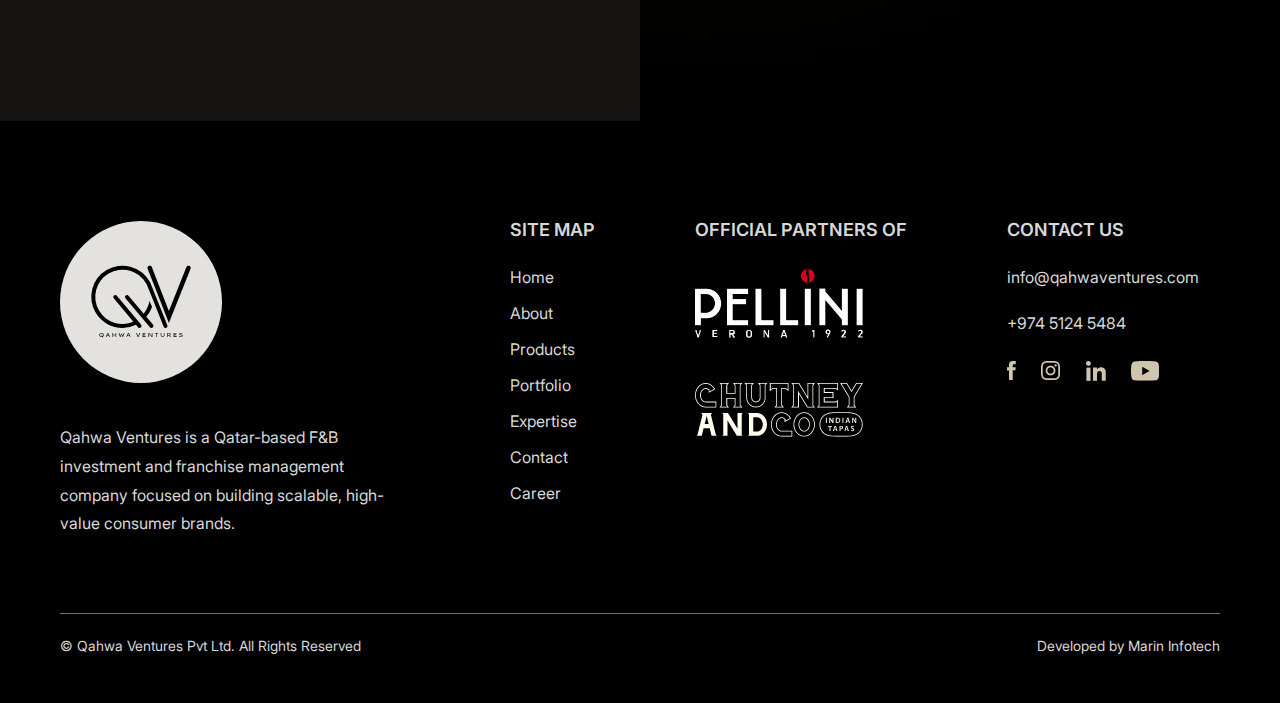
<file: contact-us.html>
<!DOCTYPE html>
<html lang="en">

<head>
    <meta charset="UTF-8">
    <meta name="viewport" content="width=device-width, initial-scale=1.0">
    <meta name="description"
        content="Contact Qahwa Ventures for inquiries about our F&B Investment and franchise management opportunities.">
    <title>Contact Us - Qahwa Ventures</title>
    <link rel="icon" type="image/svg+xml" href="assets/images/common/logo.svg">
    <link rel="stylesheet" href="assets/css/mainstyle.css">
    <link rel="stylesheet" href="assets/css/mainbreaks.css">
    <link rel="stylesheet" href="assets/css/static.css">
    <link rel="stylesheet" href="assets/css/staticbreaks.css">
    <link rel="stylesheet" href="assets/css/aos.css">
</head>

<body>

    <!-- Header -->
    <header class="headerWrap staticHeaderWrap" id="header">
        <div class="container">
            <div class="headerSec">

                <!-- Hamburger -->
                <div class="hamburger" id="hamburger">
                    <img src="assets/images/common/hamburger.svg" width="32" loading="lazy" />
                    <span>Menu</span>
                </div>

                <!-- Logo -->
                <div class="headerNavLinks">
                    <ul class="navLinksList">
                        <li class="headerLogoSec">
                            <a href="/">
                                <img src="assets/images/common/logo.svg" width="162" height="162" class="headerLogoImg"
                                    loading="lazy" />
                            </a>
                        </li>
                        <li class="headerMenuItem"><a href="/">Home</a></li>
                        <li class="headerMenuItem"><a href="/about-us.html">About</a></li>
                        <li class="headerMenuItem"><a href="/products.html">Products</a></li>
                        <li class="headerMenuItem"><a href="/portfolio.html">Portfolio</a></li>
                        <li class="headerMenuItem"><a href="javascript://" class="expertiseLink">Expertise</a></li>
                        <li class="headerMenuItem"><a href="/contact-us.html">Contact</a></li>
                        <li class="headerMenuItem"><a href="/career.html">Career</a></li>
                    </ul>
                </div>

            </div>
        </div>
    </header>

    <!-- Mobile Sidebar -->
    <div class="mobileSidebar staticMobileSidebar" id="mobileSidebar">
        <div class="sidebarOverlay" id="sidebarOverlay"></div>

        <div class="sidebarContent">
            <div class="hamburger" id="closeSidebar">
                <img src="assets/images/common/hamburger.svg" width="32" loading="lazy" />
                <span>Menu</span>
            </div>

            <nav class="sidebarNav">
                <ul class="sidebarNavList">
                    <li><a href="/">Home</a></li>
                    <li><a href="/about-us.html">About</a></li>
                    <li><a href="/products.html">Products</a></li>
                    <li><a href="/portfolio.html">Portfolio</a></li>
                    <li><a href="javascript://" class="expertiseLink">Expertise</a></li>
                    <li><a href="/contact-us.html">Contact</a></li>
                    <li><a href="/career.html">Career</a></li>
                </ul>
            </nav>
        </div>
    </div>

    <!-- WhatsApp -->
    <div class="whatsappBtnWrap">
        <a href="https://api.whatsapp.com/send?phone=97455042150" target="_blank" class="whatsappBtn">
            <img src="assets/images/common/whatsapp.png" width="38" loading="lazy" />
        </a>
    </div>

    <main>

        <section class="contactBannerWrapper">
            <div class="container">
                <div class="contactTitle">
                    <h1 data-aos="fade-up">Contact us</h1>
                    <p data-aos="fade-up" data-aos-delay="100">Engage With Qahwa Ventures</p>
                    <span data-aos="fade-up" data-aos-delay="300">We welcome discussions with</span>
                </div>
                <div class="contactGrid">
                    <div class="contactGridItem" data-aos="fade-up" data-aos-delay="300">
                        <em>
                            <img src="assets/images/static/Brand-owners.png" width="100" height="100" loading="lazy" />
                        </em>
                        <p>Brand owners</p>
                    </div>
                    <div class="contactGridItem" data-aos="fade-up" data-aos-delay="400">
                        <em>
                            <img src="assets/images/static/Investors.png" width="100" height="100" loading="lazy" />
                        </em>
                        <p>Investors</p>
                    </div>
                    <div class="contactGridItem" data-aos="fade-up" data-aos-delay="500">
                        <em>
                            <img src="assets/images/static/Strategic-partners.png" width="100" height="100"
                                loading="lazy" />
                        </em>
                        <p>Strategic partners</p>
                    </div>
                    <div class="contactGridItem" data-aos="fade-up" data-aos-delay="600">
                        <em>
                            <img src="assets/images/static/Landlords&developers.png" width="100" height="100"
                                loading="lazy" />
                        </em>
                        <p>Landlords & developers</p>
                    </div>
                </div>
            </div>
        </section>

        <section class="contactFormWrapper">
            <div class="contactFormSec">
                <div class="container">
                    <div class="contactFormTitle">
                        <h2 data-aos="fade-up">Enquiry</h2>
                        <p data-aos="fade-up" data-aos-delay="100">Have a question or need support? We’re here to assist
                            you.</p>
                        <p data-aos="fade-up" data-aos-delay="200">Complete the form below, and our team will respond at
                            the earliest.</p>
                    </div>
                    <form action="" id="contactForm" novalidate data-aos="fade-up" data-aos-delay="300">
                        <div class="contactFormGrid">
                            <div class="contactFormGridItem">
                                <input type="text" id="name" name="name" placeholder=" " />
                                <label for="name">Name<span>*</span></label>
                                <span class="error-msg"></span>
                            </div>
                            <div class="contactFormGridItem">
                                <input type="tel" id="phone" name="phone" placeholder=" " />
                                <label for="phone">Phone<span>*</span></label>
                                <span class="error-msg"></span>
                            </div>
                            <div class="contactFormGridItem">
                                <input type="email" id="email" name="email" placeholder=" " />
                                <label for="email">Email<span>*</span></label>
                                <span class="error-msg"></span>
                            </div>
                            <div class="contactFormGridItem">
                                <input type="text" id="subject" name="subject" placeholder=" " />
                                <label for="subject">Organization<span>*</span></label>
                                <span class="error-msg"></span>
                            </div>
                            <div class="contactFormGridItem">
                                <input type="text" id="interest" name="interest" placeholder=" " />
                                <label for="interest">Interest Type</label>
                            </div>
                            <div class="contactFormGridItem msgItem">
                                <label for="message">Message</label>
                                <input type="checkbox" id="investor" name="investor" />
                                <span>Investor</span>
                                <input type="checkbox" id="brand" name="brand" />
                                <span>Brand</span>
                                <input type="checkbox" id="General" name="General" />
                                <span>General</span>
                            </div>
                        </div>
                        <button type="submit" class="enquiryFormBtn">Submit <img
                                src="assets/images/static/arrow-right.png" width="19" height="10"
                                loading="lazy" /></button>
                    </form>
                </div>
            </div>
            <div class="contactDetailsSec">
                <div class="container">
                    <div class="contactDetailsGrid">
                        <div class="contactDetailsGridItem" data-aos="fade-up">
                            <img src="assets/images/static/phone-icon.png" width="36" height="36" loading="lazy" />
                            <a href="tel:97451245484">
                                <em>Phone</em>
                                +974 5124 5484
                            </a>
                        </div>
                        <div class="contactDetailsGridItem" data-aos="fade-up" data-aos-delay="100">
                            <img src="assets/images/static/msg-icon.png" width="36" height="36" loading="lazy" />
                            <a href="mailto: info@qahwaventures.com">
                                <em>Email</em>
                                info@qahwaventures.com
                            </a>
                        </div>
                    </div>
                </div>
            </div>
        </section>

    </main>

    <!-- Footer Placeholder -->
    <div id="footer-placeholder"></div>

    <!-- jQuery JS -->
    <script src="assets/js/jquery.min.js"></script>
    <!-- matchHeight JS -->
    <script src="assets/js/jquery.matchHeight.js"></script>
    <!-- AOS JS -->
    <script src="assets/js/aos.js" defer></script>
    <!-- Main JS -->
    <script src="assets/js/header.js" defer></script>
    <script src="assets/js/main.js" defer></script>
</body>

</html>
</file>
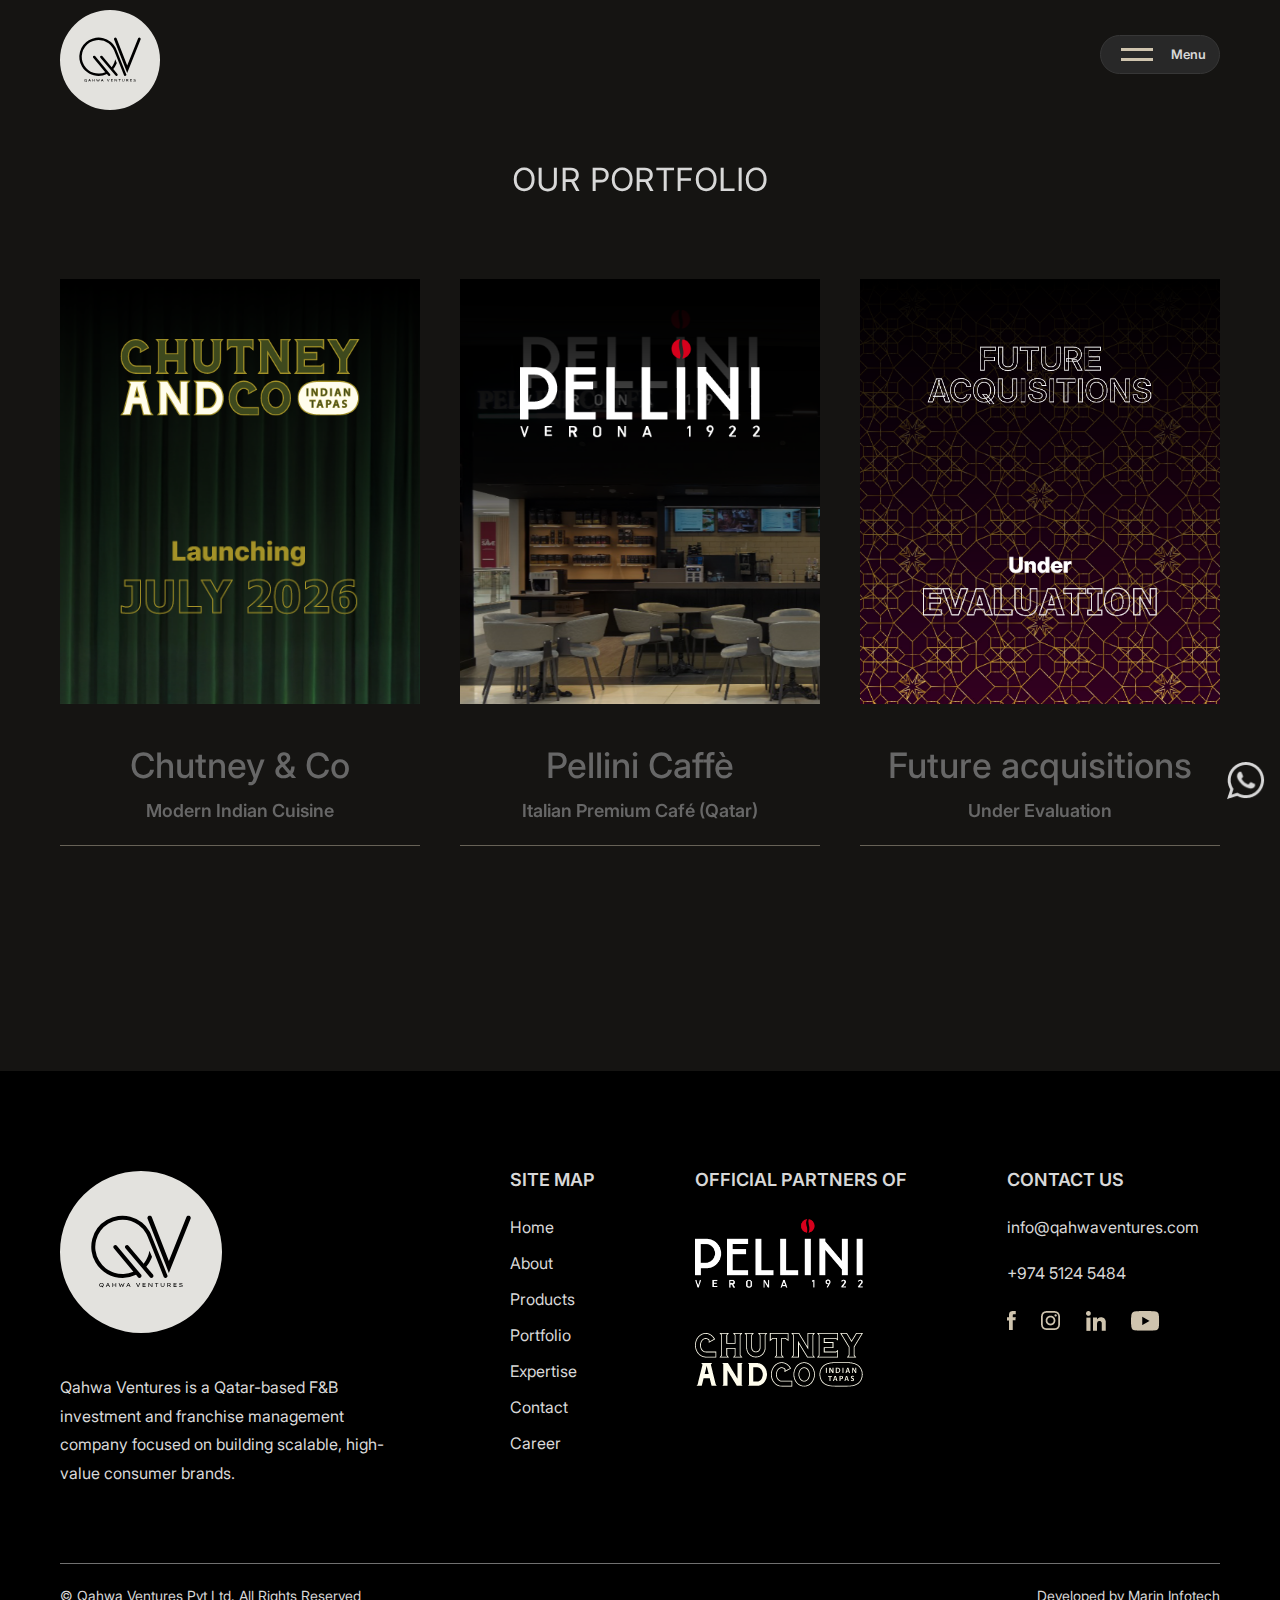
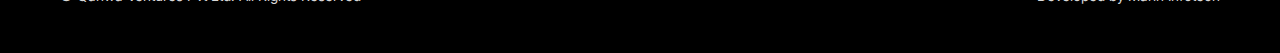
<file: portfolio copy.html>
<!DOCTYPE html>
<html lang="en">

<head>
    <meta charset="UTF-8">
    <meta name="viewport" content="width=device-width, initial-scale=1.0">
    <meta name="description"
        content="Qahwa Ventures is a diversified F&B Investment and franchise management company focused on acquiring, developing, and operating premium consumer brands with long-term growth potential.">
    <title>Portfolio - Qahwa Ventures</title>
    <link rel="icon" type="image/svg+xml" href="assets/images/common/logo.svg">
    <link rel="stylesheet" href="assets/css/mainstyle.css">
    <link rel="stylesheet" href="assets/css/mainbreaks.css">
    <link rel="stylesheet" href="assets/css/static.css">
    <link rel="stylesheet" href="assets/css/staticbreaks.css">
    <link rel="stylesheet" href="assets/css/aos.css">
</head>

<body>

    <!-- Header -->
    <header class="headerWrap staticHeaderWrap careerHeader" id="header">
        <div class="container">
            <div class="headerSec">

                <!-- Hamburger -->
                <div class="hamburger" id="hamburger">
                    <img src="assets/images/common/hamburger.svg" width="32" loading="lazy" />
                    <span>Menu</span>
                </div>

                <!-- Logo -->
                <div class="headerNavLinks">
                    <ul class="navLinksList">
                        <li class="headerLogoSec">
                            <a href="/">
                                <img src="assets/images/common/logo.svg" width="162" height="162" class="headerLogoImg"
                                    loading="lazy" />
                            </a>
                        </li>
                        <li class="headerMenuItem"><a href="/">Home</a></li>
                        <li class="headerMenuItem"><a href="/about-us.html">About</a></li>
                        <li class="headerMenuItem"><a href="/portfolio.html">Portfolio</a></li>
                        <li class="headerMenuItem"><a href="javascript://" class="expertiseLink">Expertise</a></li>
                        <li class="headerMenuItem"><a href="/contact-us.html">Contact</a></li>
                        <li class="headerMenuItem"><a href="/career.html">Career</a></li>
                    </ul>
                </div>

            </div>
        </div>
    </header>

    <!-- Mobile Sidebar -->
    <div class="mobileSidebar staticMobileSidebar" id="mobileSidebar">
        <div class="sidebarOverlay" id="sidebarOverlay"></div>

        <div class="sidebarContent">
            <div class="hamburger" id="closeSidebar">
                <img src="assets/images/common/hamburger.svg" width="32" loading="lazy" />
                <span>Menu</span>
            </div>

            <nav class="sidebarNav">
                <ul class="sidebarNavList">
                    <li><a href="/">Home</a></li>
                    <li><a href="/about-us.html">About</a></li>
                    <li><a href="/portfolio.html">Portfolio</a></li>
                    <li><a href="javascript://" class="expertiseLink">Expertise</a></li>
                    <li><a href="/contact-us.html">Contact</a></li>
                    <li><a href="/career.html">Career</a></li>
                </ul>
            </nav>
        </div>
    </div>

    <!-- WhatsApp -->
    <div class="whatsappBtnWrap">
        <a href="javascript://" class="whatsappBtn">
            <img src="assets/images/common/whatsapp.png" width="38" loading="lazy" />
        </a>
    </div>

    <main>

        <section class="portfolioWrapper">
            <div class="container">
                <div class="portfolioTitle">
                    <h1 data-aos="fade-up">OUR PORTFOLIO</h1>
                </div>
                <div class="portfolioGrid">
                    <a href="javascript://" class="portfolioItemLink">
                        <div class="portfolioItem" data-aos="fade-up" data-aos-delay="0">
                            <div class="portfolioImg img1">
                                <img src="assets/images/static/Chutney&Co-img1.png" alt="Chutney & Co" loading="lazy">
                                <img src="assets/images/static/Chutney&Co-img2.png" alt="Chutney & Co" loading="lazy">
                            </div>
                            <h5>Chutney & Co</h5>
                            <span>Modern Indian Cuisine</span>
                        </div>
                    </a>
                    <a href="javascript://" class="portfolioItemLink">
                        <div class="portfolioItem" data-aos="fade-up" data-aos-delay="100">
                            <div class="portfolioImg img2">
                                <img src="assets/images/static/portfolio-PelliniCaffe-img1.png" alt="Pellini Caffè"
                                    loading="lazy">
                            </div>
                            <h5>Pellini Caffè</h5>
                            <span>Italian Premium Café (Qatar)</span>
                        </div>
                    </a>
                    <a href="javascript://" class="portfolioItemLink">
                        <div class="portfolioItem" data-aos="fade-up" data-aos-delay="200">
                            <div class="portfolioImg img3">
                                <img src="assets/images/static/portfolio-FutureAcquisitions-img1.png"
                                    alt="Future acquisitions" loading="lazy">
                                <img src="assets/images/static/portfolio-FutureAcquisitions-img2.png" alt="Chutney & Co"
                                    loading="lazy">
                            </div>
                            <h5>Future acquisitions</h5>
                            <span>Under Evaluation</span>
                        </div>
                    </a>
                </div>
                <div class="portfolioFooter">
                    <p data-aos="fade-up">
                        We maintain a focused portfolio, prioritizing brand strength, operational scalability, and
                        long-term market relevance
                        over volume.
                    </p>
                </div>
            </div>
        </section>
    </main>

    <!-- Footer Placeholder -->
    <div id="footer-placeholder"></div>

    <!-- jQuery JS -->
    <script src="assets/js/jquery.min.js"></script>
    <!-- matchHeight JS -->
    <script src="assets/js/jquery.matchHeight.js"></script>
    <!-- AOS JS -->
    <script src="assets/js/aos.js" defer></script>
    <!-- Main JS -->
    <script src="assets/js/main.js" defer></script>
</body>

</html>
</file>
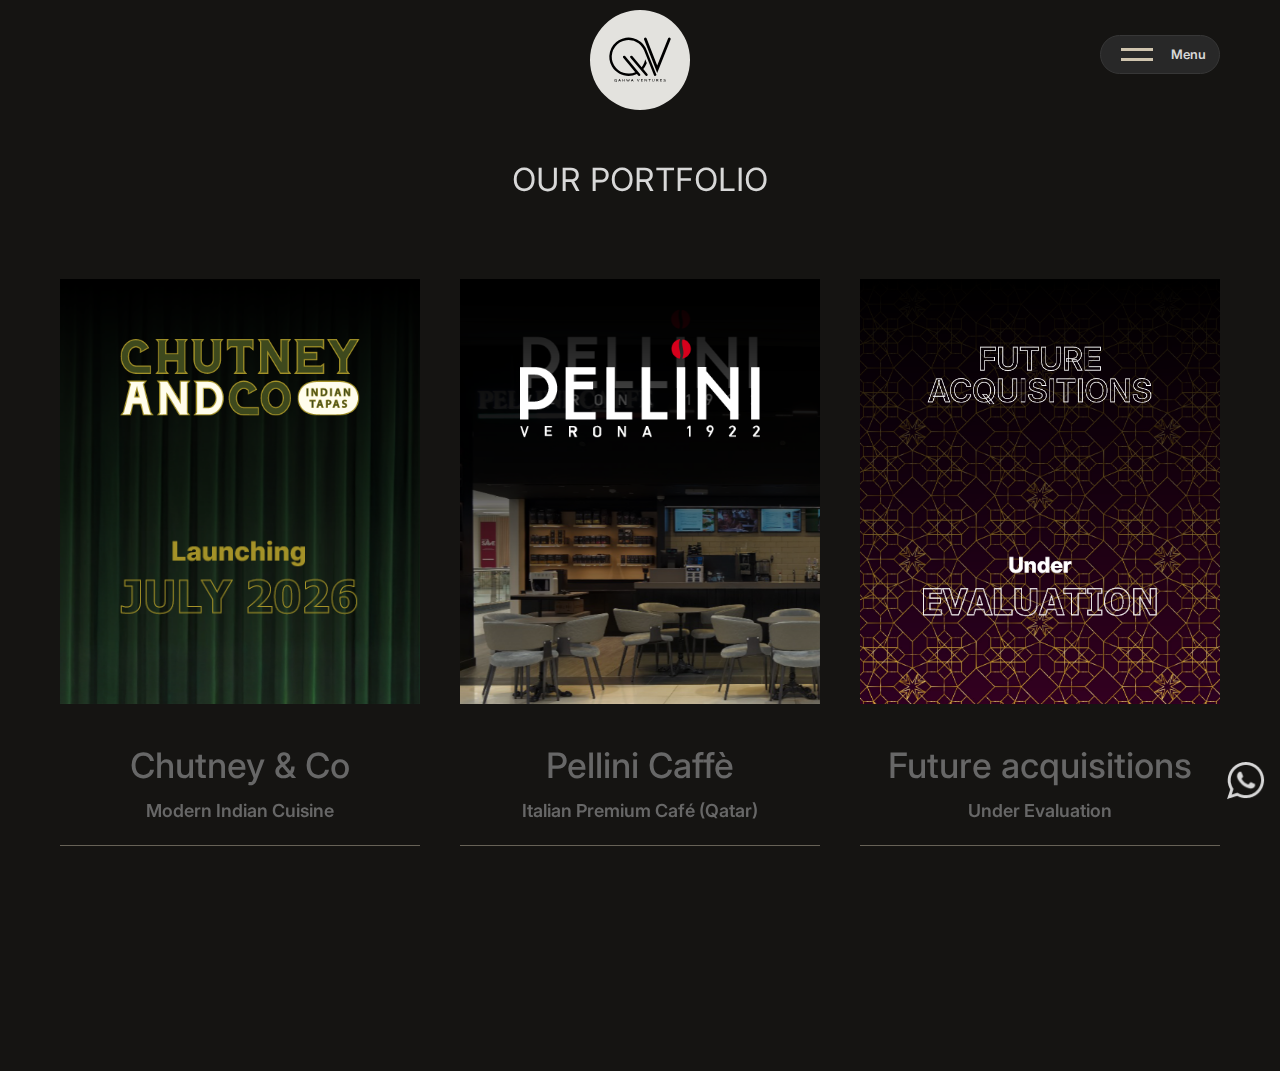
<file: Portfolio.html>
<!DOCTYPE html>
<html lang="en">

<head>
    <meta charset="UTF-8">
    <meta name="viewport" content="width=device-width, initial-scale=1.0">
    <meta name="description"
        content="Qahwa Ventures is a diversified F&B Investment and franchise management company focused on acquiring, developing, and operating premium consumer brands with long-term growth potential.">
    <title>Portfolio - Qahwa Ventures</title>
    <link rel="icon" type="image/svg+xml" href="assets/images/common/logo.svg">
    <link rel="stylesheet" href="assets/css/mainstyle.css">
    <link rel="stylesheet" href="assets/css/mainbreaks.css">
    <link rel="stylesheet" href="assets/css/static.css">
    <link rel="stylesheet" href="assets/css/staticbreaks.css">
    <link rel="stylesheet" href="assets/css/aos.css">
</head>

<body>

    <!-- Header -->
    <header class="headerWrap careerHeader" id="header">
        <div class="container">
            <div class="headerSec">

                <!-- Hamburger -->
                <div class="hamburger" id="hamburger">
                    <img src="assets/images/common/hamburger.svg" width="32" loading="lazy" />
                    <span>Menu</span>
                </div>

                <!-- Logo -->
                <div class="headerNavLinks">
                    <ul class="navLinksList">
                        <li class="headerLogoSec">
                            <a href="/">
                                <img src="assets/images/common/logo.svg" width="162" height="162" class="headerLogoImg"
                                    loading="lazy" />
                            </a>
                        </li>
                        <li class="headerMenuItem"><a href="/">Home</a></li>
                        <li class="headerMenuItem"><a href="/about-us.html">About</a></li>
                        <li class="headerMenuItem"><a href="/portfolio.html">Portfolio</a></li>
                        <li class="headerMenuItem"><a href="javascript://" class="expertiseLink">Expertise</a></li>
                        <li class="headerMenuItem"><a href="/contact-us.html">Contact</a></li>
                        <li class="headerMenuItem"><a href="/career.html">Career</a></li>
                    </ul>
                </div>

            </div>
        </div>
    </header>

    <!-- Mobile Sidebar -->
    <div class="mobileSidebar" id="mobileSidebar">
        <div class="sidebarOverlay" id="sidebarOverlay"></div>

        <div class="sidebarContent">
            <div class="hamburger" id="closeSidebar">
                <img src="assets/images/common/hamburger.svg" width="32" loading="lazy" />
                <span>Menu</span>
            </div>

            <nav class="sidebarNav">
                <ul class="sidebarNavList">
                    <li><a href="/">Home</a></li>
                    <li><a href="/about-us.html">About</a></li>
                    <li><a href="/portfolio.html">Portfolio</a></li>
                    <li><a href="javascript://" class="expertiseLink">Expertise</a></li>
                    <li><a href="/contact-us.html">Contact</a></li>
                    <li><a href="/career.html">Career</a></li>
                </ul>
            </nav>
        </div>
    </div>

    <!-- WhatsApp -->
    <div class="whatsappBtnWrap">
        <a href="javascript://" class="whatsappBtn">
            <img src="assets/images/common/whatsapp.png" width="38" loading="lazy" />
        </a>
    </div>

    <main>

        <section class="portfolioWrapper">
            <div class="container">
                <div class="portfolioTitle">
                    <h1 data-aos="fade-up">OUR PORTFOLIO</h1>
                </div>
                <div class="portfolioGrid">
                    <a href="javascript://" class="portfolioItemLink">
                        <div class="portfolioItem" data-aos="fade-up" data-aos-delay="0">
                            <div class="portfolioImg img1">
                                <img src="assets/images/static/Chutney&Co-img1.png" alt="Chutney & Co" loading="lazy">
                                <img src="assets/images/static/Chutney&Co-img2.png" alt="Chutney & Co" loading="lazy">
                            </div>
                            <h5>Chutney & Co</h5>
                            <span>Modern Indian Cuisine</span>
                        </div>
                    </a>
                    <a href="javascript://" class="portfolioItemLink">
                        <div class="portfolioItem" data-aos="fade-up" data-aos-delay="100">
                            <div class="portfolioImg img2">
                                <img src="assets/images/static/portfolio-PelliniCaffe-img1.png" alt="Pellini Caffè"
                                    loading="lazy">
                            </div>
                            <h5>Pellini Caffè</h5>
                            <span>Italian Premium Café (Qatar)</span>
                        </div>
                    </a>
                    <a href="javascript://" class="portfolioItemLink">
                        <div class="portfolioItem" data-aos="fade-up" data-aos-delay="200">
                            <div class="portfolioImg img3">
                                <img src="assets/images/static/portfolio-FutureAcquisitions-img1.png"
                                    alt="Future acquisitions" loading="lazy">
                                <img src="assets/images/static/portfolio-FutureAcquisitions-img2.png" alt="Chutney & Co"
                                    loading="lazy">
                            </div>
                            <h5>Future acquisitions</h5>
                            <span>Under Evaluation</span>
                        </div>
                    </a>
                </div>
                <div class="portfolioFooter">
                    <p data-aos="fade-up">
                        We maintain a focused portfolio, prioritizing brand strength, operational scalability, and
                        long-term market relevance
                        over volume.
                    </p>
                </div>
            </div>
        </section>
    </main>

    <!-- Footer Placeholder -->
    <div id="footer-placeholder"></div>

    <!-- AOS JS -->
    <script src="assets/js/aos.js" defer></script>
    <!-- Main JS -->
    <script src="assets/js/main.js" defer></script>
</body>

</html>
</file>
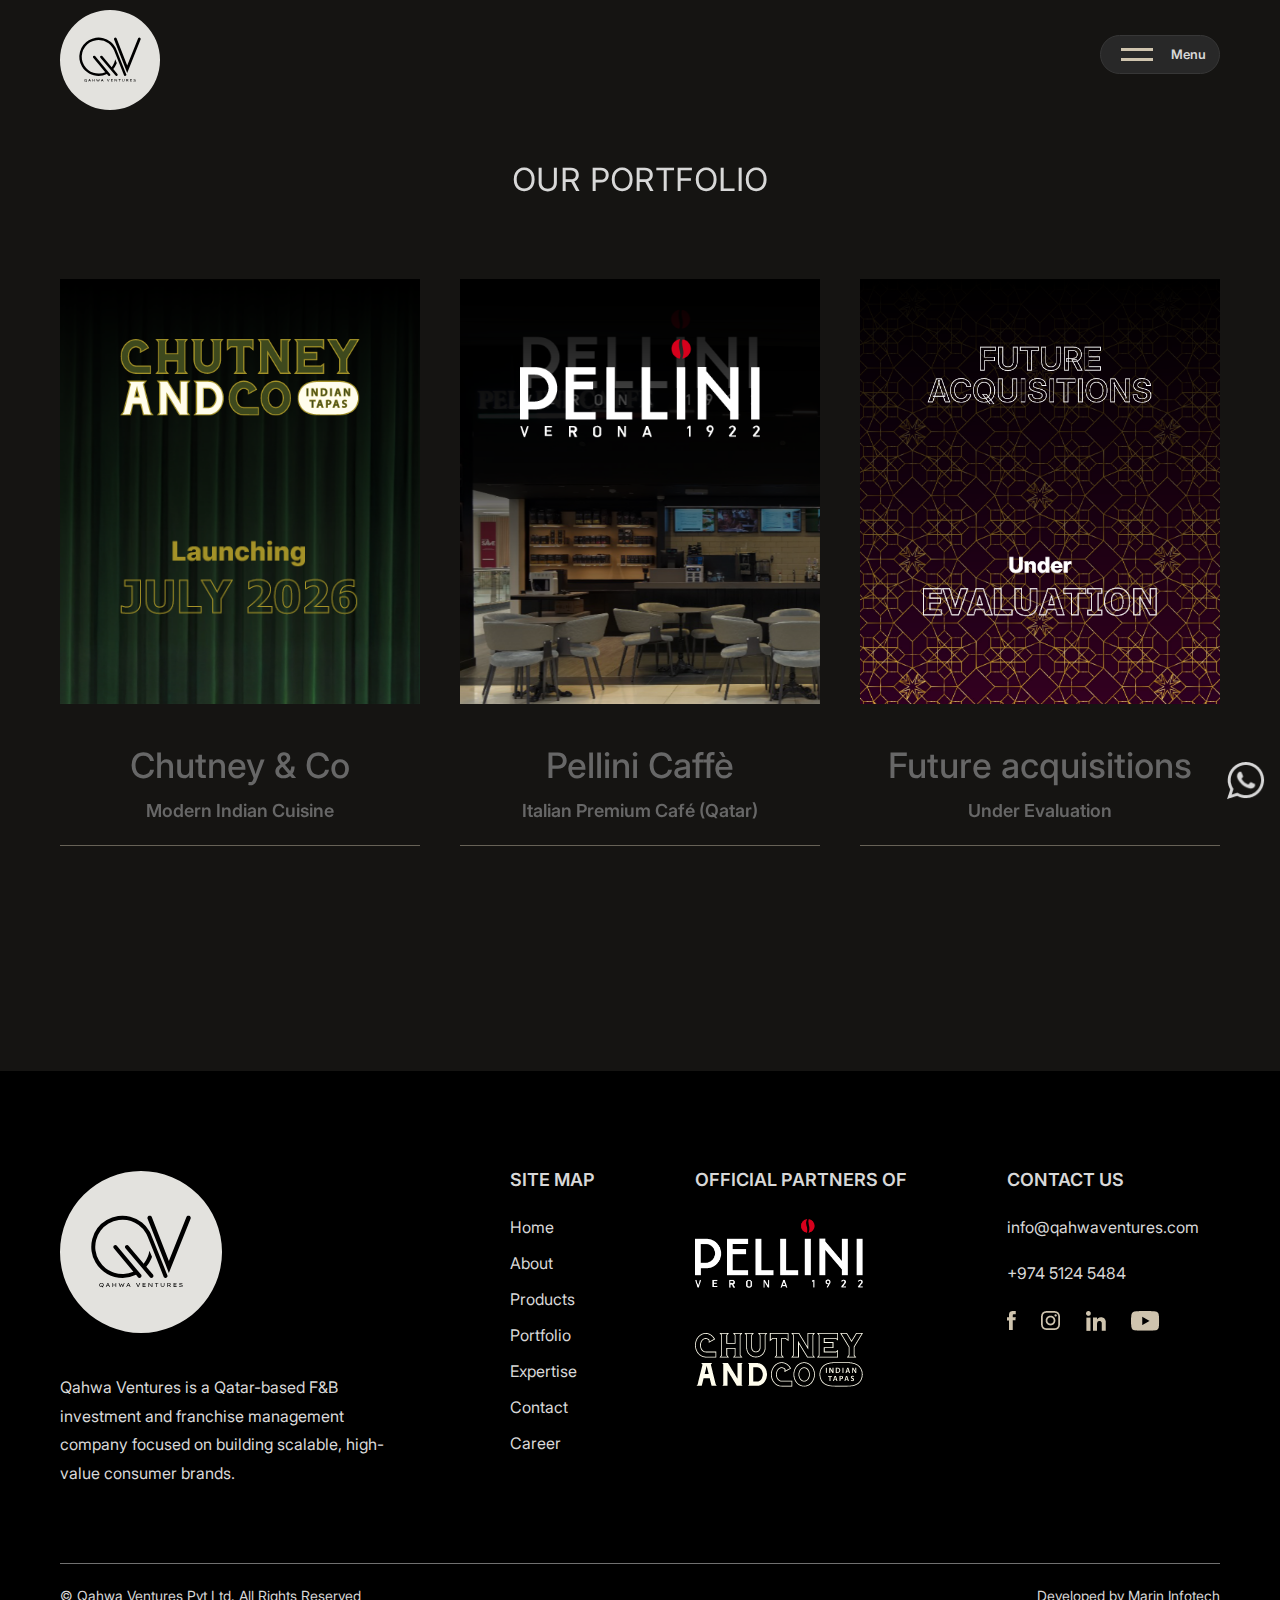
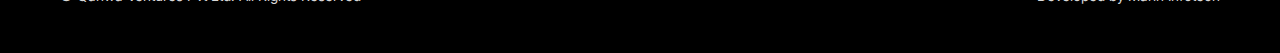
<file: portfolio.html>
<!DOCTYPE html>
<html lang="en">

<head>
    <meta charset="UTF-8">
    <meta name="viewport" content="width=device-width, initial-scale=1.0">
    <meta name="description"
        content="Qahwa Ventures is a diversified F&B Investment and franchise management company focused on acquiring, developing, and operating premium consumer brands with long-term growth potential.">
    <title>Portfolio - Qahwa Ventures</title>
    <link rel="icon" type="image/svg+xml" href="assets/images/common/logo.svg">
    <link rel="stylesheet" href="assets/css/mainstyle.css">
    <link rel="stylesheet" href="assets/css/mainbreaks.css">
    <link rel="stylesheet" href="assets/css/static.css">
    <link rel="stylesheet" href="assets/css/staticbreaks.css">
    <link rel="stylesheet" href="assets/css/aos.css">
</head>

<body>

    <!-- Header -->
    <header class="headerWrap staticHeaderWrap careerHeader" id="header">
        <div class="container">
            <div class="headerSec">

                <!-- Hamburger -->
                <div class="hamburger" id="hamburger">
                    <img src="assets/images/common/hamburger.svg" width="32" loading="lazy" />
                    <span>Menu</span>
                </div>

                <!-- Logo -->
                <div class="headerNavLinks">
                    <ul class="navLinksList">
                        <li class="headerLogoSec">
                            <a href="/">
                                <img src="assets/images/common/logo.svg" width="162" height="162" class="headerLogoImg"
                                    loading="lazy" />
                            </a>
                        </li>
                        <li class="headerMenuItem"><a href="/">Home</a></li>
                        <li class="headerMenuItem"><a href="/about-us.html">About</a></li>
                        <li class="headerMenuItem"><a href="/products.html">Products</a></li>
                        <li class="headerMenuItem"><a href="/portfolio.html">Portfolio</a></li>
                        <li class="headerMenuItem"><a href="javascript://" class="expertiseLink">Expertise</a></li>
                        <li class="headerMenuItem"><a href="/contact-us.html">Contact</a></li>
                        <li class="headerMenuItem"><a href="/career.html">Career</a></li>
                    </ul>
                </div>

            </div>
        </div>
    </header>

    <!-- Mobile Sidebar -->
    <div class="mobileSidebar staticMobileSidebar" id="mobileSidebar">
        <div class="sidebarOverlay" id="sidebarOverlay"></div>

        <div class="sidebarContent">
            <div class="hamburger" id="closeSidebar">
                <img src="assets/images/common/hamburger.svg" width="32" loading="lazy" />
                <span>Menu</span>
            </div>

            <nav class="sidebarNav">
                <ul class="sidebarNavList">
                    <li><a href="/">Home</a></li>
                    <li><a href="/about-us.html">About</a></li>
                    <li><a href="/products.html">Products</a></li>
                    <li><a href="/portfolio.html">Portfolio</a></li>
                    <li><a href="javascript://" class="expertiseLink">Expertise</a></li>
                    <li><a href="/contact-us.html">Contact</a></li>
                    <li><a href="/career.html">Career</a></li>
                </ul>
            </nav>
        </div>
    </div>

    <!-- WhatsApp -->
    <div class="whatsappBtnWrap">
        <a href="https://api.whatsapp.com/send?phone=97455042150&text=Hello%20Qahwa%20Ventures%20Team%2C%0AI%20recently%20visited%20your%20website%20and%20am%20interested%20in%20learning%20more%20about%20your%20F%26B%20investment%20opportunities%20and%20franchise%20development%20and%20management%20services." target="_blank" class="whatsappBtn">
            <img src="assets/images/common/whatsapp.png" width="38" loading="lazy" />
        </a>
    </div>

    <main>

        <section class="portfolioWrapper">
            <div class="container">
                <div class="portfolioTitle">
                    <h1 data-aos="fade-up">OUR PORTFOLIO</h1>
                </div>
                <div class="portfolioGrid">
                    <a href="https://www.socialeats.com/" target="_blank" class="portfolioItemLink">
                        <div class="portfolioItem" data-aos="fade-up" data-aos-delay="0">
                            <div class="portfolioImg img1">
                                <img src="assets/images/static/Chutney&Co-img1.png" alt="Chutney & Co" loading="lazy">
                                <img src="assets/images/static/Chutney&Co-img2.png" alt="Chutney & Co" loading="lazy">
                            </div>
                            <h5>Chutney & Co</h5>
                            <span>Modern Indian Cuisine</span>
                        </div>
                    </a>
                    <a href="https://www.pellinicaffe.com/en/" target="_blank" class="portfolioItemLink">
                        <div class="portfolioItem" data-aos="fade-up" data-aos-delay="100">
                            <div class="portfolioImg img2">
                                <img src="assets/images/static/portfolio-PelliniCaffe-img1.png" alt="Pellini Caffè"
                                    loading="lazy">
                            </div>
                            <h5>Pellini Caffè</h5>
                            <span>Italian Premium Café (Qatar)</span>
                        </div>
                    </a>
                    <a href="javascript://" class="portfolioItemLink">
                        <div class="portfolioItem" data-aos="fade-up" data-aos-delay="200">
                            <div class="portfolioImg img3">
                                <img src="assets/images/static/portfolio-FutureAcquisitions-img1.png"
                                    alt="Future acquisitions" loading="lazy">
                                <img src="assets/images/static/portfolio-FutureAcquisitions-img2.png" alt="Chutney & Co"
                                    loading="lazy">
                            </div>
                            <h5>Future acquisitions</h5>
                            <span>Under Evaluation</span>
                        </div>
                    </a>
                </div>
                <div class="portfolioFooter">
                    <p data-aos="fade-up">
                        We maintain a focused portfolio, prioritizing brand strength, operational scalability, and
                        long-term market relevance
                        over volume.
                    </p>
                </div>
            </div>
        </section>
    </main>

    <!-- Footer Placeholder -->
    <div id="footer-placeholder"></div>

    <!-- jQuery JS -->
    <script src="assets/js/jquery.min.js"></script>
    <!-- matchHeight JS -->
    <script src="assets/js/jquery.matchHeight.js"></script>
    <!-- AOS JS -->
    <script src="assets/js/aos.js" defer></script>
    <!-- Main JS -->
    <script src="assets/js/header.js" defer></script>
    <script src="assets/js/main.js" defer></script>
</body>

</html>
</file>
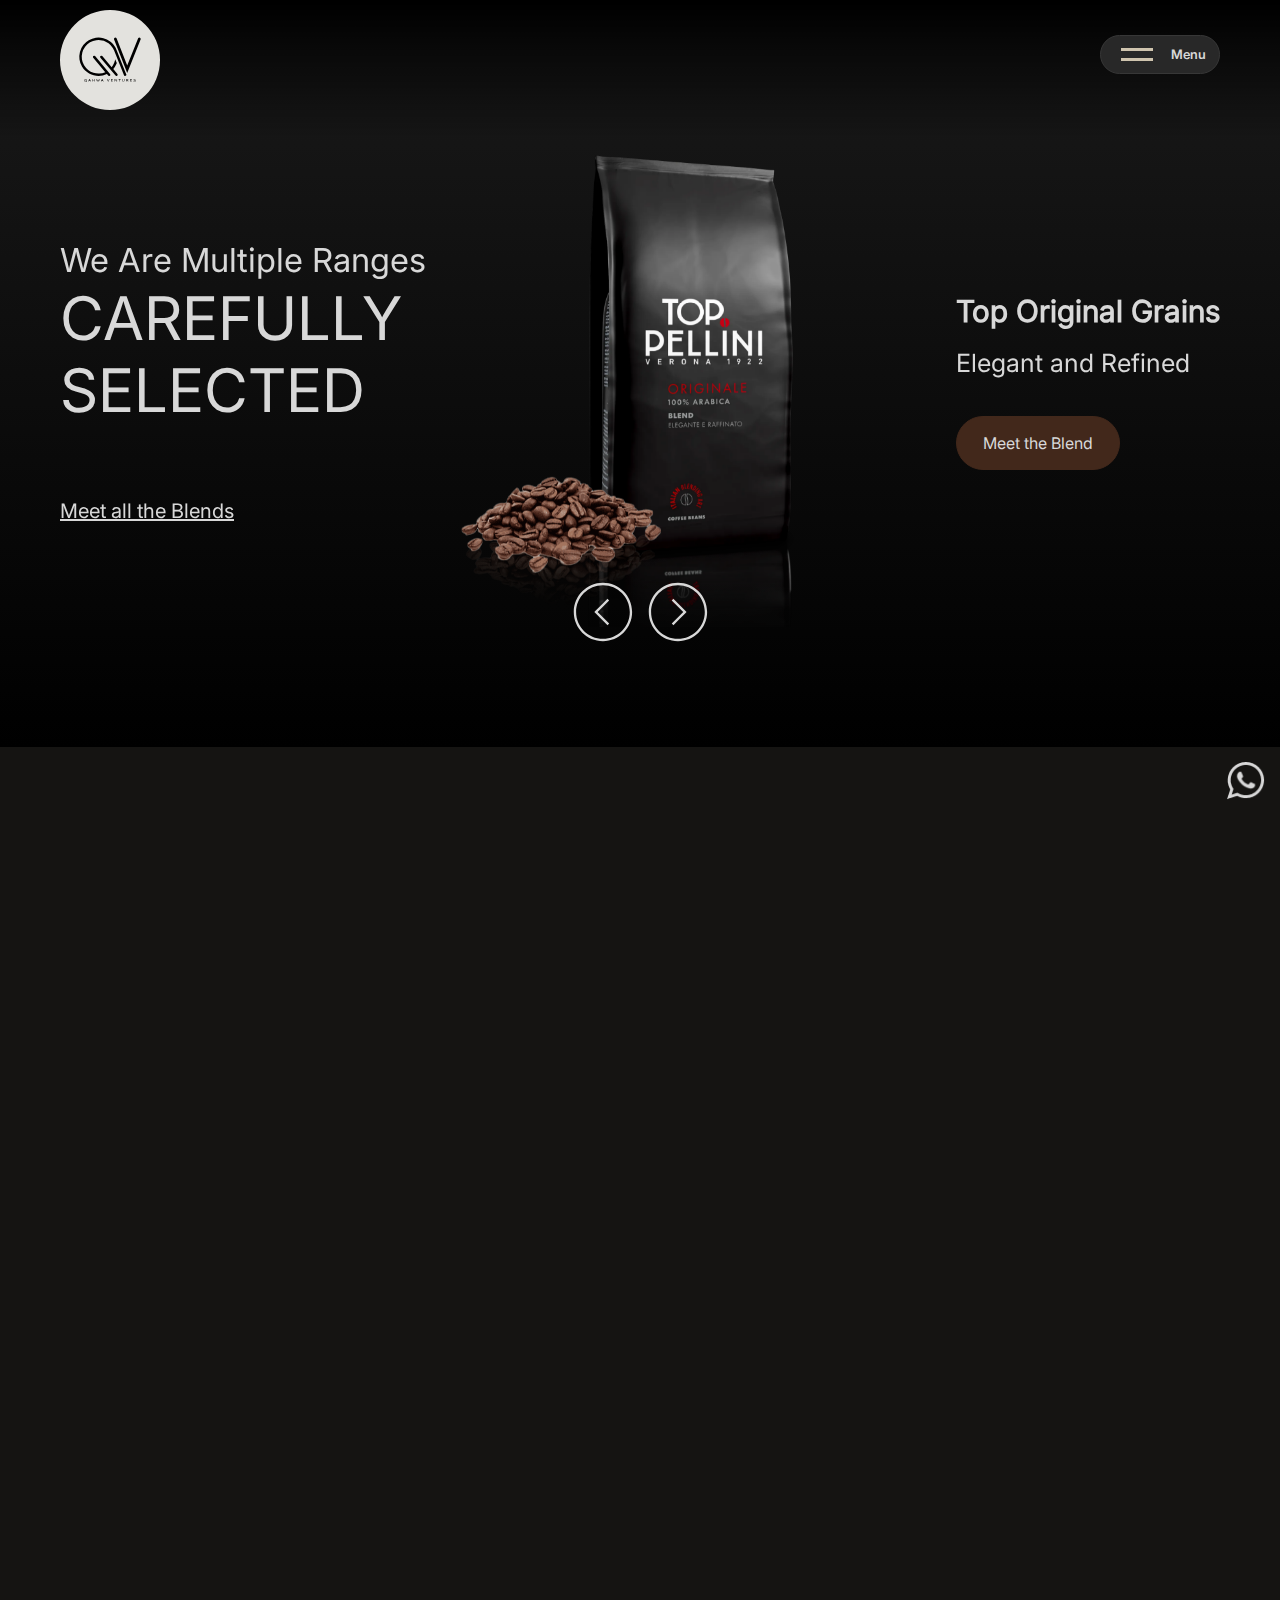
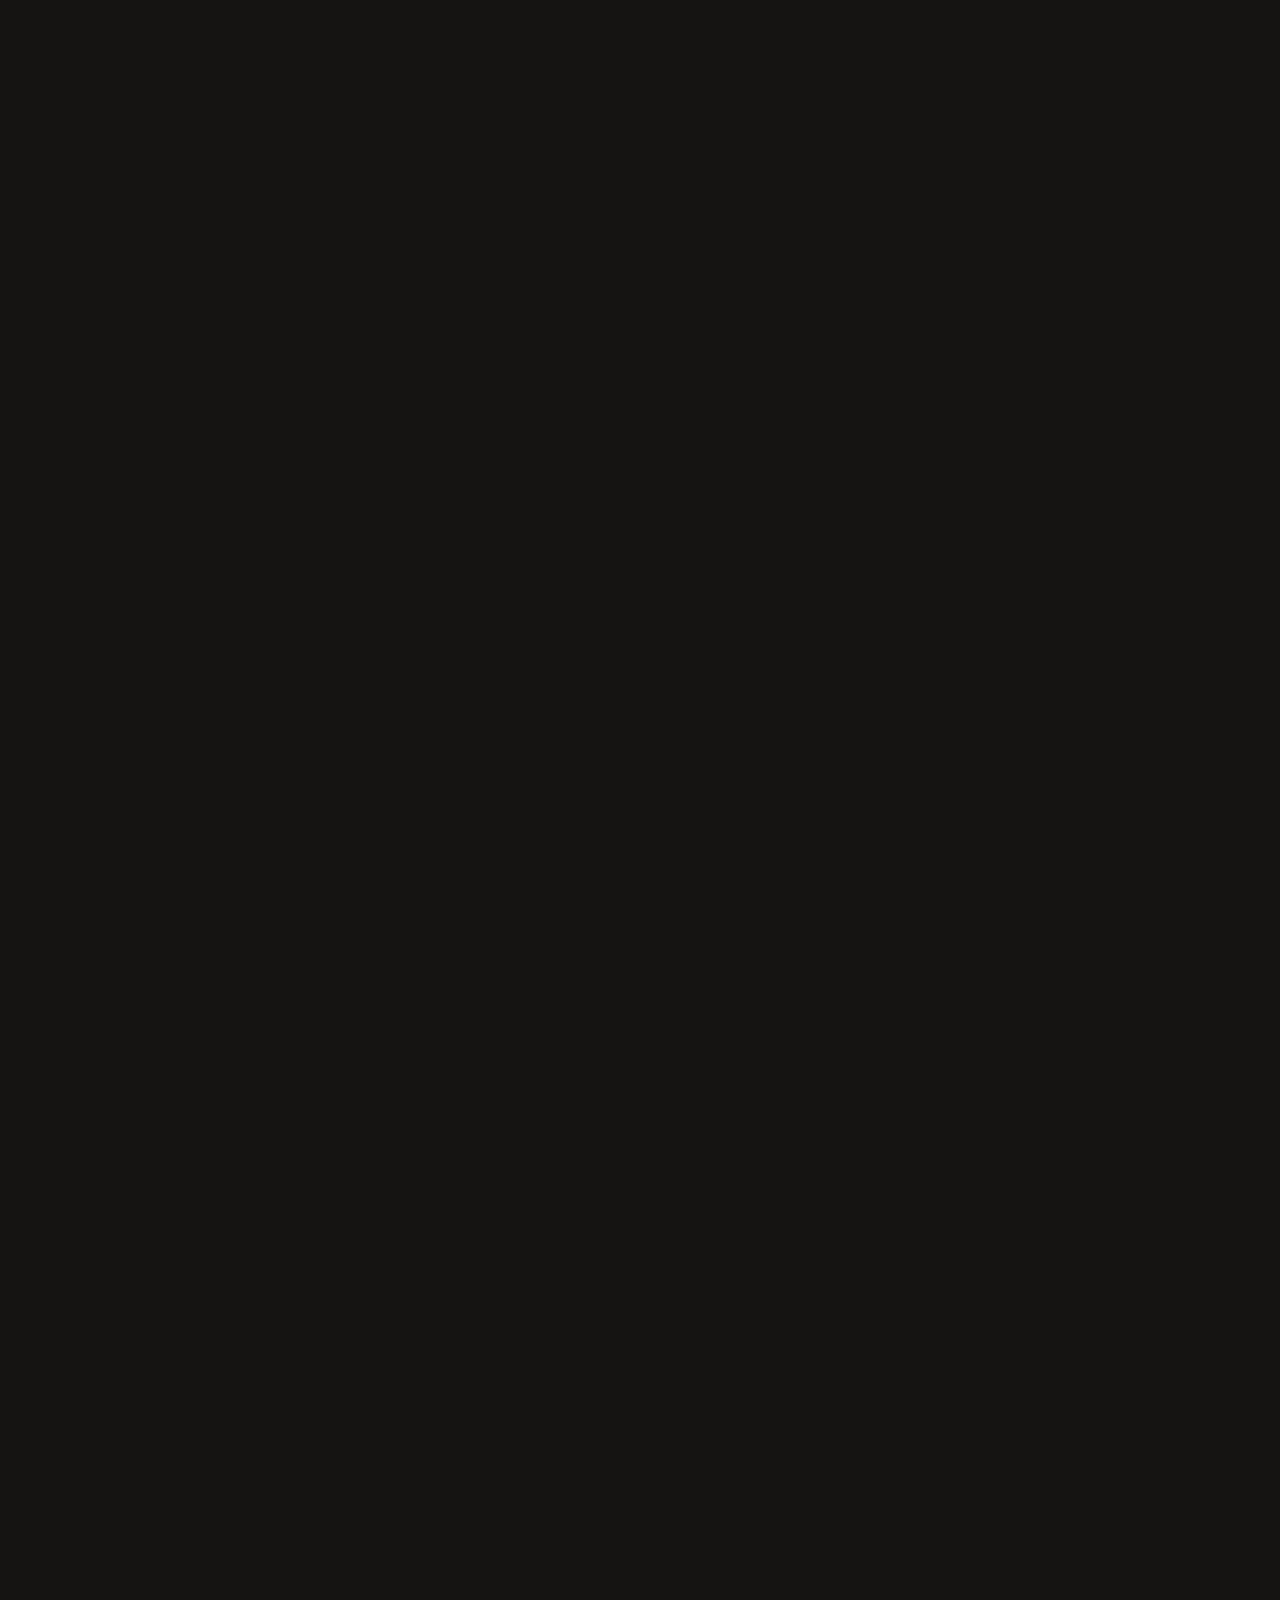
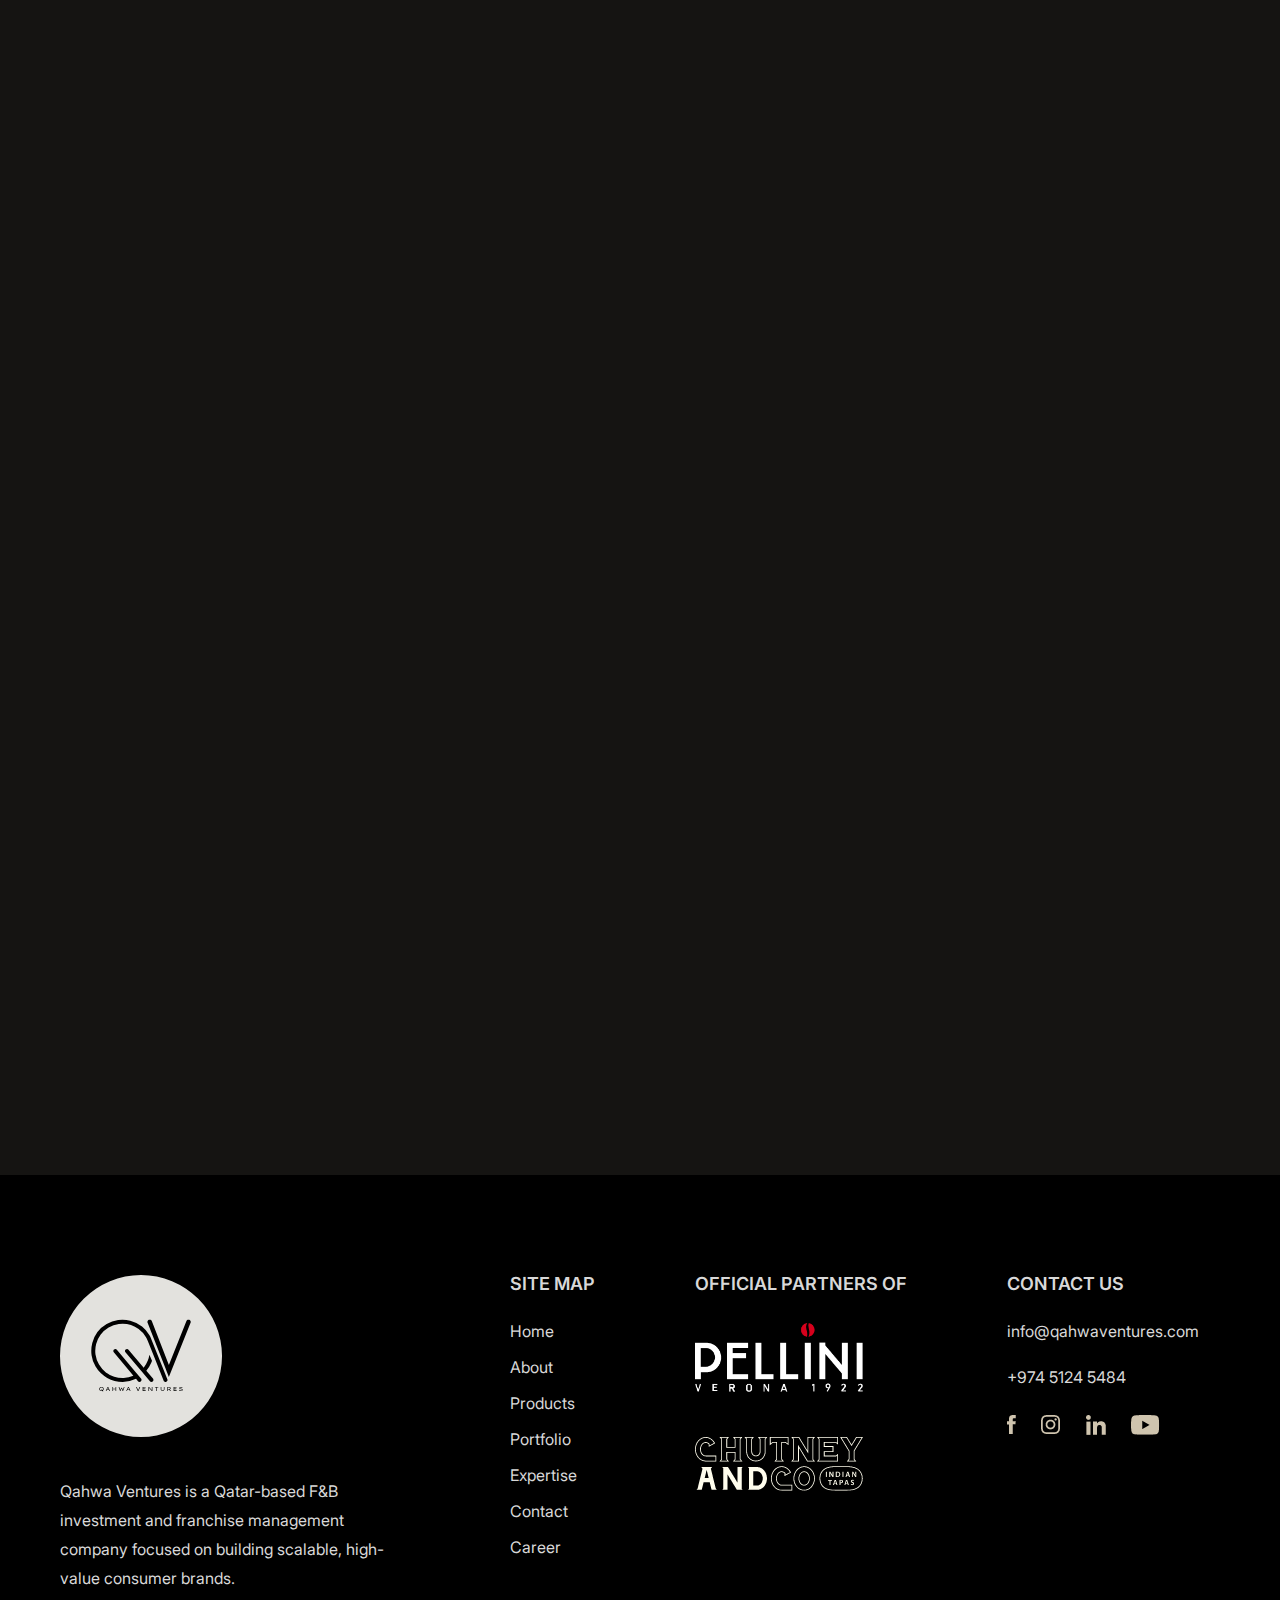
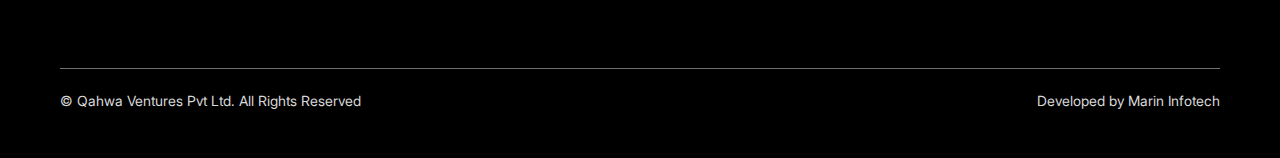
<file: products.html>
<!DOCTYPE html>
<html lang="en">

<head>
    <meta charset="UTF-8">
    <meta name="viewport" content="width=device-width, initial-scale=1.0">
    <meta name="description" content="Explore the premium portfolio of F&B brands under Qahwa Ventures.">
    <title>Products | Qahwa Ventures</title>
    <link rel="icon" type="image/svg+xml" href="assets/images/common/logo.svg">
    <link rel="stylesheet" href="assets/css/mainstyle.css">
    <link rel="stylesheet" href="assets/css/mainbreaks.css">
    <link rel="stylesheet" href="assets/css/static.css">
    <link rel="stylesheet" href="assets/css/staticbreaks.css">
    <link rel="stylesheet" href="assets/css/aos.css">
    <link rel="stylesheet" href="assets/css/swiper-bundle.min.css" />
</head>

<body>

    <!-- Header -->
    <header class="headerWrap staticHeaderWrap" id="header">
        <div class="container">
            <div class="headerSec">

                <!-- Hamburger -->
                <div class="hamburger" id="hamburger">
                    <img src="assets/images/common/hamburger.svg" width="32" loading="lazy" alt="Menu" />
                    <span>Menu</span>
                </div>

                <!-- Logo -->
                <div class="headerNavLinks">
                    <ul class="navLinksList">
                        <li class="headerLogoSec">
                            <a href="/">
                                <img src="assets/images/common/logo.svg" width="162" height="162" class="headerLogoImg"
                                    loading="lazy" alt="Qahwa Ventures" />
                            </a>
                        </li>
                        <li class="headerMenuItem"><a href="/">Home</a></li>
                        <li class="headerMenuItem"><a href="/about-us.html">About</a></li>
                        <li class="headerMenuItem"><a href="/products.html">Products</a></li>
                        <li class="headerMenuItem"><a href="/portfolio.html">Portfolio</a></li>
                        <li class="headerMenuItem"><a href="javascript://" class="expertiseLink">Expertise</a></li>
                        <li class="headerMenuItem"><a href="/contact-us.html">Contact</a></li>
                        <li class="headerMenuItem"><a href="/career.html">Career</a></li>
                    </ul>
                </div>

            </div>
        </div>
    </header>

    <!-- Mobile Sidebar -->
    <div class="mobileSidebar staticMobileSidebar" id="mobileSidebar">
        <div class="sidebarOverlay" id="sidebarOverlay"></div>

        <div class="sidebarContent">
            <div class="hamburger" id="closeSidebar">
                <img src="assets/images/common/hamburger.svg" width="32" loading="lazy" alt="Close Menu" />
                <span>Menu</span>
            </div>

            <nav class="sidebarNav">
                <ul class="sidebarNavList">
                    <li><a href="/">Home</a></li>
                    <li><a href="/about-us.html">About</a></li>
                    <li><a href="/products.html">Products</a></li>
                    <li><a href="/portfolio.html">Portfolio</a></li>
                    <li><a href="javascript://" class="expertiseLink">Expertise</a></li>
                    <li><a href="/contact-us.html">Contact</a></li>
                    <li><a href="/career.html">Career</a></li>
                </ul>
            </nav>
        </div>
    </div>

    <!-- WhatsApp -->
    <div class="whatsappBtnWrap">
        <a href="https://api.whatsapp.com/send?phone=97455042150" target="_blank" class="whatsappBtn">
            <img src="assets/images/common/whatsapp.png" width="38" loading="lazy" alt="WhatsApp" />
        </a>
    </div>

    <main>

        <!-- Product Slider -->
        <section class="productSliderWrap">

            <!-- Custom Nav Buttons -->
            <div class="productSwiperSliderNav">
                <div class="productSwiperSliderBtn productSwiperPrevBtn"></div>
                <div class="productSwiperSliderBtn productSwiperNextBtn"></div>
            </div>

            <div class="swiper productSwiper">
                <div class="swiper-wrapper">

                    <!-- Slide 1 -->
                    <div class="swiper-slide">
                        <div class="productItem">
                            <div class="container">
                                <div class="productContent">

                                    <div class="productTitle">
                                        <span data-aos="fade-up" data-aos-delay="100">We Are Multiple Ranges</span>
                                        <h3 data-aos="fade-up" data-aos-delay="200">
                                            Carefully <em></em>
                                            Selected
                                        </h3>
                                        <a href="javascript://" data-aos="fade-up" data-aos-delay="300">Meet all the
                                            Blends</a>
                                    </div>

                                    <div class="productImageSec" data-aos="fade-up" data-aos-delay="400">
                                        <img src="assets/images/home/beans.png" alt="Pellini" width="308" height="231"
                                            class="productImage1" />
                                        <img src="assets/images/home/Top-originale_grani.png" alt="Pellini" width="408"
                                            height="768" class="productImage2" />
                                    </div>

                                    <div class="productInfo">
                                        <p data-aos="fade-up" data-aos-delay="500">Top Original Grains</p>
                                        <span data-aos="fade-up" data-aos-delay="600">Elegant and Refined</span>
                                        <a href="javascript://" data-aos="fade-up" data-aos-delay="700">
                                            Meet the Blend
                                        </a>
                                    </div>

                                </div>
                            </div>
                        </div>
                    </div>

                    <!-- Slide 2 -->
                    <div class="swiper-slide">
                        <div class="productItem">
                            <div class="container">
                                <div class="productContent">

                                    <div class="productTitle">
                                        <span data-aos="fade-up" data-aos-delay="100">We Are Multiple Ranges</span>
                                        <h3 data-aos="fade-up" data-aos-delay="200">
                                            Carefully <em></em>
                                            Selected
                                        </h3>
                                        <a href="javascript://" data-aos="fade-up" data-aos-delay="300">Meet all the
                                            Blends</a>
                                    </div>

                                    <div class="productImageSec" data-aos="zoom-in" data-aos-delay="400">
                                        <img src="assets/images/home/beans.png" alt="Pellini" width="308" height="231"
                                            class="productImage1" />
                                        <img src="assets/images/home/Top-originale_grani.png" alt="Pellini" width="408"
                                            height="768" class="productImage2" />
                                    </div>

                                    <div class="productInfo">
                                        <p data-aos="fade-up" data-aos-delay="500">Top Original Grains</p>
                                        <span data-aos="fade-up" data-aos-delay="600">Elegant and Refined</span>
                                        <a href="javascript://" data-aos="fade-up" data-aos-delay="700">
                                            Meet the Blend
                                        </a>
                                    </div>

                                </div>
                            </div>
                        </div>
                    </div>

                </div>

                <!-- Pagination Removed -->
            </div>

        </section>

        <!-- Products List -->
        <section class="productsListWrap">
            <div class="container">
                <div class="productsListContent">
                    <div class="productsMenu" data-aos="fade-up">
                        <div class="productsMenuTrigger">Select Category</div>
                        <ul>
                            <li><a href="javascript://" class="active" data-filter="all">All</a></li>
                            <li><a href="javascript://" data-filter="compatible-capsules">Compatible capsules</a></li>
                            <li><a href="javascript://" data-filter="moka-line">Moka line</a></li>
                            <li><a href="javascript://" data-filter="espresso-line">Espresso line</a></li>
                            <li><a href="javascript://" data-filter="whole-beans">Whole beans</a></li>
                        </ul>
                    </div>
                    <div class="productsGrid">
                        <!-- Products will be dynamically loaded here -->
                    </div>
                </div>
            </div>
        </section>


    </main>


    <!-- Footer Placeholder -->
    <div id="footer-placeholder"></div>

    <!-- jQuery JS -->
    <script src="assets/js/jquery.min.js"></script>
    <!-- matchHeight JS -->
    <script src="assets/js/jquery.matchHeight.js"></script>
    <!-- Swiper JS -->
    <script src="assets/js/swiper-bundle.min.js" defer></script>
    <!-- AOS JS -->
    <script src="assets/js/aos.js" defer></script>
    <!-- Main JS -->
    <script src="assets/js/header.js" defer></script>
    <script src="assets/js/main.js" defer></script>
</body>

</html>
</file>
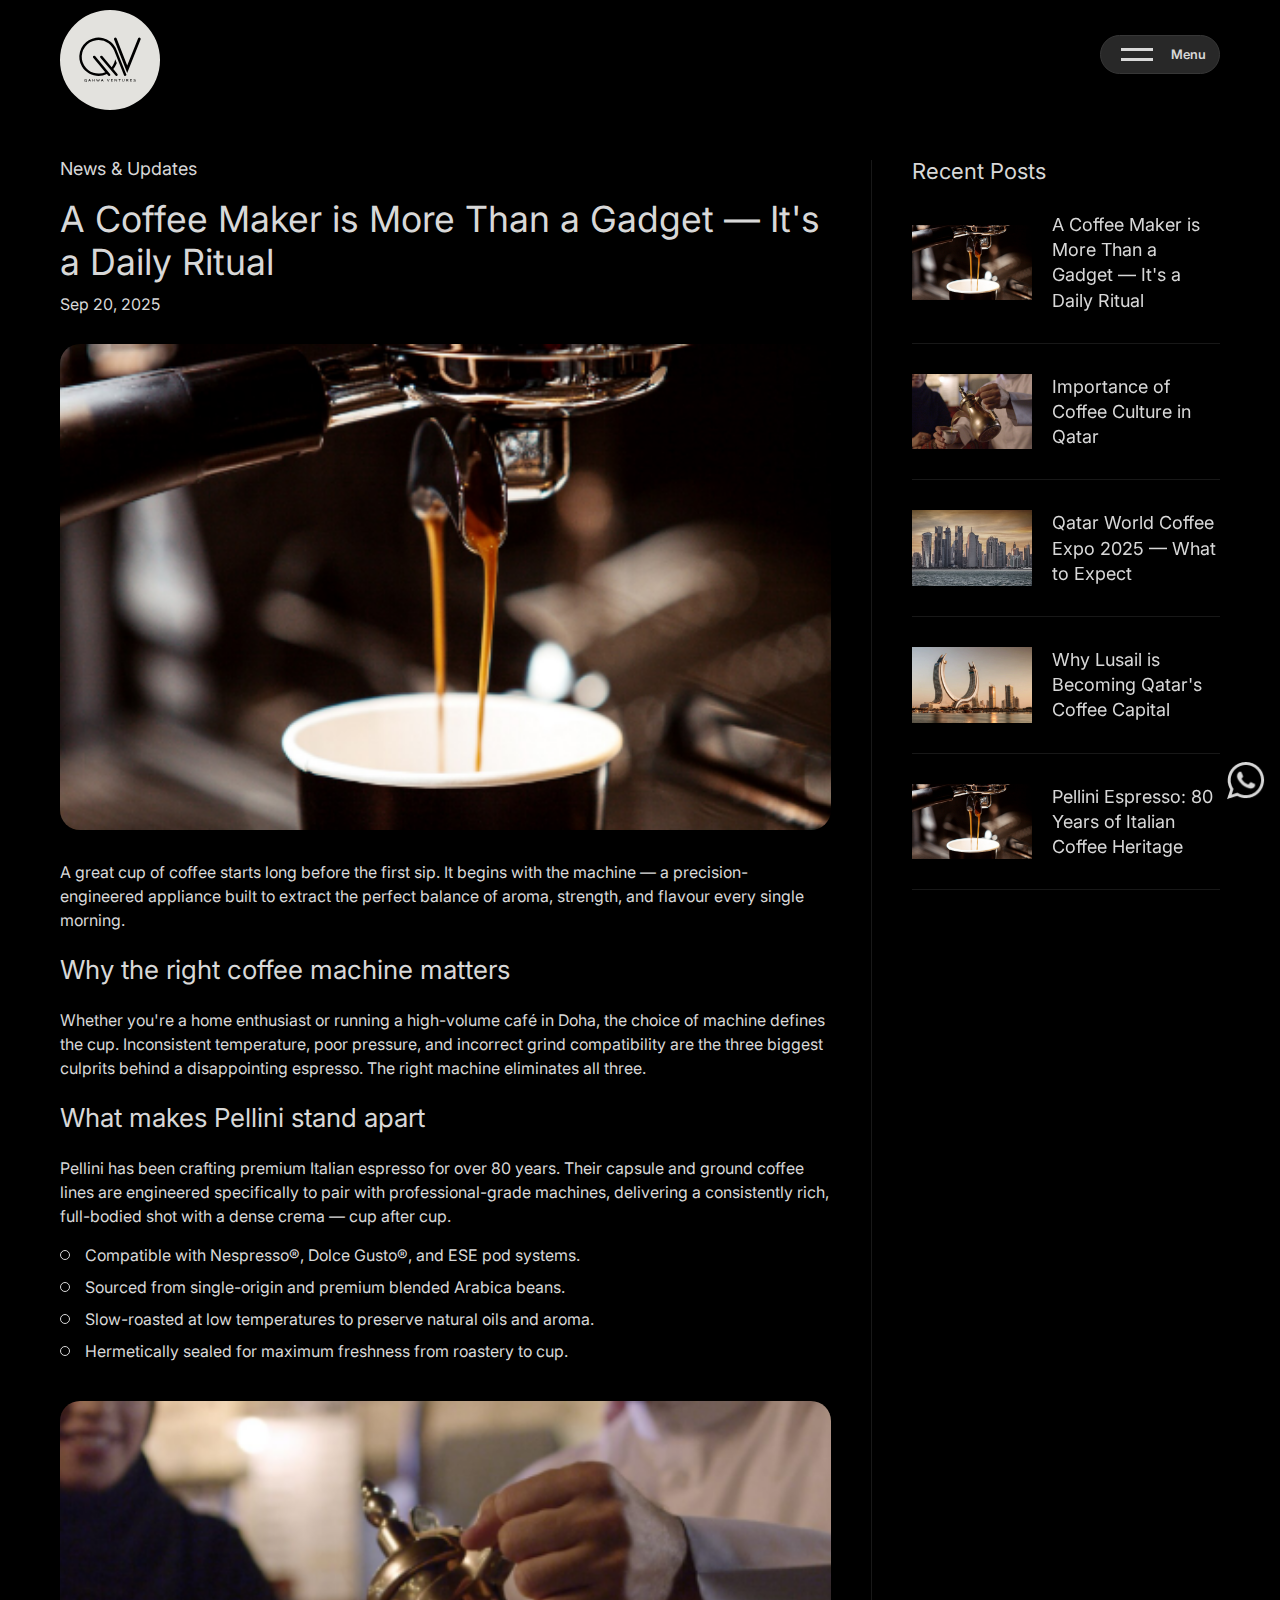
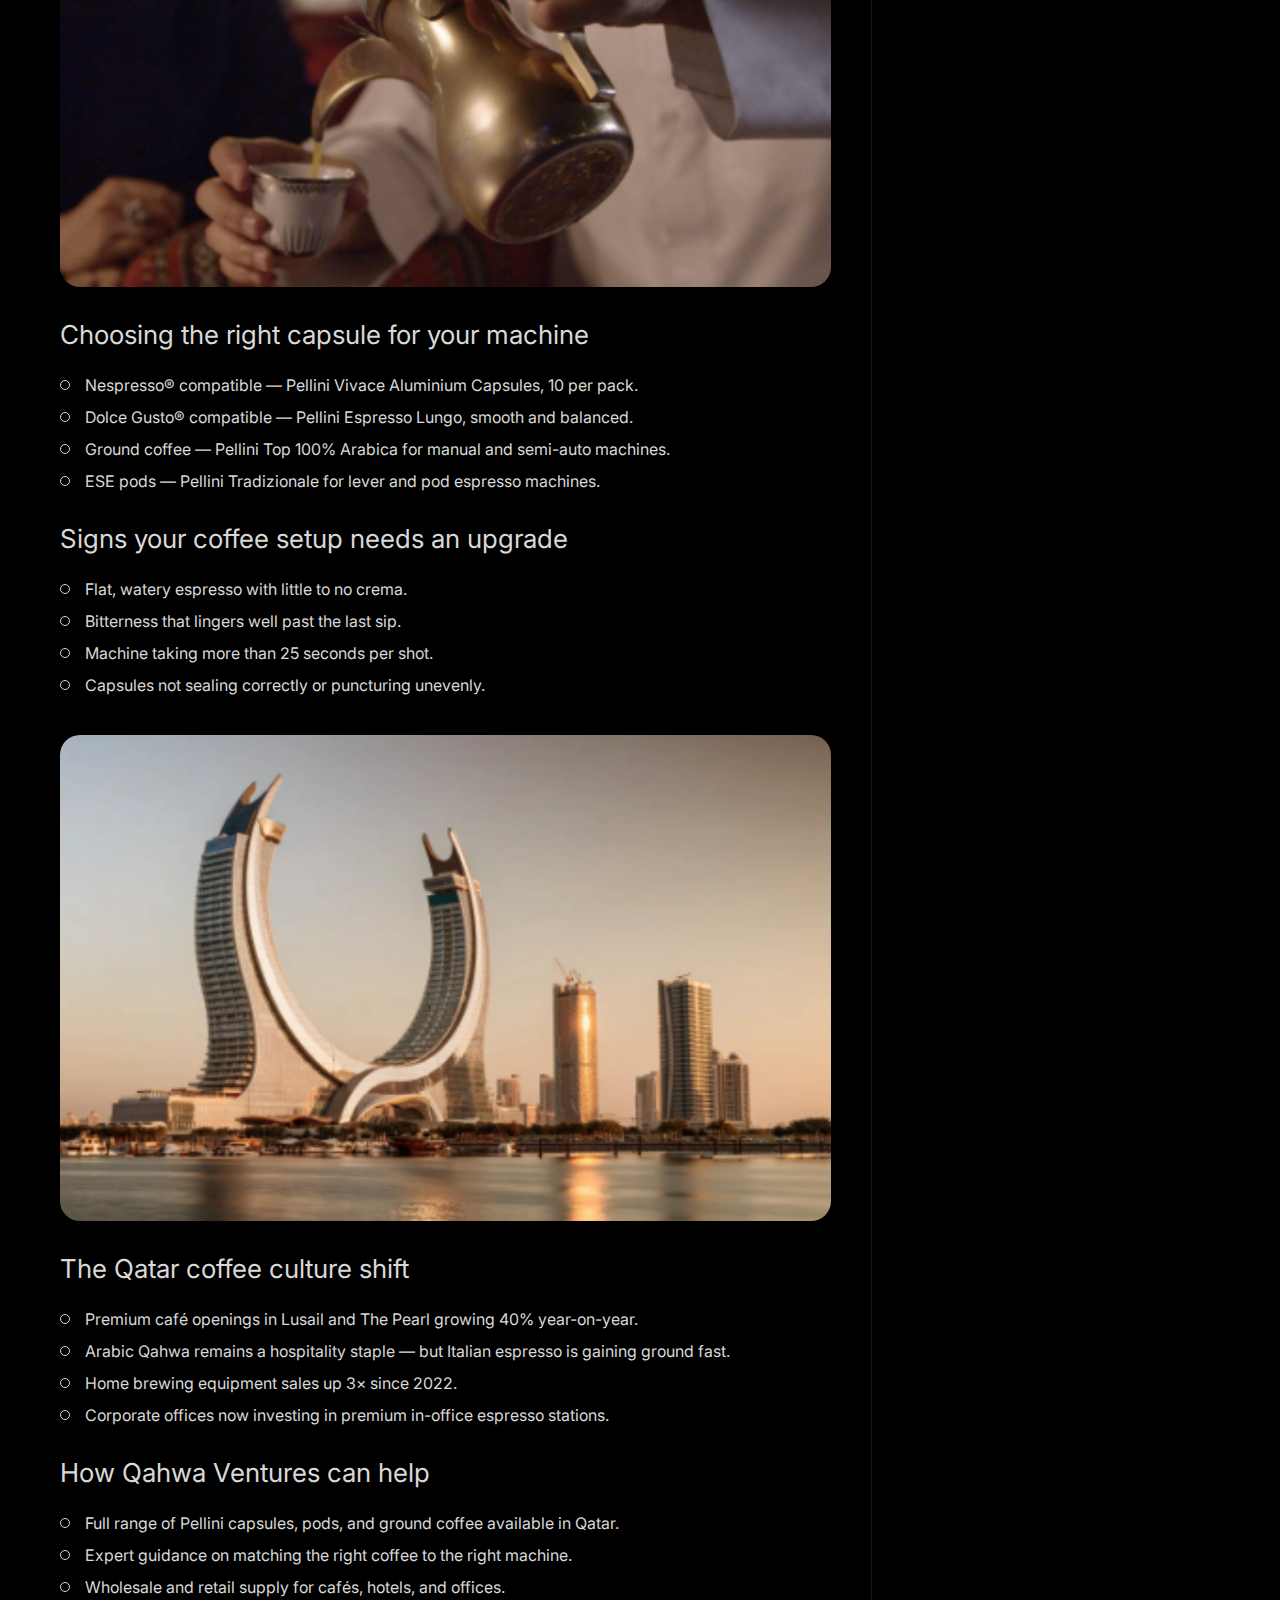
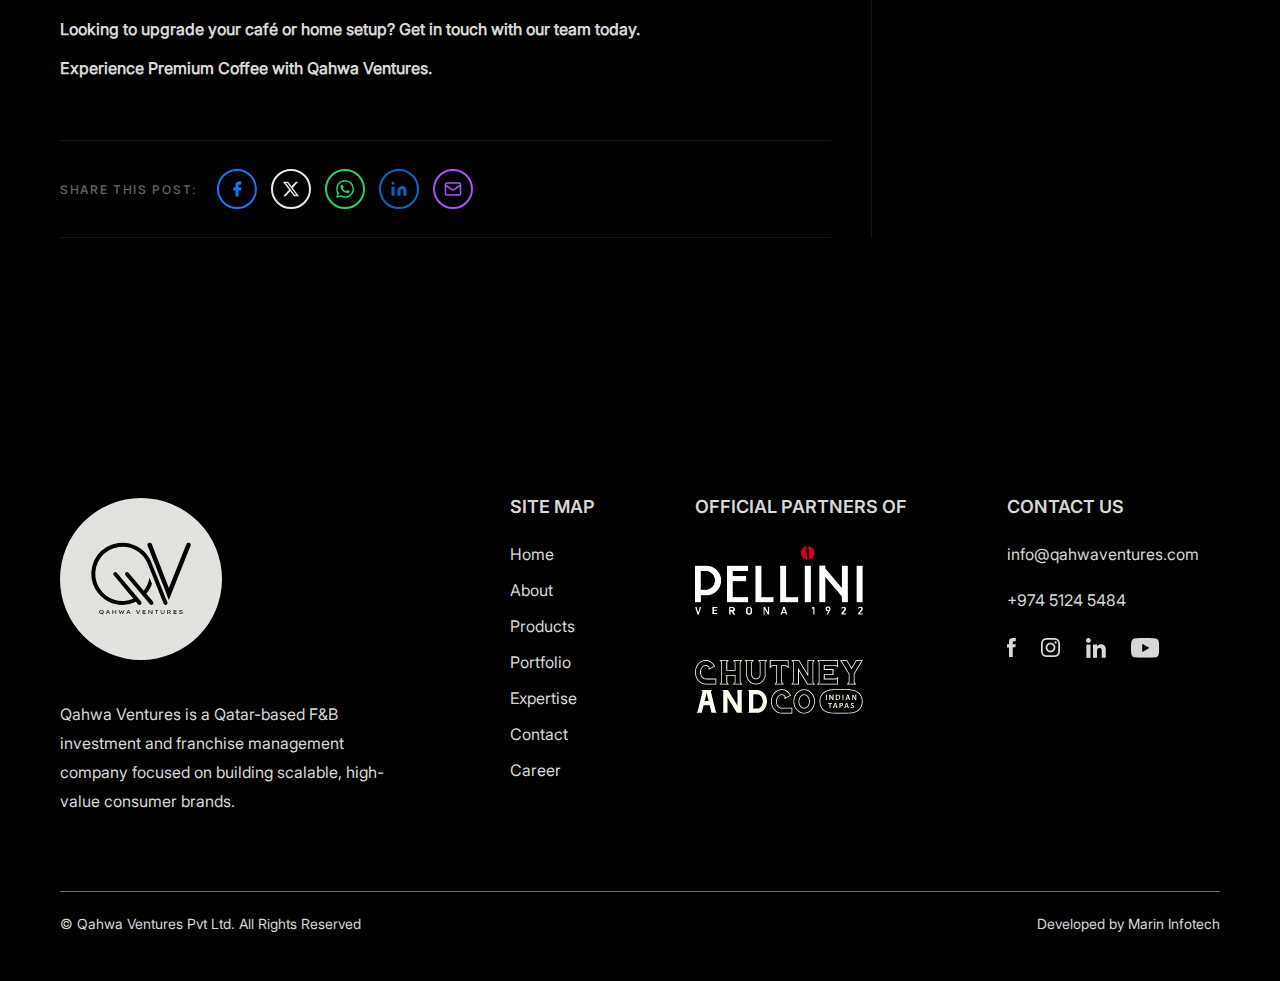
<file: wordress/inner.html>
<!DOCTYPE html>
<html lang="en">

<head>
    <meta charset="UTF-8">
    <meta name="viewport" content="width=device-width, initial-scale=1.0">
    <meta name="description" content="Page description here">
    <title>Qahwa Ventures</title>
    <link rel="icon" type="image/svg+xml" href="assets/images/common/logo.svg">
    <!-- CSS -->
    <link rel="stylesheet" href="assets/css/header.css">
    <link rel="stylesheet" href="assets/css/footer.css">
    <link rel="stylesheet" href="assets/css/aos.css">
    <link rel="stylesheet" href="assets/css/mainstyle.css">
    <link rel="stylesheet" href="assets/css/mainbreaks.css">
</head>

<body>

    <!-- Header -->
    <header class="headerWrap staticHeaderWrap" id="header">
        <div class="container">
            <div class="headerSec">

                <!-- Hamburger -->
                <div class="hamburger" id="hamburger">
                    <img src="assets/images/common/hamburger.svg" width="32" loading="lazy" alt="Menu" />
                    <span>Menu</span>
                </div>

                <!-- Logo -->
                <div class="headerNavLinks">
                    <ul class="navLinksList">
                        <li class="headerLogoSec">
                            <a href="/">
                                <img src="assets/images/common/logo.svg" width="162" height="162" class="headerLogoImg"
                                    loading="lazy" alt="Qahwa Ventures" />
                            </a>
                        </li>
                        <li class="headerMenuItem"><a href="/">Home</a></li>
                        <li class="headerMenuItem"><a href="/about-us.html">About</a></li>
                        <li class="headerMenuItem"><a href="/portfolio.html">Portfolio</a></li>
                        <li class="headerMenuItem"><a href="javascript://" class="expertiseLink">Expertise</a></li>
                        <li class="headerMenuItem"><a href="/contact-us.html">Contact</a></li>
                        <li class="headerMenuItem"><a href="/career.html">Career</a></li>
                    </ul>
                </div>

            </div>
        </div>
    </header>

    <!-- Mobile Sidebar -->
    <div class="mobileSidebar staticMobileSidebar" id="mobileSidebar">
        <div class="sidebarOverlay" id="sidebarOverlay"></div>

        <div class="sidebarContent">
            <div class="hamburger" id="closeSidebar">
                <img src="assets/images/common/hamburger.svg" width="32" loading="lazy" alt="Close Menu" />
                <span>Menu</span>
            </div>

            <nav class="sidebarNav">
                <ul class="sidebarNavList">
                    <li><a href="/">Home</a></li>
                    <li><a href="/about-us.html">About</a></li>
                    <li><a href="/portfolio.html">Portfolio</a></li>
                    <li><a href="javascript://" class="expertiseLink">Expertise</a></li>
                    <li><a href="/contact-us.html">Contact</a></li>
                    <li><a href="/career.html">Career</a></li>
                </ul>
            </nav>
        </div>
    </div>

    <!-- WhatsApp -->
    <div class="whatsappBtnWrap">
        <a href="https://api.whatsapp.com/send?phone=97455042150&text=Hello%20Qahwa%20Ventures%20Team%2C%0AI%20recently%20visited%20your%20website%20and%20am%20interested%20in%20learning%20more%20about%20your%20F%26B%20investment%20opportunities%20and%20franchise%20development%20and%20management%20services." target="_blank" class="whatsappBtn">
            <img src="assets/images/common/whatsapp.png" width="38" loading="lazy" alt="WhatsApp" />
        </a>
    </div>
    <!-- Header -->

    <!-- Main Content -->
    <main>

        <div class="staticWrapper paddngTop">
            <section class="insightsUpdatesDetailsWrap">
                <div class="container">
                    <div class="insightsUpdatesDetailsBody">
                        <div class="insightsUpdatesDetailsLftCont">
                            <div class="blogPostContentWrap">
                                <div class="blogPostContentHead">
                                    <h3>News &amp; Updates</h3>
                                    <h1>A Coffee Maker is More Than a Gadget — It's a Daily Ritual</h1>
                                    <span>Sep 20, 2025</span>
                                </div>
                                <div class="blogPostContent">
                                    <img src="assets/images/home/blog-img1.png" alt="Earthing Guide">
                                    <p>
                                        A great cup of coffee starts long before the first sip. It begins with the
                                        machine —
                                        a precision-engineered appliance built to extract the perfect balance of aroma,
                                        strength, and flavour every single morning.
                                    </p>
                                    <h2>Why the right coffee machine matters</h2>
                                    <p>
                                        Whether you're a home enthusiast or running a high-volume café in Doha, the
                                        choice
                                        of machine defines the cup. Inconsistent temperature, poor pressure, and
                                        incorrect
                                        grind compatibility are the three biggest culprits behind a disappointing
                                        espresso.
                                        The right machine eliminates all three.
                                    </p>
                                    <h2>What makes Pellini stand apart</h2>
                                    <p>
                                        Pellini has been crafting premium Italian espresso for over 80 years. Their
                                        capsule
                                        and ground coffee lines are engineered specifically to pair with
                                        professional-grade
                                        machines, delivering a consistently rich, full-bodied shot with a dense crema —
                                        cup after cup.
                                    </p>
                                    <ul>
                                        <li>Compatible with Nespresso®, Dolce Gusto®, and ESE pod systems.</li>
                                        <li>Sourced from single-origin and premium blended Arabica beans.</li>
                                        <li>Slow-roasted at low temperatures to preserve natural oils and aroma.</li>
                                        <li>Hermetically sealed for maximum freshness from roastery to cup.</li>
                                    </ul>
                                    <img src="assets/images/home/blog-img2.png" alt="Pellini Coffee">
                                    <h2>Choosing the right capsule for your machine</h2>
                                    <ul>
                                        <li>Nespresso® compatible — Pellini Vivace Aluminium Capsules, 10 per pack.</li>
                                        <li>Dolce Gusto® compatible — Pellini Espresso Lungo, smooth and balanced.</li>
                                        <li>Ground coffee — Pellini Top 100% Arabica for manual and semi-auto machines.
                                        </li>
                                        <li>ESE pods — Pellini Tradizionale for lever and pod espresso machines.</li>
                                    </ul>
                                    <h2>Signs your coffee setup needs an upgrade</h2>
                                    <ul>
                                        <li>Flat, watery espresso with little to no crema.</li>
                                        <li>Bitterness that lingers well past the last sip.</li>
                                        <li>Machine taking more than 25 seconds per shot.</li>
                                        <li>Capsules not sealing correctly or puncturing unevenly.</li>
                                    </ul>
                                    <img src="assets/images/home/blog-img4.png" alt="Pellini Coffee">
                                    <h2>The Qatar coffee culture shift</h2>
                                    <ul>
                                        <li>Premium café openings in Lusail and The Pearl growing 40% year-on-year.</li>
                                        <li>Arabic Qahwa remains a hospitality staple — but Italian espresso is gaining
                                            ground fast.</li>
                                        <li>Home brewing equipment sales up 3× since 2022.</li>
                                        <li>Corporate offices now investing in premium in-office espresso stations.</li>
                                    </ul>
                                    <h2>How Qahwa Ventures can help</h2>
                                    <ul>
                                        <li>Full range of Pellini capsules, pods, and ground coffee available in Qatar.
                                        </li>
                                        <li>Expert guidance on matching the right coffee to the right machine.</li>
                                        <li>Wholesale and retail supply for cafés, hotels, and offices.</li>
                                    </ul>
                                    <p><b>Looking to upgrade your café or home setup? Get in touch with our team
                                            today.</b></p>
                                    <p><b>Experience Premium Coffee with Qahwa Ventures.</b></p>
                                </div>
                                <div class="blogPostShareSec">
                                    <span class="shareLabel">Share this post:</span>
                                    <!-- Facebook -->
                                    <a href="javascript://" class="shareButton facebook" title="Share on Facebook">
                                        <svg width="18" height="18" viewBox="0 0 24 24" fill="currentColor">
                                            <path
                                                d="M18 2h-3a5 5 0 0 0-5 5v3H7v4h3v8h4v-8h3l1-4h-4V7a1 1 0 0 1 1-1h3z" />
                                        </svg>

                                    </a>
                                    <!-- X / Twitter -->
                                    <a href="javascript://" class="shareButton twitter" title="Share on X">
                                        <svg width="18" height="18" viewBox="0 0 24 24" fill="currentColor">
                                            <path
                                                d="M18.244 2.25h3.308l-7.227 8.26 8.502 11.24H16.17l-5.214-6.817L4.99 21.75H1.68l7.73-8.835L1.254 2.25H8.08l4.713 6.231zm-1.161 17.52h1.833L7.084 4.126H5.117z" />
                                        </svg>

                                    </a>
                                    <!-- WhatsApp -->
                                    <a href="javascript://" class="shareButton whatsapp" title="Share on WhatsApp">
                                        <svg width="18" height="18" viewBox="0 0 24 24" fill="currentColor">
                                            <path
                                                d="M17.472 14.382c-.297-.149-1.758-.867-2.03-.967-.273-.099-.471-.148-.67.15-.197.297-.767.966-.94 1.164-.173.199-.347.223-.644.075-.297-.15-1.255-.463-2.39-1.475-.883-.788-1.48-1.761-1.653-2.059-.173-.297-.018-.458.13-.606.134-.133.298-.347.446-.52.149-.174.198-.298.298-.497.099-.198.05-.371-.025-.52-.075-.149-.669-1.612-.916-2.207-.242-.579-.487-.5-.669-.51a12.8 12.8 0 0 0-.57-.01c-.198 0-.52.074-.792.372-.272.297-1.04 1.016-1.04 2.479 0 1.462 1.065 2.875 1.213 3.074.149.198 2.096 3.2 5.077 4.487.709.306 1.262.489 1.694.625.712.227 1.36.195 1.871.118.571-.085 1.758-.719 2.006-1.413.248-.694.248-1.289.173-1.413-.074-.124-.272-.198-.57-.347m-5.421 7.403h-.004a9.87 9.87 0 0 1-5.031-1.378l-.361-.214-3.741.982.998-3.648-.235-.374a9.86 9.86 0 0 1-1.51-5.26c.001-5.45 4.436-9.884 9.888-9.884 2.64 0 5.122 1.03 6.988 2.898a9.825 9.825 0 0 1 2.893 6.994c-.003 5.45-4.437 9.884-9.885 9.884m8.413-18.297A11.815 11.815 0 0 0 12.05 0C5.495 0 .16 5.335.157 11.892c0 2.096.547 4.142 1.588 5.945L.057 24l6.305-1.654a11.882 11.882 0 0 0 5.683 1.448h.005c6.554 0 11.89-5.335 11.893-11.893a11.821 11.821 0 0 0-3.48-8.413z" />
                                        </svg>

                                    </a>
                                    <!-- LinkedIn -->
                                    <a href="javascript://" class="shareButton linkedin" title="Share on LinkedIn">
                                        <svg width="18" height="18" viewBox="0 0 24 24" fill="currentColor">
                                            <path
                                                d="M16 8a6 6 0 0 1 6 6v7h-4v-7a2 2 0 0 0-2-2 2 2 0 0 0-2 2v7h-4v-7a6 6 0 0 1 6-6zM2 9h4v12H2z" />
                                            <circle cx="4" cy="4" r="2" />
                                        </svg>

                                    </a>
                                    <!-- Email -->
                                    <a href="javascript://" class="shareButton email" title="Share via Email">
                                        <svg width="18" height="18" viewBox="0 0 24 24" fill="none"
                                            stroke="currentColor" stroke-width="2" stroke-linecap="round"
                                            stroke-linejoin="round">
                                            <rect width="20" height="16" x="2" y="4" rx="2" />
                                            <path d="m22 7-8.97 5.7a1.94 1.94 0 0 1-2.06 0L2 7" />
                                        </svg>

                                    </a>
                                </div>
                            </div>
                        </div>

                        <div class="insightsUpdatesDetailsRghtCont">
                            <h3>Recent Posts</h3>
                            <div class="recentPostsWrap">
                                <a href="#" class="recentPostsitem">
                                    <em class="recentPostImg">
                                        <img src="assets/images/home/blog-img1.png" alt="Post 1" width="70" height="70">
                                    </em>
                                    <p>A Coffee Maker is More Than a Gadget — It's a Daily Ritual</p>
                                </a>
                                <a href="#" class="recentPostsitem">
                                    <em class="recentPostImg">
                                        <img src="assets/images/home/blog-img2.png" alt="Post 2" width="70" height="70">
                                    </em>
                                    <p>Importance of Coffee Culture in Qatar</p>
                                </a>
                                <a href="#" class="recentPostsitem">
                                    <em class="recentPostImg">
                                        <img src="assets/images/home/blog-img3.png" alt="Post 3" width="70" height="70">
                                    </em>
                                    <p>Qatar World Coffee Expo 2025 — What to Expect</p>
                                </a>
                                <a href="#" class="recentPostsitem">
                                    <em class="recentPostImg">
                                        <img src="assets/images/home/blog-img4.png" alt="Post 4" width="70" height="70">
                                    </em>
                                    <p>Why Lusail is Becoming Qatar's Coffee Capital</p>
                                </a>
                                <a href="#" class="recentPostsitem">
                                    <em class="recentPostImg">
                                        <img src="assets/images/home/blog-img1.png" alt="Post 5" width="70" height="70">
                                    </em>
                                    <p>Pellini Espresso: 80 Years of Italian Coffee Heritage</p>
                                </a>
                                <!-- <a href="#" class="recentPostsitem">
                                    <em class="recentPostImg">
                                        <img src="assets/images/home/blog-img2.png" alt="Post 6" width="70" height="70">
                                    </em>
                                    <p>From Bean to Cup: How Premium Capsules Are Changing Home Brewing</p>
                                </a> -->
                            </div>
                        </div>
                    </div>
                </div>
            </section>
        </div>

    </main>

    <!-- Footer -->
    <footer class="footerWrap">
        <div class="container">

            <div class="footerContent">

                <!-- Logo Section -->
                <div class="footerLogoSec">

                    <img src="assets/images/common/logo.svg" alt="Qahwa Ventures" class="mainLogo" width="162"
                        height='162'>

                    <p>
                        Qahwa Ventures is a Qatar-based F&amp;B investment and franchise management
                        company focused on building scalable, high-value consumer brands.
                    </p>

                </div>

                <!-- Links & Contact -->
                <div class="footerContactSec">

                    <!-- Navigation -->
                    <div class="sitemapSec">
                        <h4>Site Map</h4>
                        <ul class="footerLinkNav">
                            <li><a href="/">Home</a></li>
                            <li><a href="/about-us.html">About</a></li>
                            <li><a href="/products.html">Products</a></li>
                            <li><a href="/portfolio.html">Portfolio</a></li>
                            <li><a href="javascript://" class="expertiseLink">Expertise</a></li>
                            <li><a href="/contact-us.html">Contact</a></li>
                            <li><a href="/career.html">Career</a></li>
                        </ul>
                    </div>

                    <div class="officialPartnerSec">
                        <h4>official partners of</h4>
                        <div class="officialPartnerImgSec">
                            <a href="https://www.pellinicaffe.com/en/" target="_blank">
                                <img src="assets/images/common/Pellini-Logo.png" alt="Official Partner" width="168"
                                    height="53" />
                            </a>
                            <a href="https://www.socialeats.com/" target="_blank">
                                <img src="assets/images/common/chutney-co-logo.png" alt="Official Partner" width="168"
                                    height="53" />
                            </a>
                        </div>
                    </div>

                    <!-- Contact us -->
                    <div class="footerContact">
                        <h4 class="footerTitle">Contact Us</h4>
                        <div class="phoneSec">
                            <a href="mailto:info@qahwaventures.com">info@qahwaventures.com</a>
                            <a href="tel:+97451245484">+974 5124 5484</a>
                        </div>
                        <div class="socialMediaLinks">
                            <a href="javascript://"><img src="assets/images/common/facebook.png" alt="Facebook"
                                    class="socialMediaLogo"></a>
                            <a href="javascript://"><img src="assets/images/common/instagram.png" alt="Instagram"
                                    class="socialMediaLogo"></a>
                            <a href="javascript://"><img src="assets/images/common/linkedin.png" alt="LinkedIn"
                                    class="socialMediaLogo"></a>
                            <a href="javascript://"><img src="assets/images/common/youtube.png" alt="YouTube"
                                    class="socialMediaLogo"></a>
                        </div>
                    </div>

                </div>
            </div>

            <!-- Bottom Bar -->
            <div class="footerBottomSec">
                <span>&copy; Qahwa Ventures Pvt Ltd. All Rights Reserved</span>
                <span>
                    Developed by
                    <a href="https://marininfotech.in/" target="_blank">Marin Infotech</a>
                </span>
            </div>

        </div>
    </footer>
    <!-- Footer -->

    <!-- jQuery -->
    <script src="assets/js/jquery.min.js"></script>
    <!-- matchHeight -->
    <script src="assets/js/jquery.matchHeight.js"></script>
    <!-- AOS -->
    <script src="assets/js/aos.js"></script>
    <!-- Page JS (component loader + header logic) -->
    <script src="assets/js/main.js"></script>

</body>

</html>
</file>
<file: assets/css/mainstyle.css>
@import "font.css";
@import "header.css";
@import "footer.css";

:root {
  --inter18ptRegular: 'Inter 18pt Regular';
  --inter18ptBold: 'Inter 18pt Bold';
  --inter18ptExtraBold: 'Inter 18pt ExtraBold';
  --inter18ptLight: 'Inter 18pt Light';
  --inter18ptMedium: 'Inter 18pt Medium';
  --inter18ptSemiBold: 'Inter 18pt SemiBold';
  --inter18ptThin: 'Inter 18pt Thin';
  --inter24ptRegular: 'Inter 24pt Regular';
  --inter24ptBold: 'Inter 24pt Bold';
  --inter24ptExtraBold: 'Inter 24pt ExtraBold';
  --inter24ptLight: 'Inter 24pt Light';
  --inter24ptMedium: 'Inter 24pt Medium';
  --inter24ptSemiBold: 'Inter 24pt SemiBold';
  --inter24ptThin: 'Inter 24pt Thin';
  --inter28ptRegular: 'Inter 28pt Regular';
  --inter28ptBold: 'Inter 28pt Bold';
  --inter28ptExtraBold: 'Inter 28pt ExtraBold';
  --inter28ptExtraLight: 'Inter 28pt ExtraLight';
  --inter28ptLight: 'Inter 28pt Light';
  --inter28ptMedium: 'Inter 28pt Medium';
  --inter28ptSemiBold: 'Inter 28pt SemiBold';
  --yellow:#D8D8D8;
}
.container{width:100%;margin-right:auto;margin-left:auto;padding-right:1rem;padding-left:1rem}
*{margin:0;padding:0;box-sizing:border-box}
ul,ol{list-style:none}
a,a:focus, a:active{text-decoration:none;color:inherit; -webkit-tap-highlight-color: transparent;outline: none;}
body{font-family: var(--inter18ptRegular), sans-serif;font-weight: 400;color:#000;background-color:#fff}
img{max-width:100%;height:auto;display:block}
button{background:none;border:none;cursor:pointer;font:inherit}
*:focus,*:active,*:focus-visible{outline:none!important;box-shadow:none!important}
table{border-collapse:collapse;border-spacing:0}
h1,h2,h3,h4,h5,h6{font-weight:normal;margin:0}
p{margin:0}
p>em{display:block}
input,input:focus,input:active,input:focus-visible{outline:none!important;box-shadow:none!important}
select:focus,select:active,select:focus-visible{outline:none;box-shadow:none}
html{scroll-behavior:smooth}
* { -webkit-tap-highlight-color: transparent; }

/* Custom Scrollbar - Black Theme */
::-webkit-scrollbar{width:12px;height:12px}
::-webkit-scrollbar-track{background:#1a1a1a;border-radius:6px}
::-webkit-scrollbar-thumb{background:#333;border-radius:6px;border:2px solid #1a1a1a;transition:background .3s ease}
::-webkit-scrollbar-thumb:hover{background:#555}
::-webkit-scrollbar-thumb:active{background:#777}
::-webkit-scrollbar-corner{background:#1a1a1a}
*{scrollbar-width:thin;scrollbar-color:#333 #1a1a1a}

  
@media screen and (min-width: 1800px) {
}

@media screen and (min-width: 1600px) {
}

@media screen and (min-width: 1440px) {
}

@media screen and (min-width: 1200px) {
.container{padding-left:60px;padding-right:60px}
}

@media screen and (min-width: 1300px) {
}

@media only screen and (max-width: 991px) {
.container{padding-left:25px;padding-right:25px}
}

@media only screen and (max-width: 767px) {
  .container{padding-left:15px;padding-right:15px}
}

@media only screen and (max-width: 479px) {
}


/*Banner*/
.bannerWrapper{position:relative;}
.bannerSwiper{position:relative !important;height: 900px;}
.bannerSlide{position:relative;height:900px;display:flex;align-items:center;background-color: #000;background-size: cover;background-repeat: no-repeat;background-position: center;}
.bannerBgImage{object-fit:cover;object-position:center;z-index:1;}
.bannerOverlay{position:absolute;top:0;left:0;right:0;bottom:0;z-index:2;background: linear-gradient(to top, rgba(0, 0, 0, 0.65) 0%, rgba(0, 0, 0, 0.0715) 82%, rgba(0, 0, 0, 0) 100%);}
.bannerContent{height: 900px;position:relative;z-index:3;color:#fff;text-align:center;display: flex;align-items: center;justify-content: center;flex-direction: column;}
.bannerContent h1{margin-bottom: 35px;font-size: 65px;line-height: 1.3em;color: var(--yellow);max-width: 1000px;font-family: var(--inter18ptSemiBold);}
.bannerContent p{font-size:18px;line-height:1.6em;color: var(--yellow);max-width: 974px;text-align: center;font-family: var(--inter18ptRegular);}
.bannerWrapper .swiper-pagination{position:absolute!important;right:60px!important;left:auto!important;z-index:100!important;display:flex!important;flex-direction:column!important;gap:10px!important;width:auto!important;height:100%;justify-content: center;}
.bannerWrapper .swiper-pagination-bullet{display:flex !important;align-items:center !important;justify-content:center !important;margin:0!important;width:15px!important;height:15px!important;background:transparent!important;transition:all .3s ease!important;border-radius:50%!important;border:1px solid #fff!important;}
.bannerWrapper .swiper-pagination-bullet::before{content:''!important;width:3px!important;height:3px!important;border-radius:50%!important;background:#fff!important;opacity:1!important;}
.bannerWrapper .swiper-pagination-bullet-active{transform:scale(1.3)!important;opacity:1!important;}
.bannerWrapper .swiper-pagination-bullet-active::before{background:#fff!important;opacity:1!important;transform:scale(1.2)!important}

/*Brand Legacy*/
.brandLegacyWrapper{position:relative;height:830px;display:flex;align-items:center;background-color:#000;padding: 100px 0;background-image: url('../images/home/chutneyandco-bg.png');background-size: cover;background-position: center;background-repeat: no-repeat;}
.brandLegacyContent { z-index: 3; position: relative; height: calc(830px - 200px); display: flex; flex-direction: column; gap: 25px;color: var(--yellow);}
.brandLegacyContent h2{font-size:45px;margin-top:75px;line-height: 1.1em;font-family: var(--inter24ptSemiBold);}
.brandLegacyContent h2>em{display: block;}
.brandLegacyContent p{font-size:18px;line-height:1.5em;max-width:700px;}
.brandLegacyBtns{display: flex;gap: 10px;margin-top: 75px;}
.brandLegacyBtns a{background: #42281B;border: 1px solid #42281B;border-radius: 50px;align-items: center;gap: 10px;padding: 16px 24px;transition: all .3s;display: inline-flex;width: max-content;font-size: 16px;font-family: var(--inter24ptSemiBold);}
.brandLegacyBtns a:hover{background: rgb(66, 40, 27,.46);}
.brandLegacyBtns a.discoverBtn{background: rgb(66, 40, 27, .46);border: 1px solid rgb(66, 40, 27, .46);}
.brandLegacyBtns a.discoverBtn:hover{background: #42281B;}
.brandLegacyRightText{position:absolute;bottom:140px;right:0;z-index:3;color:var(--yellow);background: rgba(41, 41, 41, 0.66);border-radius: 50px 0 0 50px;}
.brandLegacyRightText p{font-size:16px;line-height:1.5em;padding: 28px 56px 28px 42px;font-family: var(--inter24ptRegular);}

/*Pelleni Sec*/
.pelliniSecWrap{position:relative;height:830px;display:flex;align-items:center;background-color:#000;padding:100px 0;background-image: url('../images/home/pelleni-bg.png');background-size: cover;background-position: center;background-repeat: no-repeat;}
.pelliniSecContent{z-index:3;position:relative;height:calc(830px - 200px);display:flex;flex-direction:column;gap:25px;color:var(--yellow);}
.pelliniSecContent h2{font-size:45px;margin-top:75px;line-height:1.1em;font-family: var(--inter24ptSemiBold);}
.pelliniSecContent h2>em{display:block}
.pelliniSecContent p{font-size:18px;line-height:1.5em;max-width:700px}
.pelliniBtns{display: flex;gap: 10px;margin-top: 75px;}
.pelliniBtns a{background: #42281B;border: 1px solid #42281B;border-radius: 50px;align-items: center;gap: 10px;padding: 16px 24px;transition: all .3s;display: inline-flex;width: max-content;font-size: 16px;font-family: var(--inter24ptSemiBold);}
.pelliniBtns a:hover{background: rgb(66, 40, 27,.46);}
.pelliniBtns a.discoverBtn{background: rgb(66, 40, 27, .46);border: 1px solid rgb(66, 40, 27, .46);}
.pelliniBtns a.discoverBtn:hover{background: #42281B;}
.pelliniSecRightText{position:absolute;bottom:65px;right:0;z-index:3;color:var(--yellow);background:#292929a8;border-radius:50px 0 0 50px}
.pelliniSecRightText p{font-size:16px;line-height:1.6em;padding:21px 56px 20px 36px;text-align: right;}  
.pelliniSecRightText p em{display:block;}

/*faq*/
.faqWrap{padding: 95px 0 120px;background: #000000;}
.faqItem{color: var(--yellow);border-bottom:1px solid var(--yellow);padding: 25px 55px 25px 0;position:relative;}
.faqInput{display: none;}
.faqTitle{display: flex;align-items: flex-end;margin: 0;gap: 25px;cursor: pointer;width: 100%;}
.faqTitle > h2{font-size:60px;line-height: 1em;cursor:pointer;display:flex;justify-content:flex-start;align-items:center;transition:all 0.3s ease;margin: 0;font-family: var(--inter24ptBold);}
.faqTitle em{font-size: 18px;font-weight: 400;position: relative;bottom: 5px;}
.faqTitle:hover{color:var(--yellow);}
.faqInput:checked ~ .faqTitle {color:var(--yellow);}
.faqToggle{position:absolute;right:0;top:50%;transform:translateY(-50%);transition:transform 0.3s ease;display:flex;align-items:center;}
.faqToggle img{transition:transform 0.3s ease;cursor:pointer;}
.faqToggle img:hover{transform:scale(1.1);}
.faq-icon-minus{display:none;}
.faqInput:checked ~ .faqTitle .faqToggle .faq-icon-plus{display:none;}
.faqInput:checked ~ .faqTitle .faqToggle .faq-icon-minus{display:block;}
.faqContent{max-height:0;overflow:hidden;transition:max-height 0.5s ease, opacity 0.3s ease;opacity:0;}
.faqInput:checked ~ .faqContent{max-height:500px;opacity:1;}
.faqDesc{font-size:18px;opacity:.9;margin:35px 0 12px;line-height: 1.5em;}
.faqLink{display:inline-block;transition:.3s ease;font-size:18px;font-family: var(--inter18ptSemiBold);}
.faqLink:hover{color:var(--yellow);}

/*blogs*/
.blogsWrap{padding: 85px 0;background: #151412;}
.blogsHead{text-align: center;color: var(--yellow);margin-bottom: 80px;}
.blogsHead > h2{font-size: 45px;line-height: 1em;margin: 0;font-family: var(--inter24ptSemiBold);}
.blogsBody{display: grid;grid-template-columns: repeat(4, 1fr);gap: 30px;color: var(--yellow);}
.blogItemLink{display: block;text-decoration: none;color: inherit;}
.blogItem{border-bottom: 1px solid var(--yellow);cursor: pointer;}
.blogItem > span{font-size: 13px;line-height: 1em;margin: 30px 0 10px;display: block;font-family: var(--inter24ptRegular);}
.blogItem > h5{font-size: 18px;line-height: 1.5em;font-family: var(--inter24ptMedium);}
.blogItem > p{font-size: 14px;line-height: 1.6em;margin: 25px 0;font-family: var(--inter24ptRegular);}
.blogLink{font-size: 12px;line-height: 1em;margin-bottom: 12px;display: inline-flex;gap: 5px;align-items: center;font-family: var(--inter18ptRegular);}
.blogLink > img{transition: transform 0.3s ease;}
.blogItem:hover .blogLink > img{transform: translateX(3px);}
.blogImg{overflow:hidden;position:relative;height:258px;}
.blogImg img{transition:transform 0.6s cubic-bezier(0.25, 0.46, 0.45, 0.94);width: 100%;height:100%;object-fit:cover;transform-origin:center;will-change:transform;}
.blogItem:hover .blogImg img{transform:scale(1.05);}
.blogfooter{display: flex;justify-content:center;align-items: center;margin: 55px 0 0;}
.blogfooterLink{background: rgb(66, 40, 27, .46);border: 1px solid rgb(66, 40, 27, .46);border-radius: 50px;align-items: center;gap: 10px;padding: 16px 24px;transition: all .3s;display: inline-flex;width: max-content;font-size: 16px;font-family: var(--inter24ptSemiBold);color: var(--yellow);}
.blogfooterLink:hover{background: #42281B;color: var(--yellow);}
.blogfooterLink:active,
.blogfooterLink:focus,
.blogfooterLink:focus-visible{background: #5a3020;border-color: #5a3020;color: var(--yellow);}

/*who we are*/
.whoWeAreWrap{position:relative;height:900px;display:flex;align-items:center;background-color:#000;padding: 90px 0;}
.whoWeAreBg{object-fit:cover;object-position:center;z-index:1;}
.whoWeAreOverlay{position:absolute;top:0;left:0;right:0;bottom:0;background:rgba(0,0,0,.6);z-index:2;}
.whoWeAreContent { z-index: 3; position: relative; align-items: center; height: calc(900px - 200px); display: flex; flex-direction: column; justify-content: space-between; }
.whoWeAreTop{text-align:center;margin-bottom:60px;}
.whoWeAreTop h2{font-size:114px;font-weight:bold;margin-bottom:40px;color: var(--yellow);line-height: 1em;}
.whoWeAreTop p{font-size:18px;line-height:1.6em;max-width:930px;margin:0 auto;color:var(--yellow);}
.whoWeAreBottom{width: 100%;}
.whoWeAreImages{display:flex;justify-content:space-between;align-items:center;gap:40px;margin-top:40px;}
.whoWeAreImages .imageLeft,.whoWeAreImages .imageRight{min-width: 300px;}
.whoWeAreImg{width:100%;height:auto;border-radius:10px;transition:transform 0.3s ease;}
.whoWeAreImg:hover{transform:translateY(-5px);}

/*fuel your day*/
.fuelYourDayWrap{position:relative;height:900px;display:flex;align-items:center;padding: 80px 0 100px 0;border: 35px solid #42281B;background-color: #42281B;}
.fuelYourDayBg{object-fit:cover;object-position:center;z-index:1;border-radius: 5px;}
.fuelYourDayOverlay{position:absolute;top:0;left:0;right:0;bottom:0;background:rgba(0,0,0,.5);z-index:2;border-radius: 5px;}    
.fuelYourDayWrap > .container{height: 100%;}
.fuelYourDayContent{z-index: 3; position: relative; display: flex;flex-direction: column;justify-content: space-between;height:100%;}
.fuelYourDayTop{color: var(--yellow);}
.fuelYourDayTop em{font-size:90px;font-weight: bold;line-height: 1em;display: block;height: 45px;position: relative;left: -5px;font-style: normal;}
.fuelYourDayTop h3{font-size:67px;font-weight:bold;line-height: 1em;margin-top: 5px;text-transform: uppercase;}
.fuelYourDayTop span{font-size:29px;line-height:1em;font-weight:bold;}
.fuelYourDayBottom p{color: var(--yellow);font-size: 30px;line-height: 1em;font-weight: 600;}

/*Pellini Details*/
.pelliniDetailsWrap{position:relative;height:857px;display:flex;align-items:center;padding: 120px 0;}
.pelliniDetailsBg{object-fit:cover;object-position:center;z-index:1;}
.pelliniDetailsWrap > .container{height: 100%;}
.pelliniDetailsContent{height:100%;z-index: 3; position: relative; display: flex;justify-content: space-between;color: var(--yellow);}
.pelliniDetailsLft > h3{font-size:45px;line-height:1.3em;font-weight: 400;}
.pelliniDetailsLft > h3 > em{display: block;}
.pelliniDetailsLft > h3{font-size:45px;line-height:1.3em}
.pelliniDetailsRght{max-width: 490px;}
.pelliniDetailsRght > span{font-size:25px;line-height:1em;font-weight: 500;display: block;margin: 100px 0 25px;}
.pelliniDetailsRght > p{font-size:18px;line-height:1.6em;}  

/*marquee*/
.marqueeWrap{background:#151412;padding:60px 0;}
.marqueeItem span{font-size: 120px;font-weight: 700;opacity: 35%;color: #151412;fill: #151412;-webkit-text-stroke: 1px #fff;}


/*about*/
.aboutWrap{position:relative;height:900px;display:flex;align-items:center;padding: 120px 0;}
.aboutBg{object-fit:cover;object-position:center;z-index:1;}
.aboutWrap > .container{height: 100%;}
.aboutContent{display: flex;justify-content: space-between;color: var(--yellow);z-index: 3; position: relative;height: 100%; }
.aboutContentLft > h3{font-size: 45px;line-height: 1.2em;font-weight: 600;}
.aboutContentLft > h3 > em{font-weight: 400;font-style: normal;display: block;}
.aboutContentRght{display: flex;align-items: flex-end;}
.aboutContentRght > p{font-size: 18px;line-height: 1.6em;max-width: 510px;margin-right: 60px;}

/*Testimonial*/
.testimonialWrap{padding: 100px 0 80px;background: #151412;}
.testimonialHead{display: flex;justify-content: space-between;align-items: center;color: var(--yellow);margin-bottom: 110px;}
.testimonialTitile > span{font-size: 18px;text-transform: uppercase;display: block;margin-bottom: 12px;}
.testimonialTitile > h3{font-size: 40px;line-height: 1em;font-weight: 600;margin: 0;}
.testimonialBtn a{padding: 12px 26px;border: 1px solid var(--yellow);color:var(--yellow);border-radius: 25px;transition: all 0.3s ease;font-size: 18px;line-height: 1em;}
.testimonialBtn a:hover{background: var(--yellow);color: #fff;}
.testimonialCard{padding: 40px;height: 100%;display: flex;flex-direction: column;color: var(--yellow);}
.testimonialContent{flex: 1;margin-bottom: 30px;}
.testimonialText{font-size: 18px;line-height: 1.6em;margin: 0;text-align: center;}
.testimonialAuthor{text-align: center;margin: 70px 0 0;}
.authorImage{display: flex;align-items: center;justify-content: center;}
.authorImg{border-radius: 50%;object-fit: cover;}
.authorInfo h4{font-size: 22px;line-height: 1em;margin: 0;margin-top: 15px;}
.quoteImage{display: flex;justify-content: center;align-items: center;margin-bottom: 30px;}
.testimonialSwiper{padding:0 0 40px !important;}
.testimonialSwiper .swiper-slide{opacity:.2;transform:scale(0.5);transition:all .6s cubic-bezier(0.25,0.46,0.45,0.94);transform-origin:center}
.testimonialSwiper .swiper-slide-active{opacity:1;transform:scale(3);z-index:3}
.testimonialSwiper .swiper-slide-next,.testimonialSwiper .swiper-slide-prev{opacity:.4;transform:scale(0.2);z-index:2}
.testimonialSwiper .swiper-pagination{position:absolute!important;bottom:10px !important;left:50%!important;transform:translateX(-50%)!important;z-index:100!important;display:flex!important;flex-direction:row!important;gap:10px!important;width:auto!important;height:auto!important;justify-content: center;}
.testimonialSwiper .swiper-pagination-bullet{margin:0!important;width:16px!important;height:16px!important;background:transparent!important;transition:all .3s ease!important;border-radius:50%!important;position:relative!important;}
.testimonialSwiper .swiper-pagination-bullet::before{content:''!important;position:absolute!important;top:50%!important;left:50%!important;transform:translate(-50%,-50%)!important;width:9px!important;height:9px!important;border-radius:50%!important;opacity:1!important}
.testimonialSwiper .swiper-pagination-bullet::before{background:#fff!important;opacity:1!important;}
.testimonialSwiper .swiper-pagination-bullet-active{opacity:1!important;border:1px solid #fff!important;}
.testimonialSwiper .swiper-pagination-bullet-active::before{background:#fff!important;opacity:1!important;width:5px!important;height:5px!important;}



/*Brochure*/
.BrochureWrap{background: #000;position: relative;}
.BrochureBg{object-fit:cover;object-position:center;z-index:1;height: 275px;}
.BrochureOverlay{position:absolute;top:0;left:0;right:0;bottom:0;background:rgba(0,0,0,.6);z-index:2;}
.BrochureContent { color: #fff; z-index: 3; text-align: center; max-width: 420px;position: absolute; top: 50%; right: -150px; transform: translate(-50%, -50%); }
.BrochureContent > p{font-size: 18px;line-height: 1.6em;margin: 0 0 35px;}
.BrochureContent > a{border-radius: 30px;font-size: 18px;padding: 18px 28px;display: inline-flex;gap: 15px;background: #470B01; background: linear-gradient(245deg, rgba(71, 11, 1, 1) 0%, rgba(235, 158, 1, 1) 100%);align-items: center;transition: background 0.6s ease-in-out;}
.BrochureContent > a:hover{background: linear-gradient(245deg, rgba(91, 31, 21, 1) 0%, rgba(255, 178, 21, 1) 100%);}
.BrochureContent > a > img{height: 13px;height: 13px;}
</file>
<file: wordress/assets/css/header.css>
/*Header*/
.headerWrap{position: fixed;top: 0;left: 0;width: 100%;z-index: 999;color: var(--yellow);background: linear-gradient(to bottom, rgba(0, 0, 0, 1) 0%, rgba(0, 0, 0, 0) 100%);transition: transform 0.45s cubic-bezier(0.4, 0, 0.2, 1), opacity 0.45s cubic-bezier(0.4, 0, 0.2, 1);}
.headerWrap.hidden-at-footer{transform: translateY(-110%);opacity: 0;pointer-events: none;}
.headerWrap > .container{width:100%}
.headerWrap.careerHeader{background: none;}
.headerSec{display:flex;justify-content:space-between;padding: 35px 0 0;height: 135px;}
.headerWrap.scrolled{background: rgba(21, 20, 18, 0.95); transition: background 0.3s ease, transform 0.45s cubic-bezier(0.4, 0, 0.2, 1), opacity 0.45s cubic-bezier(0.4, 0, 0.2, 1);}
.headerWrap.scrolled .headerSec{padding: 10px 0;height: 90px;}
.headerNavLinks{display: flex;justify-content: center;align-items: center;width: 100%;transition: justify-content 0.3s ease;}
.navLinksList{display:flex;gap:40px;transition:gap .3s ease;height: 100px;}
.headerWrap.scrolled .headerNavLinks{justify-content: center;}
.headerWrap.scrolled .headerNavLinks .navLinksList{gap:30px;height: 70px;}
.navLinksList > li{display: block;}
.navLinksList > li > a{font-size: 20px;line-height: 1em;}
.headerLogoSec{position: relative;}
img.headerLogoImg{max-width: 100px;position: relative;top: -25px;transition: all 0.5s cubic-bezier(0.25, 0.46, 0.45, 0.94);}
.headerWrap.scrolled img.headerLogoImg{transform:scale(0.75);top:-40px;}
.hamburger{display:flex;gap:17.5px;cursor:pointer;height: max-content;width: 120px;height: 39px;padding: 12px 20px;border-radius: 20px;background: #282828;position: absolute;right: 60px;border: 1px solid #373737;align-items: center;transition: all 0.3s ease;}
.hamburger > span{font-size: 13px;line-height: 1em;font-weight: 500;font-weight:600;color:var(--yellow);font-family: var(--inter24ptSemiBold);display: block;}

/* Menu Items Styles - Hidden by default globally */
.navLinksList li.headerMenuItem { display: none; }
.headerMenuItem a { color: var(--yellow); text-decoration: none; font-weight: 500; font-size: 16px; transition: color 0.3s; }
.headerMenuItem a:hover { color: #fff; }

@media screen and (min-width: 768px) {
.headerWrap .headerNavLinks{justify-content:flex-start}
.headerWrap .navLinksList{width:100%;justify-content:flex-start;align-items:center}
.headerWrap .headerLogoSec{margin-left:calc(50% - 50px);margin-right:auto;transition:all .5s cubic-bezier(0.25,0.46,0.45,0.94)}
.headerWrap.staticHeaderWrap .headerLogoSec{margin-left:0;transition:all .5s cubic-bezier(0.25,0.46,0.45,0.94)}
.headerWrap.staticHeaderWrap .hamburger{left: unset;right: 60px;}
.staticMobileSidebar .sidebarContent{left: unset; right: 0px; transform: translateX(100%); }
.staticMobileSidebar .sidebarContent .hamburger{left: unset; right: 60px;position: absolute;}
.headerWrap.scrolled .headerLogoSec{margin-left:0;margin-right:auto}
.headerWrap.scrolled img.headerLogoImg{transform-origin:left center;top:0;max-width: 80px;}
.headerWrap.scrolled .hamburger{opacity:0;pointer-events:none;visibility:hidden;transition:all .3s ease}
.navLinksList li.headerMenuItem{display:block;max-width:0;opacity:0;overflow:hidden;margin:0;transform:translateY(-20px);transition:all .5s ease}
.headerWrap.scrolled .navLinksList li.headerMenuItem{max-width:150px;opacity:1;transform:translateY(0)}
.headerWrap.scrolled .navLinksList{gap:0}
}

.talkWithUsSec{width: 38px;position: relative;transition:all .3s ease;cursor: pointer;}
.talkWithUsSec span{font-size: 18px;line-height: 1.2em;font-weight:500;text-align: right;display: block;transition:all .3s ease}
.talkWithUsIcon{position: absolute;bottom: 40px;left: -15px;}
.headerWrap.scrolled .talkWithUsSec span{font-size: 16px;line-height: 1.3em;}
.headerWrap.scrolled .talkWithUsIcon{position: absolute;bottom: 10px;left: -15px;}

/* Mobile Sidebar */
.mobileSidebar{position:fixed;top:0;left:0;width:100%;height:100vh;z-index:9999;opacity:0;visibility:hidden;transition:all 0.5s cubic-bezier(0.33, 1, 0.68, 1);}
.mobileSidebar.active{opacity:1;visibility:visible}
.sidebarOverlay{position:absolute;top:0;left:0;width:100%;height:100%;background:rgba(0,0,0,.6);backdrop-filter:blur(8px);opacity: 0;transition: opacity 0.5s ease;}
.sidebarContent{position:absolute;top:0;right:0;width:350px;max-width:85vw;height:100vh;background:rgba(21, 20, 18, 0.95);color:var(--yellow);transform:translateX(-100%);transition:transform 0.6s cubic-bezier(0.22, 1, 0.36, 1);display:flex;flex-direction:column;padding: 37px 60px;box-shadow: 10px 0 30px rgba(0,0,0,0.5);transform: translateX(100%);}
.mobileSidebar.active .sidebarContent{transform:translateX(0)}
.sidebarHeader{display:flex;justify-content:flex-end;padding:20px 20px 15px;}
.closeSidebar{background:none;border:none;cursor:pointer;display:flex;flex-direction:column;gap:6px;padding:10px}
.closeSidebar span{display:block;width:20px;height:2px;background:#000;transition:all .3s ease}
.closeSidebar span:nth-child(1){transform:rotate(45deg) translate(5px,-0px)}
.closeSidebar span:nth-child(2){transform:rotate(-45deg) translate(5px,0px)}
.sidebarNavList{list-style:none;padding:60px 0;margin:0;}
.sidebarNavList li {transform: translateX(50px);opacity: 0;transition: all 0.5s ease;}
.mobileSidebar.active .sidebarNavList li {transform: translateX(0);opacity: 1;}
/* Stagger delays */
.mobileSidebar.active .sidebarNavList li:nth-child(1) { transition-delay: 0.1s; }
.mobileSidebar.active .sidebarNavList li:nth-child(2) { transition-delay: 0.15s; }
.mobileSidebar.active .sidebarNavList li:nth-child(3) { transition-delay: 0.2s; }
.mobileSidebar.active .sidebarNavList li:nth-child(4) { transition-delay: 0.25s; }
.mobileSidebar.active .sidebarNavList li:nth-child(5) { transition-delay: 0.3s; }
.mobileSidebar.active .sidebarNavList li:nth-child(6) { transition-delay: 0.35s; }
.mobileSidebar.active .sidebarNavList li:nth-child(7) { transition-delay: 0.4s; }

.sidebarNavList a{color:var(--yellow);text-decoration:none;font-size:18px;line-height: 1em;transition:color .3s ease;display:block;padding:0 0 30px;}
/* .sidebarNavList a:hover{text-shadow: 0 0 10px rgba(235, 158, 1, 0.6);} */
.sidebarNavList a:hover{color: #fff;}
.sidebarNavList li:last-child a{padding: 0;}
.sidebarContent .hamburger{position: absolute; margin-bottom: 20px;right: 60px;left: unset;}
.sidebarContactInfo{border-bottom: 1px solid var(--yellow);padding: 60px 0;}
.sidebarContactInfo > a{color: var(--yellow);text-decoration: none;font-size: 20px;line-height: 1em; transition: color .3s ease;display: block;padding: 0 0 15px; transform: translateX(50px); opacity: 0; transition: all 0.5s ease, color .3s ease;}
.mobileSidebar.active .sidebarContactInfo > a{transform: translateX(0); opacity: 1;}
.mobileSidebar.active .sidebarContactInfo > a:nth-child(1) { transition-delay: 0.4s; }
.mobileSidebar.active .sidebarContactInfo > a:nth-child(2) { transition-delay: 0.45s; }

.sidebarContactInfo > a:hover{text-shadow: 0 0 2px currentColor;}
.sidebarContactInfo>a.emailLink{padding: 0;}
.sidebarAddress{padding: 60px 0 0;}
.sidebarAddress > p{font-size: 20px;line-height: 1.8em;padding: 0; transform: translateX(50px); opacity: 0; transition: all 0.5s ease;}
.mobileSidebar.active .sidebarAddress > p{transform: translateX(0); opacity: 1;}
.mobileSidebar.active .sidebarAddress > p:nth-child(1) { transition-delay: 0.5s; }
.mobileSidebar.active .sidebarAddress > p:nth-child(2) { transition-delay: 0.55s; }
.mobileSidebar.active .sidebarAddress > p:nth-child(3) { transition-delay: 0.6s; }


/*WhatsApp Button*/
.whatsappBtnWrap{position: fixed;bottom: 100px;right: 15px;z-index: 1000;border-radius: 50%;}
.whatsappBtn{display: inline-block;width: 38px;height: 38px;display: flex;align-items: center;justify-content: center;transition: all 0.3s ease;}
.whatsappBtn:hover{transform: scale(1.1);}
.whatsappBtn img{width: 38px;height: 38px;}


@media screen and (min-width: 1800px) {

}

@media screen and (min-width: 1600px) {
    .navLinksList{gap:90px;}
}

@media screen and (min-width: 1440px) {

    .navLinksList{gap:60px;}
    .headerWrap.scrolled .headerNavLinks .navLinksList{gap:30px;}
    .headerWrap.scrolled img.headerLogoImg {max-width: 100px;}
}

@media screen and (min-width: 1300px) {}

@media screen and (max-width: 1200px) {

    .navLinksList > li > a{font-size: 18px;}
    .talkWithUsSec span{font-size: 16px;}
    

}

@media screen and (max-width: 1024px) {

    .hamburger.active span:nth-child(1) {transform: rotate(45deg) translate(5px, 5px);}    
    .hamburger.active span:nth-child(3) { transform: rotate(-45deg) translate(7px, -6px);}
    .talkWithUsSec{width: 120px;display: flex;align-items: center;justify-content: center;position: relative;}
    .headerWrap.scrolled .headerSec{height: 80px;}
    .talkWithUsIcon{bottom: 5px;left: -18px;}
    .headerWrap.scrolled .headerLogo > img{top:-20px;max-width: 90px;}

}


@media only screen and (max-width: 991px) {

    .whatsappBtnWrap{right: 25px;}
    .hamburger {left: 25px;}
    .sidebarNavList{padding: 40px 0;}
    .sidebarNavList a{padding: 0 0 25px;}
    .sidebarContent .hamburger{margin-bottom: 0;}
    .sidebarContactInfo{padding: 40px 0;}
    .sidebarAddress{padding: 40px 0 0;}
    .sidebarContent{font-size: 385px;padding: 30px;}
    .headerWrap.scrolled .headerNavLinks .navLinksList{gap: 20px;}
   
}

@media only screen and (max-width: 767px) {  

    .whatsappBtnWrap{right: 15px;}
    .headerWrap.scrolled .talkWithUsSec span{font-size: 14px;}
    .headerWrap.scrolled .headerSec {padding: 5px 0;height: 65px; }
    .hamburger{gap: 7px;left: unset;right: 15px;top: 13px;}
    .headerWrap.scrolled .talkWithUsIcon{width: 18px;height: 18px;left: 0px;bottom: 25px;}
    .talkWithUsSec{align-items: flex-start;}
    .sidebarContent{width: 300px;max-width: 85vw;}
    .headerWrap.scrolled img.headerLogoImg{top: 0px;max-width: 70px;padding: 0;}
    .headerWrap.scrolled .headerNavLinks{justify-content: flex-start;}
    .sidebarContent{left: unset;right: 0px; transform: translateX(100%);}
    .sidebarContent .hamburger{position: absolute;right: 15px;}

}

@media only screen and (max-width: 479px) {

    img.headerLogoImg{max-width: 100px;}
    .sidebarHeader{padding: 20px 20px 5px;}
    .sidebarNavList a{font-size: 16px;}
    .sidebarNavList li{margin-bottom: 0;}
    .hamburger{width: max-content;padding: 8px 16px;height: 35px;}
    .hamburger > img{max-width: 15px;}
    .hamburger > span{font-size: 12px;}
    .headerWrap.scrolled .hamburger span{width: auto;}
    .sidebarContactInfo>a{font-size: 16px;}
    .sidebarAddress>p{font-size: 16px;}
    .sidebarContactInfo{padding: 30px 0;}
    .sidebarAddress{padding: 30px 0 0;}    
    .sidebarContent{padding: 25px;}
}

@media only screen and (max-width: 320px) {
}
</file>
<file: wordress/assets/css/footer.css>
.footerWrap{padding: 100px 0 50px;background: #000;color: var(--yellow);font-family: var(--inter24ptRegular);}
.footerContent{display: flex;gap: 100px;padding-bottom: 75px;}
.footerLogoSec{display: flex;max-width: 350px;flex-direction: column;gap: 40px;}
.footerLogoSec > p{font-size: 16px;font-family:var(--inter24ptRegular);line-height: 1.8em;}
.footerContactSec { display: flex;gap:100px;width: 100%;} 
.footerContactSec h4{font-size:18px;line-height: 1em;font-family: var(--inter18ptSemiBold);margin-bottom: 30px;text-transform: uppercase;}
.footerLinkSec { grid-row: span 2 / span 2; } 
.newsletterSec { grid-column: span 3 / span 3; grid-column-start: 2; }
.footerLinkWrap{display: flex;width: 100%;justify-content: space-between;}
.footerLinkNav > li > a{display: block;font-size: 16px;line-height: 1em;margin-bottom: 20px;font-weight: 300;transition:  color 0.3s ease;color: var(--yellow);}
.footerLinkNav > li:last-child > a{margin-bottom: 0;}
/* .footerLinkNav > li > a:hover{text-shadow: 0 0 2px currentColor;  } */
.footerLinkNav > li > a:hover{color: #fff;}
.footerContactDetails{display: flex;gap: 60px;justify-content: space-between;}
.addressSec > p{font-size: 18px;line-height: 1.8em;}
.addressSec > p > em{font-style: normal;display: block;}
.phoneSec{display: flex;flex-direction: column;gap: 30px;}
.phoneSec > a{font-size: 16px;line-height: 1em;color: var(--yellow);transition: all 0.3s ease;}
.phoneSec > a:hover{color: #fff;}
.socialMediaLinks{display: flex;gap: 25px;margin-top: 30px;}
.socialMediaLinks > a .socialMediaLogo{transition: all 0.5s ease;}
.socialMediaLinks > a:hover .socialMediaLogo{transform: scale(1.2);}
.newsletterSec > span{display: block;font-size: 18px;line-height: 1em;margin-bottom: 5px;}
.newsletterSec > h5{font-size: 30px;line-height: 1em;font-weight: 400;margin-bottom: 15px;}
.newsletterInput{position: relative;width: 360px;}
.newsletterInput input{all: unset;width: 100%;padding: 6px 0; border-bottom: 1px solid var(--yellow);}
.newsletterInput input::placeholder{color: var(--yellow);font-size: 14px;line-height: 1em;}
.newsletterInput > a{position: absolute;top: 3px;right: 0;}
.footerBottomSec{display: flex;justify-content: space-between;color: var(--yellow);padding-top: 25px;border-top: 1px solid #707070;}
.footerBottomSec > span{font-size: 14px;line-height: 1em;font-family: var(--inter24ptRegular);}
.qahwaVenturesPartnersLogo{display: flex;gap: 20px;}
.qahwaVenturesText{max-width: 413px;font-size: 16px;line-height: 1.8em;margin: 42px 0 72px;}
.officialPartnerImgSec{display: flex;flex-direction: column;gap: 45px;}


@media screen and (min-width: 1800px) {
    
}

@media screen and (min-width: 1600px) {
    .footerContactSec { gap:200px !important;} 
    .footerContent{gap: 200px !important;}
}

@media screen and (min-width: 1440px) {

    .footerLogoSec {max-width: 475px !important;}
}

@media screen and (min-width: 1300px) {
}

@media screen and (max-width: 1200px) {

    .footerContactSec {grid-template-columns: repeat(2, 1fr);}
    .newsletterSec {grid-column: auto;}
    .footerContactSec{gap: 40px 80px;}

    .footerContactSec { gap:60px;} 
    .footerContent{gap: 60px;} 
    .footerLogoSec {max-width: 250px;}

}

@media screen and (max-width: 1024px) {

}


@media only screen and (max-width: 991px) {

    .footerWrap{padding: 60px 0 35px;}
    .footerContent{flex-direction: column;gap: 45px;padding-bottom: 50px;} 
    .footerLogoSec{flex-direction: row;gap: 25px;max-width: 100%;align-items: center;}
    .footerLogoSec > img{max-width: 115px;}
    .qahwaVenturesText{margin: 0;}
    .qahwaVenturesText{font-size: 15px;line-height: 1.6em;}
    .footerContactSec{justify-content: space-between;}
     
}

@media only screen and (max-width: 767px) {  

    .footerContactSec{display: flex;flex-direction: column;gap: 40px;}
    .footerBottomSec{flex-direction: column;align-items: center;gap: 10px;padding-top: 25px;}
    .footerContent{padding-bottom: 45px;gap: 40px;}
    .footerLogoSec{flex-direction: column;align-items: flex-start;}
    .qahwaVenturesLogo > img{max-width: 90px;}
    .footerContactSec h4{margin-bottom: 15px;}
    .officialPartnerImgSec{gap: 35px;}
    .officialPartnerImgSec  img{max-width: 160px;}
    .socialMediaLinks{margin-top: 15px;}
    .phoneSec{gap: 15px;}
    .footerLinkNav>li>a{margin-bottom: 15px;}
    .footerLogoSec>img {max-width: 90px;}
    
}

@media only screen and (max-width: 479px) {

    .footerWrap{padding: 40px 0 30px;}
    .footerContent{padding-bottom: 30px;gap: 30px;}
    .footerBottomSec{padding-top: 20px;}
    .footerBottomSec > span,.footerBottomSec > em{text-align: center;line-height: 1.2em;font-size: 14px;}    
    .footerLinkNav > li > a{font-size: 16px;margin-bottom: 16px;}
    .addressSec > p {font-size: 16px;}
    .addressSec > p > em{display: inline-block;}
    .phoneSec > a{font-size: 16px;}
    .newsletterSec > span{font-size: 16px;}
    .socialMediaLinks{gap: 20px;}
    .newsletterSec > h5{font-size: 20px;}
    .newsletterInput{width: 100%;}    
    .newsletterInput > a{font-size: 14px;top: 10px;}
    .qahwaVenturesPartnersLogo > img{max-width: 230px;}
    .footerLogoSec{gap: 20px;}    
    .qahwaVenturesLogo>img{max-width: 80px;}
    .qahwaVenturesText{font-size: 16px;}

}

@media only screen and (max-width: 320px) {
}
</file>
<file: wordress/assets/css/mainstyle.css>
@import "font.css";
@import "header.css";
@import "footer.css";

:root {
  --inter18ptRegular: 'Inter 18pt Regular';
  --inter18ptBold: 'Inter 18pt Bold';
  --inter18ptExtraBold: 'Inter 18pt ExtraBold';
  --inter18ptLight: 'Inter 18pt Light';
  --inter18ptMedium: 'Inter 18pt Medium';
  --inter18ptSemiBold: 'Inter 18pt SemiBold';
  --inter18ptThin: 'Inter 18pt Thin';
  --inter24ptRegular: 'Inter 24pt Regular';
  --inter24ptBold: 'Inter 24pt Bold';
  --inter24ptExtraBold: 'Inter 24pt ExtraBold';
  --inter24ptLight: 'Inter 24pt Light';
  --inter24ptMedium: 'Inter 24pt Medium';
  --inter24ptSemiBold: 'Inter 24pt SemiBold';
  --inter24ptThin: 'Inter 24pt Thin';
  --inter28ptRegular: 'Inter 28pt Regular';
  --inter28ptBold: 'Inter 28pt Bold';
  --inter28ptExtraBold: 'Inter 28pt ExtraBold';
  --inter28ptExtraLight: 'Inter 28pt ExtraLight';
  --inter28ptLight: 'Inter 28pt Light';
  --inter28ptMedium: 'Inter 28pt Medium';
  --inter28ptSemiBold: 'Inter 28pt SemiBold';
  --yellow:#D8D8D8;
}
.container{width:100%;margin-right:auto;margin-left:auto;padding-right:1rem;padding-left:1rem}
*{margin:0;padding:0;box-sizing:border-box}
ul,ol{list-style:none}
a,a:focus, a:active{text-decoration:none;color:inherit; -webkit-tap-highlight-color: transparent;outline: none;}
body{font-family: var(--inter18ptRegular), sans-serif;font-weight: 400;color:#000;background-color:#fff}
img{max-width:100%;height:auto;display:block}
button{background:none;border:none;cursor:pointer;font:inherit}
table{border-collapse:collapse;border-spacing:0}
h1,h2,h3,h4,h5,h6{font-weight:normal;margin:0}
p{margin:0}
p>em{display:block}
input,input:focus,input:active,input:focus-visible{outline:none!important;box-shadow:none!important}
select:focus,select:active,select:focus-visible{outline:none;box-shadow:none}
html{scroll-behavior:smooth}
* { -webkit-tap-highlight-color: transparent; }

/* Custom Scrollbar - Black Theme */
::-webkit-scrollbar{width:12px;height:12px}
::-webkit-scrollbar-track{background:#1a1a1a;border-radius:6px}
::-webkit-scrollbar-thumb{background:#333;border-radius:6px;border:2px solid #1a1a1a;transition:background .3s ease}
::-webkit-scrollbar-thumb:hover{background:#555}
::-webkit-scrollbar-thumb:active{background:#777}
::-webkit-scrollbar-corner{background:#1a1a1a}
*{scrollbar-width:thin;scrollbar-color:#333 #1a1a1a}

  
@media screen and (min-width: 1800px) {
}

@media screen and (min-width: 1600px) {
}

@media screen and (min-width: 1440px) {
}

@media screen and (min-width: 1200px) {
.container{padding-left:60px;padding-right:60px}
}

@media screen and (min-width: 1300px) {
}

@media only screen and (max-width: 991px) {
.container{padding-left:25px;padding-right:25px}
}

@media only screen and (max-width: 767px) {
  .container{padding-left:15px;padding-right:15px}
}

@media only screen and (max-width: 479px) {
}

/*blogs*/
.blogsWrap{padding: 120px 0;background: #151412;}
.blogsHead{text-align: center;color: var(--yellow);margin-bottom: 80px;}
.blogsHead > h2{font-size: 45px;line-height: 1em;margin: 0;font-family: var(--inter24ptSemiBold);}
.blogsBody{display: grid;grid-template-columns: repeat(4, 1fr);gap:80px 30px;color: var(--yellow);}
.blogItemLink{display: block;text-decoration: none;color: inherit;}
.blogItem{border-bottom: 1px solid var(--yellow);cursor: pointer;}
.blogItem > span{font-size: 13px;line-height: 1em;margin: 30px 0 10px;display: block;font-family: var(--inter24ptRegular);}
.blogItem > h5{font-size: 18px;line-height: 1.5em;font-family: var(--inter24ptMedium);}
.blogItem > p{font-size: 14px;line-height: 1.6em;margin: 25px 0;font-family: var(--inter24ptRegular);}
.blogLink{font-size: 12px;line-height: 1em;margin-bottom: 12px;display: inline-flex;gap: 5px;align-items: center;font-family: var(--inter18ptRegular);}
.blogLink > img{transition: transform 0.3s ease;}
.blogItem:hover .blogLink > img{transform: translateX(3px);}
.blogImg{overflow:hidden;position:relative;height:258px;}
.blogImg img{transition:transform 0.6s cubic-bezier(0.25, 0.46, 0.45, 0.94);width: 100%;height:100%;object-fit:cover;transform-origin:center;will-change:transform;}
.blogItem:hover .blogImg img{transform:scale(1.05);}
.blogfooter{display: flex;justify-content:center;align-items: center;margin: 55px 0 0;}
.blogfooterLink{background: rgb(66, 40, 27, .46);border: 1px solid rgb(66, 40, 27, .46);border-radius: 50px;align-items: center;gap: 10px;padding: 16px 24px;transition: all .3s;display: inline-flex;width: max-content;font-size: 16px;font-family: var(--inter24ptSemiBold);color: var(--yellow);}
.blogfooterLink:hover{background: #42281B;color: var(--yellow);}
.blogfooterLink:active,
.blogfooterLink:focus,
.blogfooterLink:focus-visible{background: #5a3020;border-color: #5a3020;color: var(--yellow);}

  .insightsUpdatesDetailsWrap{padding:160px 0;background-color: #000;color: #d8d8d8;}
  .insightsUpdatesDetailsBody{display:flex}
  .insightsUpdatesDetailsLftCont{border-right:1px solid #181818;padding-right:40px;width:70%}
  .insightsUpdatesDetailsRghtCont{padding-left:40px;width: 30%}
  .insightsUpdatesDetailsRghtCont>h3{font-size:22px;line-height:1em;margin-bottom:30px;font-family:var(--medium);color:#d8d8d8}
  .recentPostsWrap{display:flex;flex-direction:column;gap:30px;position:sticky;top:150px}
  .recentPostsitem{display:flex;gap:20px;border-bottom:1px solid #181818;padding-bottom:30px;align-items:center;cursor:pointer}
  .recentPostsitem>p{font-size:18px;line-height:1.4em;font-family:var(--medium);transition:all .3s ease}
  .recentPostImg>img{min-width:120px;display:block}
  .recentPostsitem:hover p{color:#fff}
  .blogPostContentHead>h3{font-size:18px;line-height:1em;color:#d8d8d8}
  .blogPostContentHead>h1{font-size:36px;line-height:1.2em;font-family:var(--medium);color:#d8d8d8;margin:20px 0 10px;max-width:800px}
  .blogPostContentHead>span{color:#d8d8d8;font-size:16px;line-height:1em}
  .blogPostContent img{border-radius:20px;width:100%;height:auto;margin:30px 0}
  .blogPostContent h2{font-size:26px;line-height:1.4em;margin:20px 0;font-family:var(--medium)}
  .blogPostContent p{font-size:16px;line-height:1.5em;margin-bottom:15px}
  .blogPostContent p>b{margin:10px 0;font-family:var(--medium);display:block}
  .blogPostContent ul>li{font-size:16px;line-height:1.5em;position:relative;padding:0 0 8px 25px}
  .blogPostContent ul>li::before{content:"";position:absolute;top:7px;left:0;width:8px;height:8px;border-radius:50%;border:1px solid var(--yellow)}
  .blogVideowWap{position:relative;width:100%;margin:0 auto;overflow:hidden;border-radius:10px;margin:30px 0;display:block}
  .blogVideowWap img{display:block;width:100%;height:auto;border-radius:20px;margin:0}
  .blogVideoOverlay{position:absolute;top:0;left:0;width:100%;height:100%;background:#0003;border-radius:20px}
  .blogVideoPlayBtn{position:absolute;top:50%;left:50%;transform:translate(-50%,-50%);width:65px;height:65px;display:flex;align-items:center;justify-content:center;transition:all .5s ease}
  .blogVideowWap:hover .blogVideoPlayBtn{transform:translate(-50%,-50%) scale(1.3)}
  /* Share Section */
  .blogPostShareSec{margin:60px 0 0;display:flex;flex-wrap:wrap;align-items:center;gap:14px;padding:28px 0;border-top:1px solid #181818;border-bottom:1px solid #181818}
  .blogPostShareSec .shareLabel{font-size:12px;text-transform:uppercase;letter-spacing:.14em;color:#666;font-family:var(--inter18ptMedium);margin-right:6px}
  .blogPostShareSec .shareButton{display:inline-flex;align-items:center;justify-content:center;width:40px;height:40px;border-radius:50%;background:transparent;border:2px solid;text-decoration:none;transition:background .2s ease,color .2s ease,transform .2s ease;flex-shrink:0}
  .blogPostShareSec .shareButton:hover{transform:translateY(-3px)}
  .blogPostShareSec .facebook{border-color:#1877f2;color:#1877f2}
  .blogPostShareSec .facebook:hover{background:#1877f2;color:#fff}
  .blogPostShareSec .twitter{border-color:#e7e7e7;color:#e7e7e7}
  .blogPostShareSec .twitter:hover{background:#e7e7e7;color:#000}
  .blogPostShareSec .whatsapp{border-color:#25d366;color:#25d366}
  .blogPostShareSec .whatsapp:hover{background:#25d366;color:#fff}
  .blogPostShareSec .linkedin{border-color:#0a66c2;color:#0a66c2}
  .blogPostShareSec .linkedin:hover{background:#0a66c2;color:#fff}
  .blogPostShareSec .email{border-color:#a855f7;color:#a855f7}
  .blogPostShareSec .email:hover{background:#a855f7;color:#fff}
</file>
<file: wordress/assets/css/mainbreaks.css>
@media screen and (min-width: 1800px) {

}

@media screen and (min-width: 1600px) {
}

@media screen and (min-width: 1440px) {

}

@media screen and (min-width: 1300px) {

}

@media screen and (max-width: 1200px) {
}

@media screen and (max-width: 1024px) {

}


@media only screen and (max-width: 991px) {

    /*blogs*/
    .blogsBody{grid-template-columns: repeat(2, 1fr);gap: 60px 30px;}
    .blogsHead{margin-bottom: 45px;}

    .insightsUpdatesDetailsWrap{padding:120px 0}
    .insightsUpdatesDetailsBody{flex-direction:column}
    .insightsUpdatesDetailsLftCont{border-right:none;padding-right:0}
    .insightsUpdatesDetailsRghtCont{padding-left:0}
    .blogPostContentHead>h1{max-width:100%}
    .blogPostShareSec{margin:40px 0}
    .recentPostsWrap{gap:20px}
    .recentPostsitem{padding-bottom:20px}
    
}

@media only screen and (max-width: 767px) {  

    /*blogs*/
    .blogsWrap{padding: 80px 0;}
    .blogsHead > h2{font-size: 25px;}
    .blogsHead > span{font-size: 20px;margin-bottom: 4px;}
    .blogsBody{grid-template-columns: repeat(1, 1fr);}
    .blogItem > h5{min-height: auto;}
    .blogItem > p{min-height: auto;margin: 10px 0 25px;}
    .blogItem > a{font-size: 14px;}
    .blogsHead{margin-bottom: 45px;}
    .blogfooterLink{font-size: 14px;padding: 14px 22px;}
    .blogfooter{margin: 40px 0 0;}

    .insightsUpdatesDetailsWrap{padding:100px 0 60px}
    .blogPostContentHead>h1{font-size:24px;margin:15px 0 5px}
    .blogPostContentHead>h3{font-size:16px}
    .blogPostContentHead>span{font-size:14px}
    .blogPostContent img{margin:20px 0}
    .blogPostContent p{font-size:16px}
    .blogPostContent h2{font-size:20px;margin:15px 0}
    .blogPostContent ul>li{font-size:16px;padding:0 0 8px 20px}
    .blogPostContent ul>li:before{width:6px;height:6px}
    .blogVideowWap img{margin:0}
    .blogPostShareSec{flex-wrap:wrap;gap:10px;padding:20px 0;margin:30px 0}
    .blogPostShareSec .shareLabel{font-size:11px;width:100%;margin:0 0 4px}
    .blogPostShareSec .shareButton{width:36px;height:36px;min-width:unset;font-size:unset}
    .insightsUpdatesDetailsRghtCont>h3{font-size:20px}
    .recentPostsitem{gap:15px}
    .recentPostsitem>p{font-size:16px}
    .blogVideoPlayBtn{width:50px;height:50px}

}

@media only screen and (max-width: 479px) {

    /*blog*/
    .blogsBody{gap: 35px;}
    .blogsHead>h2{font-size: 22px;}
    .blogItem>h5{font-size: 18px;}
    .blogItem > p{margin: 10px 0 15px;}

    /* .insightsUpdatesDetailsWrap{padding:30px 0 40px} */

}

@media only screen and (max-width: 320px) {
}
</file>
<file: assets/css/static.css>
/* career */
.careerBannerWrapper{height:900px;background-color:#151412;background-image:url(../images/static/career-bg.svg);background-repeat:no-repeat;background-size:cover;background-position: 50% calc(100% - 60px);}
.careerBannerWrapper .container{height: 100%;}
.careerBannerSec{height: 100%;display: flex;align-items: center;justify-content: center;flex-direction: column;text-align: center;color: #fff;}
.careerBannerSec h1{font-size: 45px;line-height: 1em;font-family: var(--inter24ptSemiBold);margin: 60px 0;text-transform: uppercase;}
.careerBannerSec span{font-size: 30px;line-height: 1.6em;font-family: var(--inter24ptSemiBold);margin-bottom: 38px;}
.careerBannerSec span > em{display: block;}
.careerBannerSec p{font-size: 18px;line-height: 1.4em;font-family: var(--inter24ptRegular);margin-bottom: 50px;}
.careerBannerSec > a{background: #42281B;border: 1px solid #42281B;border-radius: 50px;align-items: center;gap: 10px;padding: 16px 24px;transition: all .3s;display: inline-flex;width: max-content;font-size: 16px;font-family: var(--inter24ptSemiBold);margin-bottom: 30px;}
.careerBannerSec > a:hover{background: rgb(66, 40, 27,.46);}
.careerBannerSec > p >  a{font-size: 16px;line-height: 1em;font-family: var(--inter24ptRegular);}

/*portfolio*/
.portfolioWrapper{padding: 160px 0 120px;background: #151412;}
.portfolioTitle{text-align: center;color:var(--yellow);margin-bottom: 80px;}
.portfolioTitle > h2{font-size: 45px;line-height: 1em;margin: 0;font-family: var(--inter24ptSemiBold);}
.portfolioGrid{display: grid;grid-template-columns: repeat(3, 1fr);gap: 40px;color: #676767;}
.portfolioItemLink{display: block;text-decoration: none;color: inherit;}
.portfolioItem{border-bottom: 1px solid #676257;cursor: pointer;transition: all 0.3s ease;}
.portfolioItem > h5{font-size: 35px;line-height: 1.5em;font-family: var(--inter24ptMedium);margin-top: 35px;text-align: center;transition: all 0.3s ease;}
.portfolioItem > span{font-size: 18px;line-height: 1em;margin: 10px 0 25px;display: block;font-family: var(--inter24ptSemiBold);text-align: center;transition: all 0.3s ease;}
.portfolioImg{overflow:hidden;position:relative;height: 425px;display: flex;justify-content: space-between;align-items: center;flex-direction: column;padding: 60px 60px 80px;}
.portfolioImg::before{content:"";position:absolute;inset:0;z-index:1;background-size:cover;background-position:center;background-repeat:no-repeat;transition:transform 0.6s cubic-bezier(0.25, 0.46, 0.45, 0.94);will-change:transform;}
.portfolioImg::after{content:"";position:absolute;inset:0;background:linear-gradient(to bottom,#000f 0%,#0000008a 50%,#0000 100%);z-index:2;pointer-events:none}
.portfolioImg.img1::before{background-image: url(../images/static/Chutney&Co-bg.png);}
.portfolioImg.img2::before{background-image: url(../images/static/portfolio-PelliniCaffe.png);}
.portfolioImg.img3::before{background-image: url(../images/static/portfolio-FutureAcquisitions.png);}
.portfolioImg img{position:relative;z-index:3;}
.portfolioItem:hover .portfolioImg::before{transform:scale(1.05);}
.portfolioItem:hover{color: var(--yellow);border-bottom: 1px solid #CFC4AE;}
.portfolioFooter{padding-top: 80px;}
.portfolioFooter > p{font-size: 18px;line-height: 1.4em;font-family: var(--inter24ptRegular);text-align: center;color: #CECECE;}

/*contact-us*/
.contactBannerWrapper{padding: 160px 0 120px;background-color: #000;}
.contactTitle{color: var(--yellow);text-align: center;}
.contactTitle h1{font-size: 45px;line-height: 1em;font-family: var(--inter24ptSemiBold);margin: 60px 0;text-transform: uppercase;}
.contactTitle p{font-size: 30px;line-height: 1.4em;font-family: var(--inter24ptSemiBold);margin-bottom: 10px;}
.contactTitle span{font-size: 18px;line-height: 1.6em;font-family: var(--inter24ptRegular);}
.contactGrid{display: grid;grid-template-columns: repeat(4, 1fr);gap: 60px;margin: 60px 0 0;}
.contactGridItem{display: flex;align-items: center;flex-direction: column;color: var(--yellow);padding: 80px;background-color: #151412;border-radius: 6px;gap: 60px;}
.contactGridItem > p{font-size: 18px;line-height: 1.4em;font-family: var(--inter24ptRegular);text-align: center;}
.contactGridItem > em{display: block;width: 100px;height: 100px;}

.contactFormWrapper{display: flex;align-items: stretch;justify-content: center;color: var(--yellow);}
.contactFormSec{background-color: #151412;width: 50%;padding: 60px 60px 60px 0;}
.contactFormTitle > h2{font-size: 30px;line-height: 1em;font-family: var(--inter24ptSemiBold);margin: 0 0 20px;text-transform: uppercase;}
.contactFormTitle > p{font-size: 14px;line-height: 1.4em;font-family: var(--inter24ptRegular);}
.contactFormGrid{margin: 30px 0 40px;}
.contactFormGridItem {position: relative;}
.contactFormGridItem input[type="text"], .contactFormGridItem input[type="email"], .contactFormGridItem input[type="tel"]{width: 100%;background: transparent;border: none;border-bottom: 1px solid #707070;outline: none;color: var(--yellow);padding: 20px 0;font-size: 18px;font-family: var(--inter24ptRegular);margin-bottom: 20px;}
.contactFormGridItem label{position: absolute;left: 0;top: 10px;pointer-events: none;transition: 0.3s ease all;color: var(--yellow);font-family: var(--inter24ptRegular);font-size: 16px;}
.contactFormGridItem label span { color: #C92525; }
.contactFormGridItem input:focus ~ label, .contactFormGridItem input:not(:placeholder-shown) ~ label{top: -2px;font-size: 12px;color: var(--yellow);}
.error-msg { display: none; color: #C92525; font-size: 12px;font-family: var(--inter24ptRegular);position: relative;top: -15px; }
.contactFormGridItem.error input { border-bottom-color: #C92525; }
.contactFormGridItem.error .error-msg { display: block;font-size: 12px;color: #C92525; }
.contactDetailsSec{width: 50%;}
.contactFormGridItem input[type="checkbox"]{appearance:none;-webkit-appearance:none;width:15px;height:15px;background-color:transparent;border:1px solid #CECECE;cursor:pointer;position:relative;margin-right:5px;vertical-align:middle}
.contactFormGridItem input[type="checkbox"]:checked{background-color:transparent}
.contactFormGridItem input[type="checkbox"]:checked::after{content:'';position:absolute;top:0px;left:4px;width:4px;height:10px;border:solid #CECECE;border-width:0 2px 2px 0;transform:rotate(45deg)}
.contactFormGridItem span{vertical-align:middle;margin-right:20px;font-family:var(--inter24ptRegular);font-size:16px;color:#CECECE}
.contactFormGridItem.msgItem label{position: static;margin-right: 30px;}
.enquiryFormBtn{background: transparent;border: 1px solid #CECECE;border-radius: 50px;align-items: center;gap: 10px;padding: 16px 24px;transition: all .3s;display: inline-flex;width: max-content;font-size: 16px;font-family: var(--inter24ptSemiBold);color:#CECECE}
.enquiryFormBtn img{transition: all .3s;}
.enquiryFormBtn:hover img{transform: translateX(5px);}

.contactDetailsSec{background-color:#000;background-image:url(../images/static/contact-details-bg.svg);background-repeat:no-repeat;background-position: bottom right;background-size: 180%;}
.contactDetailsGrid{padding: 100px 60px 60px 40px;}
.contactDetailsGridItem {display: flex;align-items: center;gap: 20px;margin-bottom: 60px;}
.contactDetailsGridItem > a {display: block;font-size: 22px;line-height: 1.4em;font-family: var(--inter24ptRegular);color: #CECECE;}
.contactDetailsGridItem > a > em{display: block;font-style: normal;font-size: 14px;line-height: 1.4em;font-family: var(--inter24ptRegular);color: #CECECE;}

/*products*/
.productSwiper{background: linear-gradient(to bottom, #1a1a1a 0%, #000000 100%);}
.productContent{display: flex;color: var(--yellow);padding: 140px 0 120px;width: 100%;align-items: center;justify-content: space-between;}
.productTitle > span{font-size: 33px;line-height: 1em;font-weight: 100;}
.productTitle > h3{font-size: 60px;line-height: 1.2em;font-weight: 500;margin: 5px 0 75px;text-transform: uppercase;}
.productTitle > h3 > em{display: block;}
.productTitle > a{font-size: 20px;line-height: 1em;font-weight: 500;color:var(--yellow);text-decoration: underline;}
.productImageSec{display: flex;align-items: flex-end;position: relative;max-width: 260px;}
.productImageSec .productImage1{position: absolute;left: -100px;max-width: 200px;}
.productInfo > p{font-size: 30px;line-height: 1em;font-weight: 600;}
.productInfo > span{font-size: 25px;line-height: 1em;display: block;margin: 25px 0 40px;}
.productInfo > a{padding: 16px 26px;border: 1px solid #42281B;background: #42281B;border-radius: 50px;display: inline-flex;gap: 10px;align-items: center;transition: all 0.3s ease;}
.productInfo > a:hover{background: transparent;border: 1px solid #42281B;}
.productSliderWrap{position: relative;}
.productSwiperSliderNav{position:absolute;bottom:100px;left:0;right:0;display:flex;justify-content:center;gap:5px;z-index:10}
.productSwiperSliderBtn{width:70px;height:70px;background-image:url(../images/static/left-arrow.svg);background-size:contain;background-repeat:no-repeat;cursor:pointer;transition:transform .3s ease}
.productSwiperSliderBtn.productSwiperNextBtn{background-image:url(../images/static/right-arrow.svg)}
.productSwiperSliderBtn:hover{transform:scale(1.05);opacity:.8} 

.productsListWrap{padding: 90px 0;background-color: #151412;}
.productsListContent{display: flex;align-items: flex-start;gap: 80px;color: #fff;}
.productsMenu{width: 30%;}
.productsMenu ul li a{font-size: 20px;line-height: 1.4em;font-family: var(--inter18ptRegular);color: var(--yellow);display: block;border-bottom: 1px solid #4A4846;padding-bottom:15px;margin-bottom: 25px;transition: all 0.3s ease;}
.productsMenu ul li a:hover{color: var(--yellow);}
.productsMenu ul li a.active{color: #fff;}
.productsMenuTrigger{display: none;}

.productsGrid{display: grid;grid-template-columns: repeat(3, 1fr);gap: 25px;justify-content: space-between;}
.productsGridItemImage{background-color: #000;padding: 20px;display: flex;align-items: center;gap: 20px;justify-content: center; position: relative;margin-bottom: 15px;}
.productsGridItemImageOverlay{display: flex; position: absolute; inset: 0; background: rgba(6,6,6,0.74); align-items: center; justify-content: center; flex-direction: column; opacity: 0; visibility: hidden; transition: all 0.3s ease; justify-content: space-between; padding: 25px; text-decoration: none;}
.productsGridItemImageOverlayDescription, 
.productsGridItemImageOverlayEnquiry {transform: translateY(20px);opacity: 0;transition: all 0.4s ease;}
.productsGridItemImageOverlayDescription { transition-delay: 0.1s; width: 100%; }
.productsGridItemImageOverlayEnquiry { transition-delay: 0.2s; }
.productsGridItemImageOverlayDescription p{font-size: 13px;line-height: 1.4em;font-family: var(--inter24ptRegular);padding: 0 0 10px 0;margin: 0 0 10px;border-bottom:1px solid #4A4846; color: #fff;}
.productsGridItemImageOverlayEnquiry{display: flex;gap: 10px; padding: 5px 0;margin: 0;border-bottom: 1px solid #4A4846;width: 100%; color: #fff; align-items: center;font-size: 14px;line-height: 1.4em;font-family: var(--inter24ptRegular);}
.productsGridItemImageOverlayEnquiry > img{object-fit: contain;}
.productsGridItem:hover .productsGridItemImageOverlay{opacity: 1; visibility: visible;}
.productsGridItem:hover .productsGridItemImageOverlayDescription,
.productsGridItem:hover .productsGridItemImageOverlayEnquiry{transform: translateY(0); opacity: 1;}
.productsGridItemContent > p{font-size: 28px;line-height: 1.4em;font-family: var(--inter18ptMedium);margin:0;color: #676767;transition: all 0.3s ease;}
.productsGridItem:hover .productsGridItemContent > p{color: var(--yellow);}
.productsGridItemContent > span {font-size: 18px;line-height: 1.4em;font-family: var(--inter18ptMedium);color: var(--yellow);display: block;margin:8px 0 0;color: #676767;transition: all 0.3s ease;}
.productsGridItem:hover .productsGridItemContent > span{color: var(--yellow);}

/*about-us*/
.aboutBannerwrap{position: relative;;height: 900px;padding: 160px 0 80px;background-image: url(../images/about/about-banner.png);background-size: cover;background-repeat: no-repeat;}
.aboutBannerwrap::before{content:"";position: absolute;left: 0;top: 0;height: 100%;width: 100%;background-color: rgb(0, 0, 0,.46);z-index: 2;}
.aboutBannerwrap > .container{height: 100%;}
.aboutBannerContent{height: 100%;display: flex;flex-direction: column;gap: 20px;align-items: center;justify-content: center;text-align: center;margin: 0 auto;max-width: 1000px;position: relative;z-index: 3;}
.aboutBannerContent h1{margin: 0;margin-bottom: 60px;}
.aboutBannerContent p{font-size: 18px;line-height: 1.5em;font-family: var(--inter18ptRegular);color: var(--yellow);}

#our-expertise {scroll-margin-top: 90px;}
.ourExpertiseWrap{padding: 100px 0 160px;background-color: #151412;color:#E3E2DE;position: relative;background-image:url(../images/about/Expertise-bg.svg);background-repeat:no-repeat;background-size:100%;background-position: 50% -150px;}
.expertiseLine{position: absolute;top: 13%;left: 50%;transform: translateX(-50%);z-index: 1;display: none;}
.expertiseLine.line2{top:unset;bottom: 21%;left: 47.5%;transform: translateX(-50%);z-index: 1;}
.expertiseLine svg{max-width: 400px;}
.expertiseLine.line2 svg{max-width: 470px;}
.ourExpertiseTitle{margin-bottom: 180px;}
.ourExpertiseTitle > h2{font-size: 45px;line-height: 1em;font-family: var(--inter24ptSemiBold);color: var(--yellow);text-align: center;}
.ourExpertiseContent{display: grid;grid-template-columns: repeat(2,1fr);gap: 100px 160px;}
.ourExpertiseImgGrid{display: grid;grid-template-columns: repeat(2,1fr);gap: 40px;margin: 80px 0 0;max-width: 560px;}
.ourExpertiseImgGrid.threeItem{grid-template-columns: repeat(3,1fr);max-width: 860px;}
.ourExpertiseContentItem.item4 { text-align: right; display: flex; flex-direction: column; align-items: flex-end; }
.ourExpertiseContentItem > h3{font-size: 30px;line-height: 1.2em;font-family: var(--inter24ptSemiBold);margin-bottom: 10px;}
.ourExpertiseContentItem > h3 > em{display: block;}
.ourExpertiseContentItem > p >em{display: block;}
.ourExpertiseImgGridItemContent > h4{font-size: 16px;line-height: 1.4em;font-family: var(--inter18ptRegular);margin: 30px 0 0;}
.ourExpertiseImgGridItem{display: flex;flex-direction: column;justify-content: center;align-items: center;}
.ourExpertiseContentItem > span{font-size: 25px;line-height: 1.5em;font-family: var(--inter24ptSemiBold);margin-bottom: 10px;}
.ourExpertiseContentItem > p{font-size: 16px;line-height: 1.5em;font-family: var(--inter24ptRegular);margin-bottom: 10px;}
.ourExpertiseContentItem > ul{margin: 0;padding: 0;}
.ourExpertiseContentItem > ul > li{border-bottom: 1px solid #707070;font-size: 14px;line-height: 1.5em;padding:20px 0;display: flex;gap: 15px;align-items: center;max-width: 500px;position: relative;margin-left: 35px;}
.ourExpertiseContentItem > ul > li > span{position: absolute;left: -35px;}
.ourExpertiseContentItem > em{font-style: normal;display: block;margin-top: 35px;font-size: 14px;line-height: 1.5em;font-family: var(--inter18ptRegular);}


.aboutMapWrap{background-color: #000000;padding: 150px 0;}
.aboutMapContent{position: relative; z-index: 1;color: #fff;}
.aboutMapContent:before{content:"";position: absolute;left: 50%;top: 60%;transform: translate(-50%, -50%);background: radial-gradient(ellipse at center, var(--yellow) 0%, rgba(216, 216, 216, 0) 70%);width: 60%; padding-bottom: 50%; z-index: -1; border-radius: 50%;}
.aboutMapContent > h2{color: #fff;font-size: 45px;line-height: 1em;font-family: var(--inter24ptSemiBold);margin-bottom: 60px;}
.aboutMapImg{max-width:700px;margin: 30px auto;}
.aboutMapContentLft{position: absolute;left: 0;top: 80%;transform: translateY(-50%);border: 1px solid #707070;padding: 25px;max-width: 240px;}
.aboutMapContentLft > span{font-size: 20px;line-height: 1.4em;font-family: var(--inter24ptSemiBold);color: var(--yellow);display: block;margin-bottom: 10px;transition: all 0.3s ease;}
.aboutMapContentLft > p{font-size: 45px;line-height: 1em;font-family: var(--inter24ptSemiBold);color: var(--yellow);display: block;margin-bottom: 0;transition: all 0.3s ease;}
.aboutMapContentRgt{position: absolute;right: 20%;top: 15%;border: 1px solid #707070;padding: 25px;max-width: 300px;}
.aboutMapContentRgt > span{font-size: 20px;line-height: 1.4em;font-family: var(--inter24ptSemiBold);color: var(--yellow);display: block;margin-bottom: 10px;transition: all 0.3s ease;}
.aboutMapContentRgt > p{font-size: 57px;line-height: 1em;font-family: var(--inter24ptSemiBold);color: var(--yellow);display: block;margin-bottom: 0;transition: all 0.3s ease;}
.aboutMapContentFull{position: absolute;right: 20%;bottom: -13%;max-width: 550px;}
.aboutMapContentFull > span{font-size: 18px;line-height: 1.6em;font-family: var(--inter18ptRegular);color: var(--yellow);display: block;margin-bottom: 0;transition: all 0.3s ease;}

/* chutney-and-co */
.chutneyBannerWrap{background-image: url(../images/static/chut&co.png);height: 545px;position: relative;background-repeat:no-repeat;background-size:tin;background-position: center;}
.chutneyBannerWrap::before{content:"";position: absolute;left: 0;top: 0;height: 100%;width: 100%;background-color: rgb(0, 0, 0,.46);z-index: 2;}
.chutneyBannerWrap .container{height: 100%;}
.chutneyBannerContent{height: 100%;display: flex;flex-direction: column;gap: 20px;align-items: center;justify-content: center;text-align: center;margin: 0 auto;max-width: 1000px;position: relative;z-index: 3;}
.chutneyBannerContent > p{font-size: 30px;line-height: 1.4em;font-family: var(--inter24ptSemiBold);margin:0;color: var(--yellow);transition: all 0.3s ease;}
.orderWrap{padding: 100px 0;background: #151412;}
.orderHeading > h2{font-size: 30px;line-height: 1em;font-family: var(--inter24ptSemiBold);color: var(--yellow);text-align: center;text-transform: uppercase;}
.orderGrid{display: grid;grid-template-columns: repeat(3,1fr);gap: 80px;margin: 80px 0 0;max-width: 1000px;margin: 80px auto 0;}
.orderGridItem > img{filter: brightness(0.5);transition: all 0.3s ease;}
.orderGridItem:hover > img{filter: brightness(1);}
</file>
<file: assets/css/staticbreaks.css>
@media screen and (min-width: 1800px) {

}

@media screen and (min-width: 1600px) {
    
    /*portfolio*/
    .portfolioImg{height: 500px;padding: 80px 80px 100px;}

    /*contact-us*/
    .contactGrid{gap: 120px;}
    
    .expertiseLine{top: 15%;left: 45%;}
    .expertiseLine svg,.expertiseLine.line2 svg{max-width: 100%;}        
    .expertiseLine.line2{bottom: 19%;left: 45%;}
    .ourExpertiseContent{gap: 160px;}
    .ourExpertiseContentItem > h3{font-size: 35px;}
    .ourExpertiseContentItem > p{font-size: 18px;}
    .ourExpertiseImgGrid{gap: 60px;}

    .aboutMapContentLft>p {font-size: 57px;}
    .aboutMapContentLft{max-width: 300px;top: 50%;}  
    .aboutMapImg{max-width: 900px;}

   
}

@media screen and (min-width: 1440px) {

    /*career*/
    .contactFormSec {padding: 80px 200px 80px 0;}
    .contactDetailsGrid {padding: 200px 200px 200px 80px;}

    /*Product*/
    .productTitle > h3{font-size: 80px;margin: 5px 0 75px;}
    .productInfo > p{font-size: 40px;}
    .productImageSec{max-width: 100%;}
    .productInfo > a{padding: 20px 30px;}
    .productImageSec .productImage1{left: -180px;max-width: 100%;}

    .productsGrid{gap: 60px;}
    .productsListContent{gap: 100px;}
    .productsGridItemImage{padding: 30px;}
    .productsGridItemImageOverlay{padding: 40px;}
    .productsGridItemImageOverlayDescription p {padding: 0 0 15px 0;margin: 0 0 15px;font-size: 14px;}
    .productsMenu {width: 20%;}

    /* chutney-and-co */
    .orderGrid{gap: 120px;}

}

@media screen and (min-width: 1300px) {

    .expertiseLine{display: block;}
}

@media screen and (max-width: 1200px) {
    /*portfolio*/
    .portfolioItem > h5{font-size:30px;}

    /*contact-us*/
    .contactGrid{gap: 30px;}
    .contactGridItem{padding: 50px;}
    .contactGridItem > em{display: block;width: 75px;height: 75px;}

    .productsGrid {grid-template-columns: repeat(2, 1fr);}
    .productsGridItemContent>p{font-size: 25px;}
    .productsGridItemContent>span{font-size: 16px;}

    .aboutMapContentLft{top: 60%;}

     /* chutney-and-co */    
    .orderGrid{max-width: 800px;}
    
    
}


@media screen and (max-width: 1024px) {

}


@media only screen and (max-width: 991px) {

    /*career*/    
    .careerBannerWrapper{height: 750px;background-position: 50% calc(100% - 260px);}
    .careerBannerSec h1{font-size: 40px;margin: 30px 0;}
    .careerBannerSec span{font-size: 22px;line-height: 1.6em;margin-bottom: 25px;}
    .careerBannerSec p{font-size: 16px;line-height: 1.4em;margin-bottom: 40px;}
    .careerBannerSec > a{margin-bottom: 20px;}  
    
    /*portfolio*/
    .portfolioWrapper{padding: 120px 0 80px;}
    .portfolioGrid{grid-template-columns: repeat(2, 1fr);gap: 60px 45px;}
    .portfolioFooter{padding-top: 60px;}
    .portfolioItem > h5{margin-top: 25px;}
    .portfolioItem>span{margin: 8px 0 20px;}

    /*contact-us*/    
    .contactBannerWrapper{padding: 120px 0 60px;}
    .contactTitle h1{font-size: 40px;margin: 20px 0;}
    .contactTitle p{font-size: 25px;}
    .contactGrid {grid-template-columns: repeat(2, 1fr);gap: 30px;}
    .contactGridItem > img{max-width: 80px;}
    .contactFormWrapper{flex-direction: column;}
    .contactFormSec{width: 100%;}
    .contactDetailsSec{width: 100%;}
    .contactDetailsGrid{padding: 60px 0 20px;}
    .contactDetailsGridItem{margin-bottom: 40px;}
    .contactFormSec{padding: 60px 0;}

    /*Products*/
    .productsListWrap{padding: 60px 0;}
    .productsListContent { flex-direction: column; gap: 40px; }
    .productsMenu { width: 100%; position: relative; z-index: 9; }
    .productsMenuTrigger { display: flex; align-items: center; justify-content: space-between; background: #151412; border: 1px solid #4A4846; padding: 15px 20px; font-family: var(--inter18ptRegular); color: var(--yellow); cursor: pointer; position: relative; font-size: 18px;border-radius: 3px; }
    .productsMenuTrigger::after { content: ''; width: 0; height: 0; border-left: 6px solid transparent; border-right: 6px solid transparent; border-top: 6px solid var(--yellow); transition: transform 0.3s ease; }
    .productsMenu.open .productsMenuTrigger::after { transform: rotate(180deg); }
    .productsMenu ul { display: none; position: absolute; top: 100%; left: 0; right: 0; background: #151412; border: 1px solid #4A4846; border-top: none; padding: 0; margin: 0; list-style: none; }
    .productsMenu.open ul { display: block; }
    .productsMenu ul li a { border-bottom: 1px solid #2a2a2a; padding: 15px 20px; margin: 0; color: var(--yellow);}
    .productTitle > span{font-size: 25px;}
    .productTitle > h3{font-size: 35px;margin: 5px 0 40px;}
    .productInfo > p{font-size: 22px;}
    .productInfo > span{margin:20px 0;line-height: 1.3em;font-size: 20px;}
    .productImageSec{max-width: 200px;}
    .productInfo > a{padding:12px 24px;font-size: 14px;}
    .productInfo > a > img{width: 20px;height: 20px;}
    .productImageSec .productImage1{left:-60px;max-width:160px;}        
    .productSwiperSliderNav{bottom:60px;}
    .productSwiperSliderBtn{width:50px ;height:50px;}
    
    /*about-us*/
    .aboutBannerwrap{height: 750px;}
    /* .aboutBannerContent{justify-content:flex-start;} */
    .aboutBannerContent h1{margin-bottom:15px;}
    .aboutBannerContent h1 > img{max-width: 180px;}
    .ourExpertiseWrap{padding: 80px 0;}
    .expertiseLine{display: none;}
    .ourExpertiseTitle{margin-bottom: 60px;}
    .ourExpertiseContent{grid-template-columns: repeat(1, 1fr);gap: 80px;}
    .ourExpertiseContentItem>h3>em{display: inline-block;}
    .ourExpertiseContentItem.item4{text-align: left;align-items: flex-start;}
    .aboutMapWrap{padding: 80px 0 140px;}
    .aboutMapImg{max-width: 450px;}
    .aboutMapContentRgt{right: 0;padding: 15px;}
    .aboutMapContentRgt>span{font-size: 15px;}
    .aboutMapContentRgt>p{font-size: 20px;}
    .aboutMapContentLft{padding: 15px;max-width: 180px;top: unset;bottom: 0;}
    .aboutMapContentLft>span{font-size: 15px;}
    .aboutMapContentLft>p{font-size: 20px;}
    .aboutMapContentFull{bottom: -30%;right: unset;max-width: 100%;text-align: center;}
    .aboutMapContentFull>span{display: block;}

    /* chutney-and-co */
    .orderWrap{padding: 80px 0;}
    .orderGrid{gap: 60px;max-width: 650px;margin: 60px auto 0;}

}

@media only screen and (max-width: 767px) {  

    /*career*/
    .careerBannerSec > a{ font-size: 16px; padding: 12px 22px; }

    /*portfolio*/
    .portfolioWrapper{padding: 100px 0 60px;}
    .portfolioTitle{margin-bottom: 40px;}
    .portfolioGrid{grid-template-columns: repeat(1, 1fr);gap: 45px;}
    .portfolioFooter{padding-top: 40px;}
    .portfolioImg{height: 400px;}
    .portfolioItem > h5{margin-top: 20px;font-size: 25px;}
    .portfolioItem>span{margin: 8px 0 20px;font-size: 18px;}
    .portfolioImg img{max-width: 250px;}

    /*contact-us*/
    .contactBannerWrapper{padding: 100px 0 60px;}
    .contactTitle h1{font-size: 35px;}
    .contactTitle p{font-size: 22px;}
    .contactGridItem{padding: 40px;gap: 40px;}
    .contactGridItem>img{max-width: 60px;}
    .contactDetailsGridItem>a{font-size: 18px;}
    .contactFormTitle>h2{font-size: 25px;}
    .contactDetailsGridItem{margin-bottom: 30px;}
    .contactDetailsGrid{padding: 60px 0 30px;}

    /*Products*/
    .productContent{flex-direction: column;gap: 35px;padding: 100px 0 150px;text-align: center;}
    .productTitle > h3{margin: 20px 0;}
    .productTitle > h3 > em{display: inline-block;}
    .productImageSec{margin: 0 auto;}
    .productInfo{text-align: center;width: 100%;}
    .productSwiperSliderNav{bottom:55px;}  

    /*about-us*/        
    .aboutBannerContent{gap: 15px;}
    .aboutBannerContent h1{margin-bottom: 0;}
    .aboutBannerContent h1>img{max-width: 160px;}
    .aboutBannerContent p{font-size: 16px;}
    .ourExpertiseWrap{padding: 60px 0;}
    .ourExpertiseTitle{margin-bottom: 40px;}
    .ourExpertiseTitle>h2{font-size: 35px;}
    .ourExpertiseContent{gap: 50px;}
    .ourExpertiseContentItem>h3{font-size: 22px;}
    .ourExpertiseContentItem>p{font-size: 16px;}
    .ourExpertiseContentItem>p>em{display: inline-block;}
    .ourExpertiseImgGrid{max-width: 100%;gap: 40px;margin: 40px 0 0;}
    .ourExpertiseImgGridItemImg >img{max-width: 45px;}
    .ourExpertiseContentItem>ul>li{padding: 15px 0;max-width: 100%;margin: 0 60px 0 35px;}
    .ourExpertiseImgGrid.threeItem{grid-template-columns: repeat(2, 1fr);}
    .ourExpertiseImgGridItem{text-align: center;}
    .aboutMapWrap{padding: 60px 0;}
    .aboutMapImg{margin: 60px auto;}
    .aboutMapContent>h2{font-size: 30px;}
    .aboutMapContent:before{top: 35%;}
    .aboutMapContentRgt{position: static;max-width: 100%;margin: 0 0 40px;}
    .aboutMapContentLft{position: static;max-width: 100%;margin:0 0 20px ;}
    .aboutMapContentFull{position: static;max-width: 100%;}
    .aboutMapContentFull>span{font-size: 16px;}
    .aboutMapContentLft>p,.aboutMapContentRgt>p{font-size: 18px;}
    .aboutMapContentRgt{margin: 0 0 30px;}

    /* chutney-and-co */
    .orderWrap{padding: 60px 0;}
    .chutneyBannerWrap{height: 445px;}
    .orderGrid{gap: 30px;max-width: 450px;margin: 40px auto 0;}
    .chutneyBannerContent>p{font-size: 24px;}
    .orderHeading>h2{font-size: 22px;}

}

@media only screen and (max-width: 479px) {

     /*career*/   
     .careerBannerWrapper{height: 650px;background-position: 50% calc(100% - 320px);}
     .careerBannerSec h1{font-size: 25px;margin: 30px 0;}
     .careerBannerSec span{font-size: 18px;margin-bottom: 25px;}
     .careerBannerSec p{font-size: 16px;margin-bottom: 25px;}
     .careerBannerSec p >em{display: inline-block;}     
     .careerBannerSec > a { font-size: 15px; padding: 10px 20px; margin-bottom: 20px;}

    /*portfolio*/
     .portfolioImg{padding: 40px 40px 60px;}
     .portfolioImg img{max-width: 200px;}

    /*contact-us*/
    .contactBannerWrapper{padding: 80px 0 40px;}
    .contactTitle h1{font-size: 25px;}
    .contactTitle p{font-size: 18px;}
    .contactTitle span{font-size: 16px;}
    .contactGrid{grid-template-columns: repeat(1, 1fr);gap: 20px;margin: 40px 0 0;}
    .contactGridItem{gap: 30px;}
    .contactGridItem>img{max-width: 50px;}
    .contactDetailsGridItem>a{font-size: 16px;}
    .contactFormTitle>h2{font-size: 20px;}
    .contactDetailsGridItem{margin-bottom: 20px;}
    .contactDetailsGrid{padding: 40px 0 20px;}
    .contactFormGridItem span{margin-right: 10px;}
    .contactFormGridItem.msgItem label{margin-right: 20px;}
    .contactFormGridItem input[type="checkbox"]{margin-right: 2px;width: 12px;height: 12px;}
    .contactFormGridItem span{font-size: 15px;}
    .contactFormGridItem input[type="text"],.contactFormGridItem input[type="email"],.contactFormGridItem input[type="tel"]{padding: 18px 0;font-size: 15px;margin-bottom: 18px;}
    .contactFormGridItem label{font-size: 15px;}

    /*Products*/
    .productTitle > h3{font-size: 28px;}
    .productsGrid {grid-template-columns: repeat(1, 1fr);}
    .productsMenu ul li a{font-size: 16px;}
    .productsGridItemContent{text-align: center;}

    /*about-us*/
    .aboutBannerwrap{height: 650px;padding: 100px 0;}
    .aboutBannerContent h1>img{max-width: 130px;}
    .ourExpertiseImgGrid{grid-template-columns: repeat(1, 1fr);}
    .ourExpertiseImgGrid{margin: 40px auto;}
    .ourExpertiseImgGrid.threeItem{grid-template-columns: repeat(1, 1fr);}
    .aboutMapContent:before{display: none;}


}

@media only screen and (max-width: 320px) {
}
</file>
<file: assets/css/mainbreaks.css>
@media screen and (min-width: 1800px) {

}

@media screen and (min-width: 1600px) {

    /*Header*/
    .navLinksList{gap:90px;}

    /*banner*/
    .bannerWrapper .swiper-pagination{gap: 12px !important;}
    .bannerWrapper .swiper-pagination-bullet {width:20px !important;height: 20px !important;}
    .bannerWrapper .swiper-pagination-bullet::before {width: 4px !important;height: 4px !important;}


    /*Pellini Details*/
    .pelliniDetailsContent{padding-right: 160px;}

    /*Brochure*/
    .BrochureContent {right: 0px; }

   
}

@media screen and (min-width: 1440px) {
    /*Header*/
    .navLinksList{gap:60px;}
    .headerWrap.scrolled .headerNavLinks .navLinksList{gap:50px;}

    /*marquee*/
    .marqueeWrap{padding:80px 0;}
    .marqueeItem span{font-size: 160px;}

    /*Product slider*/
    .productTitle > h3{font-size: 80px;margin: 5px 0 75px;}
    .productInfo > p{font-size: 40px;}
    .productImageSec{max-width: 100%;}
    .productInfo > a{padding: 20px 30px;}
    .productImageSec .productImage1{left: -180px;max-width: 100%;}

    /*Brochure*/
    .BrochureContent {max-width: 445px;}

}

@media screen and (min-width: 1300px) {

    /*Brochure*/
    .BrochureOverlay{display: none;}
}

@media screen and (max-width: 1200px) {

    /*header*/
    .navLinksList > li > a{font-size: 18px;}
    .talkWithUsSec span{font-size: 16px;}

}

@media screen and (max-width: 1024px) {

    .hamburger.active span:nth-child(1) {transform: rotate(45deg) translate(5px, 5px);}    
    .hamburger.active span:nth-child(3) { transform: rotate(-45deg) translate(7px, -6px);}
    .talkWithUsSec{width: 120px;display: flex;align-items: center;justify-content: center;position: relative;}
    .headerWrap.scrolled .headerSec{height: 80px;padding: 25px 0 0;}
    .talkWithUsIcon{bottom: 5px;left: -18px;}
    .headerWrap.scrolled .headerLogo > img{top:-20px;max-width: 90px;}

}


@media only screen and (max-width: 991px) {

    /*header*/
    .whatsappBtnWrap{right: 25px;}
    .hamburger {left: 25px;}
    .sidebarNavList{padding: 40px 0;}
    .sidebarNavList a{padding: 0 0 25px;}
    .sidebarContent .hamburger{margin-bottom: 0;}
    .sidebarContactInfo{padding: 40px 0;}
    .sidebarAddress{padding: 40px 0 0;}
    .sidebarContent{font-size: 385px;padding: 30px;}

    /*banner*/    
    .bannerContent h1{font-size: 40px;margin: 0 25px 25px;}
    .bannerContent p{margin: 0 auto;padding: 0 65px;font-size: 16px;}
    .bannerSlide{height:750px;}
    .bannerWrapper .swiper-pagination{right:25px!important;}
    
    /**/
    .brandLegacyWrapper{height: 750px;}
    .brandLegacyContent{height: calc(750px - 160px);}
    .brandLegacyContent img{max-width: 250px;}
    .brandLegacyContent h2{font-size: 35px;margin-top: 35px;}
    .brandLegacyContent p{font-size: 16px;max-width: 50%;}
    .brandLegacyContent a{font-size: 18px;margin-top: 35px;}
    .brandLegacyRightText p{padding: 20px 25px 20px 34px;}

    /**/
    .pelliniSecWrap{height: 750px;}
    .pelliniSecContent{height: calc(750px - 160px);}
    .pelliniSecContent img{max-width: 250px;}
    .pelliniSecContent h2{font-size: 35px;margin-top: 35px;max-width: 50%;}
    .pelliniSecContent p{font-size: 16px;max-width: 50%;}
    .pelliniSecContent a{margin-top: 25px;font-size: 18px;}
    .pelliniSecRightText{bottom: 90px;}
    .pelliniSecRightText p{padding:18px 25px 18px 34px;}


    /*who we are*/
    .whoWeAreWrap{height: 750px;padding: 80px 0;}
    .whoWeAreContent{height: calc(750px - 160px);}    
    .whoWeAreTop h2{font-size: 60px;margin-bottom: 25px;}    
    .whoWeAreImages .imageLeft, .whoWeAreImages .imageRight{min-width: 220px;}

    /*fuel your day*/
    .fuelYourDayWrap{height: 750px;padding:80px 0;border: 25px solid #42281b;}
    .fuelYourDayTop span{font-size: 24px;}
    .fuelYourDayTop h3{font-size: 48px;}

    /*Pellini Details*/
    .pelliniDetailsWrap{padding:80px 0;height: 750px;}
    .pelliniDetailsContent{flex-direction: column;justify-content: flex-start;gap: 100px;}
    .pelliniDetailsLft{width: 100%;position: relative;}
    .pelliniDetailsLft > em{position: absolute;top: 0;left: 0;}
    .pelliniDetailsLft > em > img{max-width: 80%;}
    .pelliniDetailsRght{width: 100%;max-width: 100%;}
    .pelliniDetailsRght > em > img{max-width: 220px;}
    .pelliniDetailsRght > span{margin: 40px 0 25px;}

    /*marquee*/
    .marqueeWrap{padding: 30px 25px;}
    .marqueeItem span{font-size: 80px;}

    /*Product slider*/
    .productTitle > span{font-size: 25px;}
    .productTitle > h3{font-size: 35px;margin: 5px 0 40px;}
    .productInfo > p{font-size: 22px;}
    .productInfo > span{margin:20px 0;line-height: 1.3em;font-size: 20px;}
    .productImageSec{max-width: 200px;}
    .productInfo > a{padding:12px 24px;font-size: 14px;}
    .productInfo > a > img{width: 20px;height: 20px;}
    .productImageSec .productImage1{left:-60px;max-width:160px;}    
    .productContent{padding: 55px 0 80px;}
    .productSwiperSliderNav{bottom:60px;gap: 10px;}
    .productSwiperSliderBtn{width:30px;height:30px;}

    /*about*/
    .aboutWrap{padding: 80px 0;height: 750px;}
    .aboutContent{flex-direction: column;}
    .aboutContentRght > p{max-width: 100%;margin: 0;}

    /*faq*/
    .faqWrap{padding: 50px 0 60px;}
    .faqTitle > h2{font-size: 30px;}
    .faqItem{padding:30px 45px 30px 0;}
    .faqToggle > img{width: 30px;height: 30px;}

    /*testimonial*/
    .testimonialWrap{padding: 80px 0;}
    .testimonialHead{margin-bottom: 40px;}
    .testimonialAuthor{margin: 30px 0 0;}

    /*Brochure*/    
    .BrochureContent{right: unset;left: 50%;transform: translate(-50%,-50%);}
    .BrochureContent > p {margin: 0 0 15px;}
 
    /*blogs*/
    .blogsWrap{padding: 80px 0;}
    .blogsBody{grid-template-columns: repeat(2, 1fr);gap: 60px 30px;}
    .blogsHead{margin-bottom: 80px;}
   
}

@media only screen and (max-width: 767px) {  

    /*header*/
    .whatsappBtnWrap{right: 15px;}
    .headerWrap.scrolled .talkWithUsSec span{font-size: 14px;}
    .headerWrap.scrolled .headerSec {padding: 20px 0 0; }
    .hamburger{gap: 7px;}
    .headerWrap.scrolled .talkWithUsIcon{width: 18px;height: 18px;left: 0px;bottom: 25px;}
    .talkWithUsSec{align-items: flex-start;}
    .sidebarContent{width: 350px;max-width: 85vw;}    
    .hamburger {left: 15px;}   

    /*banner*/
    .bannerContent .img{max-width: 80%;}    
    .bannerWrapper .swiper-pagination{right:15px!important;}  
    .bannerContent p{padding: 0 25px;}  
    .bannerContent h1 { margin-bottom: 15px; }
    .bannerSlide{height:650px;}

    /*brand legacy*/
    .brandLegacyWrapper{height: 680px;}
    .brandLegacyContent{height: calc(680px - 120px)}
    .brandLegacyContent img{max-width: 200px;}
    .brandLegacyContent h2{font-size: 30px;margin-top: 15px;}
    .brandLegacyContent a{margin-top: 0;font-size: 16px;padding: 12px 22px;}
    .brandLegacyRightText p {padding: 15px 15px 15px 25px;font-size: 15px;}
    .brandLegacyRightText{bottom: 90px;}

    /**/
    .pelliniSecWrap{height: 680px;}
    .pelliniSecContent{height: calc(680px - 120px);}
    .pelliniSecContent img{max-width: 200px;}
    .pelliniSecContent h2{max-width: 100%;margin-top: 10px;}
    .pelliniSecContent p{max-width: 100%;}
    .pelliniSecContent a{margin-top: 0;font-size: 16px;padding: 12px 22px;}
    .pelliniSecRightText {bottom: 120px;margin-left: 50px;}
    .pelliniSecRightText p{font-size: 15px;padding: 15px 15px 15px 25px;}
    .pelliniSecRightText p em{display: inline-block;}


    /*who we are*/
    .whoWeAreWrap{height: 600px;padding: 60px 0;}
    .whoWeAreTop h2 { margin-bottom: 20px; font-size: 40px; }
    .whoWeAreContent{height: calc(600px - 120px);}  
    .whoWeAreImages .imageLeft, .whoWeAreImages .imageRight{min-width: 100px;}
    
    /*fuel your day*/
    .fuelYourDayWrap{height: 600px;padding: 40px 0;}
    .fuelYourDayTop em{height: 30px;font-size: 60px;}
    .fuelYourDayTop span{font-size: 20px;}
    .fuelYourDayTop h3{font-size: 40px;}
    .fuelYourDayBottom p{font-size: 24px;}

    /*Pellini Details*/
    .pelliniDetailsWrap{height: 600px;padding: 60px 0;}
    .pelliniDetailsLft > h3{font-size: 35px;}
    .pelliniDetailsLft > h3 > em{display: inline-block;}
    .pelliniDetailsContent{gap: 40px;}
    .pelliniDetailsRght > em > img {max-width: 160px;}
    .pelliniDetailsRght > span { margin: 30px 0 20px;font-size: 22px; }
    .pelliniDetailsRght > p{font-size: 16px;}

    /*marquee*/
    .marqueeWrap{padding:25px 15px;}

    /*Product slider*/
    .productContent{flex-direction: column;gap: 35px;padding: 60px 0 105px;text-align: center;}
    .productTitle > h3{margin: 20px 0;}
    .productTitle > h3 > em{display: inline-block;}
    .productImageSec{margin: 0 auto;}
    .productInfo{text-align: center;width: 100%;}
    .productSwiperSliderNav{bottom:55px;}    

    /*about*/
    .aboutWrap{height: 600px;padding: 60px 0;}
    .aboutContentLft > h3{font-size: 30px;}
    .aboutContentRght > p{font-size: 16px;}    

    /*faq*/
    .faqWrap{padding: 35px 0 60px;}
    .faqTitle> h2 {font-size: 25px;line-height: 1.3em;}
    .faqTitle{flex-direction: column;align-items: flex-start;gap: 10px;}
    .faqTitle em{font-size: 16px;}
    .faqDesc{font-size: 16px;margin-bottom: 15px;}
    .faqToggle > img{width: 25px;height: 25px;}
    .faqItem {padding: 25px 35px 25px 0;}

    /*testimonial*/
    .testimonialWrap{padding: 60px 0;}
    .testimonialTitile > h3{font-size: 25px;}
    .testimonialTitile > span{font-size: 16px;}
    .testimonialBtn a {font-size: 16px;padding: 10px 20px;}
    .testimonialContent{margin-bottom: 10px;}

    /*blogs*/
    .blogsWrap{padding: 60px 0;}
    .blogsHead > h2{font-size: 35px;}
    .blogsHead > span{font-size: 20px;margin-bottom: 4px;}
    .blogsBody{grid-template-columns: repeat(1, 1fr);}
    .blogItem > h5{font-size: 20px;min-height: auto;}
    .blogItem > p{min-height: auto;margin: 10px 0 25px;}
    .blogItem > a{font-size: 14px;}
    .blogsHead{margin-bottom: 45px;}

    /*Brochure*/    
    .BrochureContent{width: 100%;}
    .BrochureContent > a{font-size: 16px;padding: 14px 24px;}

}

@media only screen and (max-width: 479px) {

    /*header*/
    .sidebarHeader{padding: 20px 20px 5px;}
    .sidebarNavList a{font-size: 16px;padding: 0 0 20px;}
    .sidebarNavList li{margin-bottom: 0;}
    .hamburger{width: max-content;padding: 10px 18px;}
    .hamburger > img{max-width: 20px;}
    .hamburger > span{font-size: 12px;}
    .headerWrap.scrolled .hamburger span{width: auto;}
    .sidebarContactInfo>a{font-size: 16px;}
    .sidebarAddress>p{font-size: 16px;}
    .sidebarContactInfo{padding: 30px 0;}
    .sidebarAddress{padding: 30px 0 0;}
    .sidebarNavList{padding: 30px 0;}
    .sidebarContent{padding: 25px;}


    /*banner*/    
    .bannerContent h1{font-size: 25px;}

    /*brand legacy*/
    .brandLegacyContent{gap: 20px;}
    .brandLegacyContent > img{max-width: 180px;}
    .brandLegacyContent h2{font-size: 20px;}
    .brandLegacyContent .brandLegacyBtnIcon{max-width: 20px;}
    .brandLegacyContent a{font-size: 15px;padding: 10px 20px;}
    .brandLegacyRightText{margin-left: 30px;}
    .brandLegacyRightText p{font-size: 14px;padding: 10px 15px 10px 25px;}

    /*pellini*/
    .pelliniSecContent > img{max-width: 180px;}
    .pelliniSecContent h2{font-size: 20px;max-width: 50%;}
    .pelliniSecContent p{max-width: 50%;}
    .pelliniSecContent{gap: 20px;}
    .pelliniSecContent a {font-size: 15px;padding: 10px 20px;}
    .pelliniSecRightText {margin-left: 30px;bottom: 80px;}
    .pelliniSecRightText  p {font-size: 14px;padding: 10px 15px 10px 25px;}


    /*who we are*/
    .whoWeAreTop h2{font-size: 35px;}
    .whoWeAreTop p{font-size: 16px;}
    .whoWeAreImages{gap: 80px;}    

    /*fuel your day*/
    .fuelYourDayTop span{font-size: 18px;}
    .fuelYourDayTop h3{font-size: 30px;}
    .fuelYourDayBottom p{font-size: 20px;}
    .fuelYourDayTop em { height: 25px; font-size: 50px; }

    /*Pellini Details*/
    .pelliniDetailsLft > h3{font-size: 28px;}
    .pelliniDetailsRght > span{font-size: 20px;}
    
    /*Product slider*/
    .productTitle > h3{font-size: 28px;}   
    
    /*about*/
    .aboutContentLft > h3{font-size: 28px;}

    /*faq*/
    .faqItem {padding: 20px 35px 20px 0;}
    .faqTitle > h2 {font-size: 20px;}
    .faqLink {font-size: 14px;}
    .faqToggle > img{width: 20px;height:20px;}
    .faqDesc{margin: 20px 0 10px;}

    /*testimonial*/
    .testimonialHead{flex-direction: column;align-items: flex-start;gap: 30px;margin-bottom: 30px;}
    .testimonialBtn a{font-size: 14px;padding: 8px 18px;}
    .authorInfo h4{font-size: 18px;}
    .testimonialText{font-size: 17px;}
    .testimonialContent{margin-bottom: 0;}
    .authorImg{width: 80px;height: 80px;}

    /*blog*/
    .blogItem > p{font-size: 16px;}
    .blogsBody{gap: 35px;}
    
    /*Brochure*/  
    .BrochureContent > p{font-size: 16px;margin: 0 15px 10px;}
    .BrochureContent > a{font-size: 14px;}
    .blogItem > p{margin: 10px 0 15px;}

    /*blogs*/
    .blogsHead>h2{font-size: 22px;}
    .blogItem>h5{font-size: 18px;}


}

@media only screen and (max-width: 320px) {
}
</file>
